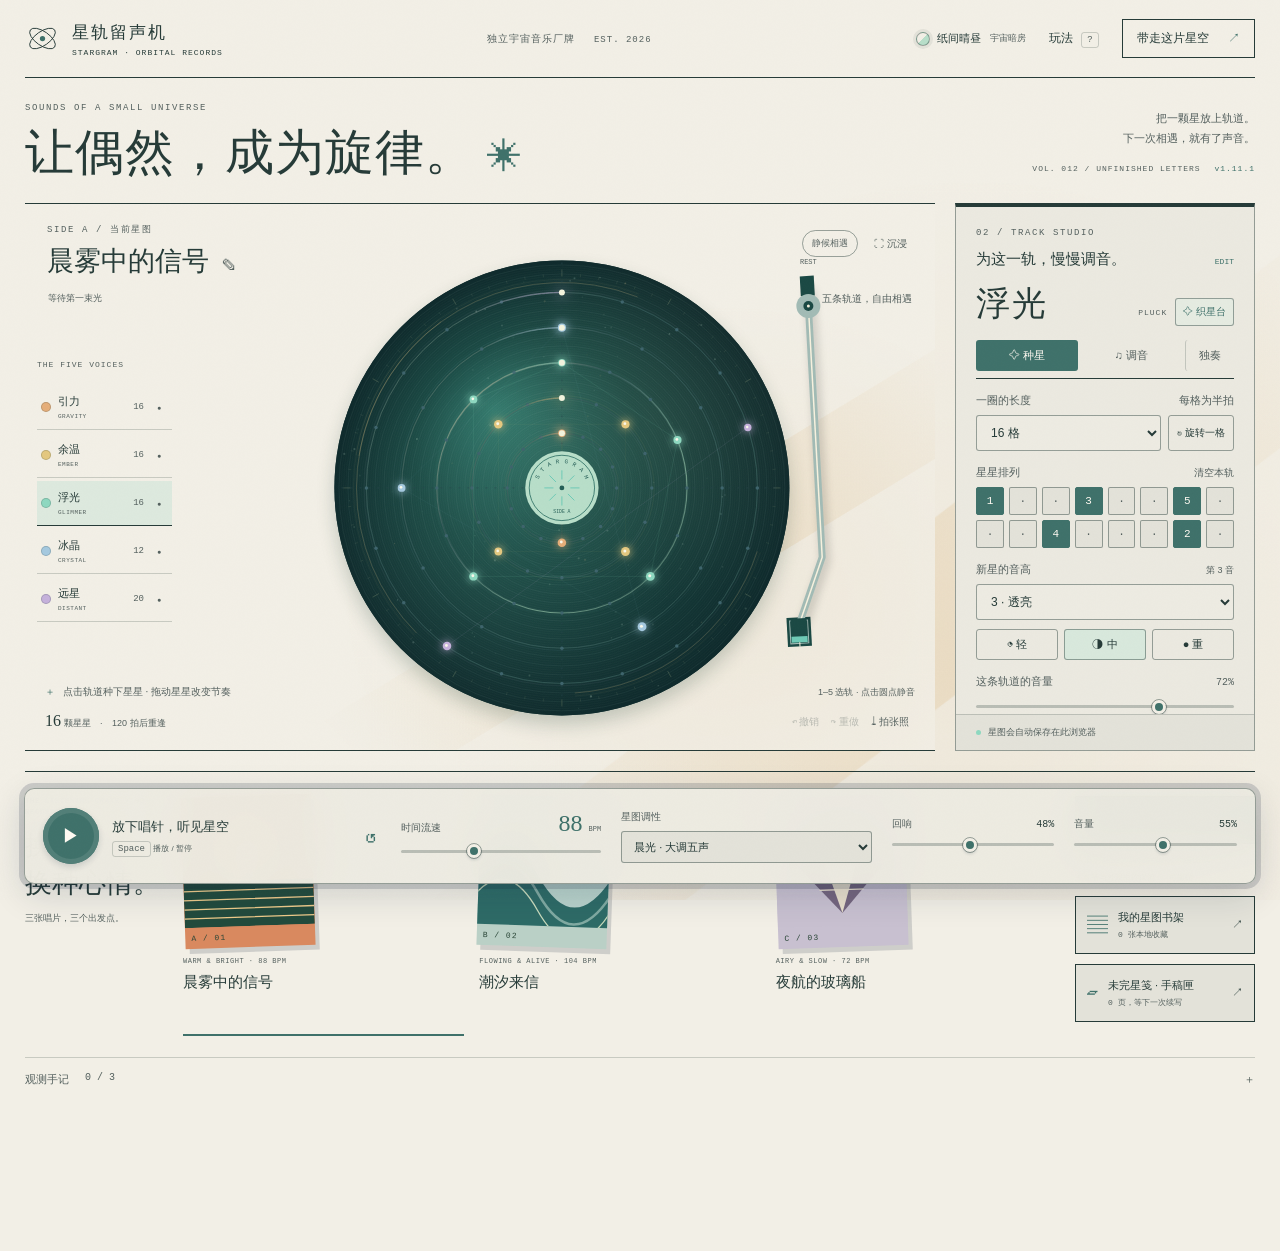
<file: index.html>
<!doctype html>
<html lang="zh-CN">
<head>
  <meta charset="UTF-8">
  <meta name="viewport" content="width=device-width, initial-scale=1.0">
  <meta name="theme-color" content="#f2efe6">
  <meta name="description" content="点亮星星，让轨道替你作曲。一台可以离线使用的星空音乐玩具。">
  <title>星轨留声机 · STARGRAM</title>
  <script>
/* Composable, offline art direction. No musical state or DOM is read here. */
(function (root) {
  'use strict';
  const skies = {
    zodiac:{name:'黄道晨光',tag:'ZODIACAL LIGHT',hint:'尘埃把日光散成一道温暖的斜束。',base:'#f2efe6',ink:'#263b38',colors:['#d7a75f','#d9b98a'],light:true},
    moon:{name:'月海银尘',tag:'LUNAR MARIA',hint:'银灰底片上，留下环形山与月海的印记。',base:'#e9eaf0',ink:'#303b50',colors:['#8d9bb1','#b5bbcb'],light:true},
    deep:{name:'银河远岸',tag:'DEEP FIELD',hint:'墨蓝深处，一条星尘带缓慢展开。',base:'#111a29',ink:'#e2e7ef',colors:['#526aa4','#b0959b'],light:false},
    rosette:{name:'玫瑰星云',tag:'ROSETTE / NGC 2237',hint:'环状云气、暗尘与一抹洋红的余光。',base:'#211724',ink:'#f1e2ed',colors:['#bd4b79','#795896'],light:false},
    pleiades:{name:'昴宿蓝雾',tag:'PLEIADES / M45',hint:'亮星照过尘埃，蓝色云丝在星间散开。',base:'#131e30',ink:'#dfebf7',colors:['#4f8cca','#7c7ab2'],light:false},
    aurora:{name:'极光帷幕',tag:'AURORAL CURTAINS',hint:'青绿与紫色的光带，像被风提起的帷幕。',base:'#102323',ink:'#e0eee7',colors:['#49b49a','#9270b6'],light:false}
  };
  const spectra = {
    hydrogen:{name:'氢红',tag:'Hα',hue:'#df7397',dark:'#8e3457',light:'#edb0c4'},
    oxygen:{name:'氧青',tag:'[O III]',hue:'#6ecab6',dark:'#286b60',light:'#b8dec9'},
    sodium:{name:'钠金',tag:'Na',hue:'#dfba70',dark:'#7c6132',light:'#e7d09b'},
    ice:{name:'星蓝',tag:'REFLECTION',hue:'#88b9e1',dark:'#365c83',light:'#c0d9ea'},
    copper:{name:'日珥橘',tag:'SOLAR',hue:'#e6a06d',dark:'#884e33',light:'#edd0aa'}
  };
  const discs = {
    rings:{name:'土星环纹',tag:'RINGS',hint:'密集同心唱纹，像一圈圈被刻下的时间。'},
    atlas:{name:'航海星图',tag:'ATLAS',hint:'经纬、方位与刻度，让唱片成为一件测绘仪器。'},
    diffraction:{name:'衍射星芒',tag:'DIFFRACTION',hint:'四向光芒与细十字，取意于星野影像中的亮星。'},
    craters:{name:'月面拓印',tag:'CRATERS',hint:'浅浅的坑缘与弧面，在胶片上留下银版的触感。'}
  };
  const types = {
    book:{name:'星图书页',tag:'SERIF',hint:'宋体题签，像一本安静的天文图册。',font:'"Iowan Old Style","Palatino Linotype","STSong","SimSun",serif'},
    signal:{name:'空间站讯号',tag:'SANS',hint:'清楚、直接的无衬线，留一点太空舱的秩序。',font:'"Segoe UI","Microsoft YaHei UI","Microsoft YaHei",sans-serif'},
    field:{name:'观测手记',tag:'FIELD NOTES',hint:'楷体笔意，像观测本上亲手写下的名字。',font:'"KaiTi","STKaiti","FangSong",serif'}
  };
  const presets = {
    rosette:{name:'玫瑰里的航线',sky:'rosette',spectrum:'hydrogen',disc:'atlas',type:'book'},
    sisters:{name:'七姐妹来信',sky:'pleiades',spectrum:'ice',disc:'diffraction',type:'field'},
    polar:{name:'极地电台',sky:'aurora',spectrum:'oxygen',disc:'rings',type:'signal'},
    paper:{name:'纸间晴昼',sky:'zodiac',spectrum:'oxygen',disc:'rings',type:'book'},
    nocturne:{name:'鎏金夜航',sky:'deep',spectrum:'sodium',disc:'rings',type:'book'},
    mist:{name:'雾蓝回声',sky:'moon',spectrum:'ice',disc:'craters',type:'book'}
  };
  // Insertion order is the SG1 wire format. Never reorder existing catalog IDs.
  const catalogs = {sky:skies,spectrum:spectra,disc:discs,type:types};
  const KEY='stargram.appearance.v2', LEGACY='stargram.appearance.v1';
  const own=(o,k)=>Object.hasOwn(o,k);
  function validate(raw) {
    if (!raw || typeof raw!=='object' || Array.isArray(raw) || raw.version!==1) throw new Error('Invalid appearance');
    const result={version:1};
    for(const [key,choices] of Object.entries(catalogs)) {if(!own(raw,key)||!own(choices,raw[key]))throw new Error('Invalid '+key);result[key]=raw[key];}
    return result;
  }
  function preset(id='paper') {if(!own(presets,id))throw new Error('Unknown appearance');return validate({version:1,...presets[id]});}
  function read(storage) {
    try {
      const value=storage?.getItem(KEY);
      if(value!==null&&value!==undefined) {if(value.length>512)throw new Error('Oversized appearance');return {value:validate(JSON.parse(value)),source:'current'};}
      const old=storage?.getItem(LEGACY);if(['paper','nocturne','mist'].includes(old))return {value:preset(old),source:'legacy'};
      return {value:preset(),source:'default'};
    } catch {return {value:preset(),source:'unavailable'};}
  }
  function save(storage,raw) {const value=validate(raw);try{if(!storage)return false;storage.setItem(KEY,JSON.stringify(value));return true;}catch{return false;}}
  function code(raw) {const value=validate(raw);return 'SG1-'+Object.entries(catalogs).map(([k,c])=>Object.keys(c).indexOf(value[k])+1).join('');}
  function decode(text) {if(typeof text!=='string'||!/^SG1-[1-6][1-5][1-4][1-3]$/.test(text.trim()))throw new Error('Invalid recipe code');const n=text.trim().slice(4);return validate({version:1,...Object.fromEntries(Object.entries(catalogs).map(([k,c],i)=>[k,Object.keys(c)[Number(n[i])-1]]))});}
  function mix(a,b,t) {const rgb=h=>h.slice(1).match(/../g).map(x=>parseInt(x,16));return '#'+rgb(a).map((x,i)=>Math.round(x+(rgb(b)[i]-x)*t).toString(16).padStart(2,'0')).join('');}
  function luminance(hex) {const c=hex.slice(1).match(/../g).map(x=>parseInt(x,16)/255).map(x=>x<=.04045?x/12.92:((x+.055)/1.055)**2.4);return c[0]*.2126+c[1]*.7152+c[2]*.0722;}
  function contrast(a,b) {const x=luminance(a),y=luminance(b);return (Math.max(x,y)+.05)/(Math.min(x,y)+.05);}
  function readable(color,back,target=4.8) {const ink=contrast('#10171d',back)>contrast('#f7f5ee',back)?'#10171d':'#f7f5ee';for(let i=0;i<=20;i++){const c=mix(color,ink,i/20);if(contrast(c,back)>=target)return c;}return ink;}
  function compose(raw) {
    const r=validate(raw),s=skies[r.sky],p=spectra[r.spectrum],b=s.base,i=s.ink,a=readable(p.hue,b),button=a;
    const on=contrast('#10171d',button)>contrast('#fffaf2',button)?'#10171d':'#fffaf2';
    return {paper:b,card:mix(b,i,.035),ink:i,muted:readable(mix(b,i,.66),b,5.4),line:i+'35',border:i+'70',mint:p.light,gold:p.hue,orange:a,accent:p.hue,field:mix(b,i,.025),wash:mix(b,i,.075),selected:mix(b,p.hue,.16),button,'button-ink':on,'button-hover':mix(button,on,.1),'accent-wash':mix(b,p.hue,.10),'accent-selected':mix(b,p.hue,.20),slider:mix(b,i,.28),deck:mix(b,i,.025)+'f7',shadow:s.light?'#15233929':'#00000055',backdrop:mix(b,'#000000',.45)+'d0','loom-paper':mix(b,p.hue,.10),'loom-ink':i,'record-edge':mix(p.dark,'#07151b',.65),'record-light':mix(p.dark,p.hue,.15),'record-mid':mix(p.dark,'#07151b',.40),'record-dark':mix(p.dark,'#07151b',.76),'record-groove':p.light,'record-label':p.light,'record-label-line':p.dark,'record-label-ink':readable(p.dark,p.light),'arm-metal':mix(p.light,'#86909c',.45),'arm-light':'#f7f1de','arm-head':mix(p.dark,'#07151b',.4),'arm-tip':p.hue,serif:types[r.type].font};
  }
  function applyTo(element,raw) {const r=validate(raw),tokens=compose(r);for(const [key,value] of Object.entries(tokens))element.style.setProperty('--'+key,value);for(const key of Object.keys(catalogs))element.dataset[key]=r[key];element.style.colorScheme=skies[r.sky].light?'light':'dark';return tokens;}
  function freeze(value) {Object.values(value).forEach(v=>{if(v&&typeof v==='object')freeze(v);});return Object.freeze(value);}
  const api=freeze({KEY,LEGACY,catalogs,presets,validate,preset,read,save,code,decode,compose,applyTo,mix,contrast});
  if(typeof module==='object'&&module.exports)module.exports=api;else root.AstroAppearance=api;
})(typeof globalThis!=='undefined'?globalThis:this);

</script>
  <script>try { AstroAppearance.applyTo(document.documentElement, AstroAppearance.read(localStorage).value); } catch { AstroAppearance.applyTo(document.documentElement, AstroAppearance.preset()); }</script>
  <style>
/* Stargram — a composable cosmic darkroom and editable score paper. */
:root { --serif:"Iowan Old Style","Palatino Linotype","STSong","SimSun",serif; --sans:"Segoe UI","Microsoft YaHei UI","Microsoft YaHei",sans-serif; --mono:"Cascadia Mono","Consolas",monospace; font-family:var(--sans); font-synthesis:none; }
:root { color-scheme:light; --paper:#f2efe6; --card:#faf8f1; --ink:#203f35; --muted:#5f705f; --line:#263f3530; --border:#76816b70; --mint:#c4d9ba; --gold:#b29a67; --orange:#bc5535; --accent:#8ed8c0; --field:#fffdf6; --wash:#e9ecdf; --selected:#dce5d2; --button:#274b3b; --button-ink:#f6f2df; --button-hover:#41654a; --accent-wash:#f4e5d6; --accent-selected:#e5d6af; --slider:#bbc5b1; --deck:#fbf9f0f5; --shadow:#203f3524; --backdrop:#142e29b5; --loom-paper:#e1dfc5; --loom-ink:#34543f; --record-edge:#15392f; --record-light:#305b48; --record-mid:#173f34; --record-dark:#0b2d27; --record-groove:#a8b18a; --record-label:#d9d8b3; --record-label-line:#9ca679; --record-label-ink:#315341; --arm-metal:#b4b7a1; --arm-light:#f7f1de; --arm-head:#264b3a; --arm-tip:#bc764d; }
* { box-sizing:border-box; }
html { scroll-padding-bottom:130px; background-color:var(--paper); background-image:var(--sky-art,none); background-size:cover; background-attachment:fixed; }
html:has(dialog[open]) { overflow:hidden; }
body { margin:0 auto; padding:0 40px 150px; max-width:1600px; color:var(--ink); background:transparent; font-size:13px; }
body::before { content:""; position:fixed; inset:0; z-index:50; opacity:.025; pointer-events:none; background-image:url("data:image/svg+xml,%3Csvg xmlns='http://www.w3.org/2000/svg' width='160' height='160'%3E%3Cfilter id='n'%3E%3CfeTurbulence type='fractalNoise' baseFrequency='.75' numOctaves='3' stitchTiles='stitch'/%3E%3C/filter%3E%3Cpath filter='url(%23n)' opacity='.6' d='M0 0h160v160H0z'/%3E%3C/svg%3E"); }
button,input,select { font:inherit; }
button { color:inherit; border:0; background:none; cursor:pointer; }
button,a,select { transition:background .18s,color .18s,border-color .18s,transform .18s; }
button:disabled { opacity:.35; cursor:default; }
button:active:not(:disabled) { transform:translateY(1px); }
button,a,input,select { touch-action:manipulation; }
:where(button,a,input,select,summary,canvas):focus-visible { outline:2px solid var(--orange); outline-offset:4px; }
a { color:inherit; text-decoration:none; }
h1,h2,p { margin:0; }
kbd { font:9px var(--mono); color:var(--muted); padding:2px 5px; border:1px solid var(--line); border-radius:3px; }
select { min-width:0; color:var(--ink); border:1px solid var(--border); border-radius:3px; padding:9px 10px; background:var(--field); cursor:pointer; }
select:hover,input[type=text]:hover { border-color:var(--ink); }
input[type=text] { width:100%; min-width:0; padding:13px 14px; color:var(--ink); background:var(--field); border:1px solid var(--border); border-radius:3px; }
input[type=range] { appearance:none; -webkit-appearance:none; width:100%; height:22px; display:block; margin:3px 0 0; background:transparent; cursor:pointer; }
input[type=range]::-webkit-slider-runnable-track { height:3px; background:var(--slider); border-radius:3px; }
input[type=range]::-webkit-slider-thumb { appearance:none; -webkit-appearance:none; width:14px; height:14px; margin-top:-5.5px; background:var(--button); border:3px solid var(--paper); outline:1px solid var(--border); border-radius:50%; box-shadow:0 2px 3px var(--shadow); }
input[type=range]::-moz-range-track { height:3px; background:var(--slider); }
input[type=range]::-moz-range-thumb { width:10px; height:10px; background:var(--button); border:2px solid var(--paper); border-radius:50%; }
.eyebrow { font:9px/1.5 var(--mono); letter-spacing:1.6px; color:var(--muted); }
.masthead { height:78px; border-bottom:1px solid var(--ink); display:flex; align-items:center; justify-content:space-between; gap:20px; }
.brand { display:flex; gap:12px; align-items:center; white-space:nowrap; }
.brand svg { width:35px; height:35px; stroke:var(--ink); stroke-width:1; fill:none; }
.brand svg circle { fill:var(--orange); stroke:none; }
.brand>span { font:600 17px var(--sans); letter-spacing:2px; }
.brand small { display:block; font:8px var(--mono); letter-spacing:1px; margin-top:4px; }
.header-note { font-size:10px; color:var(--muted); letter-spacing:1px; }
.header-note span { font:9px var(--mono); margin-left:15px; }
.header-actions { display:flex; align-items:center; gap:23px; }
.theme-launch { display:flex; align-items:center; gap:7px; font-size:11px; padding:8px 0; }
.theme-launch>i { width:14px; height:14px; border-radius:50%; border:1px solid var(--border); background:linear-gradient(135deg,var(--paper) 50%,var(--record-label) 50%); box-shadow:0 0 0 3px var(--wash); }
.theme-launch-label { color:var(--muted); font-size:9px; padding-left:2px; }
.theme-launch:hover { color:var(--orange); }
.quiet { padding:9px 0; font-size:12px; }
.quiet kbd { margin-left:5px; }
.outline { border:1px solid var(--border); border-radius:3px; padding:10px 14px; font-size:12px; }
.outline:hover { background:var(--wash); border-color:var(--ink); }
.header-actions .outline { border-color:var(--ink); border-radius:0; }
.header-actions .outline span { margin-left:16px; color:var(--orange); }
.studio-intro { display:flex; justify-content:space-between; gap:25px; align-items:center; padding:24px 0 21px; }
.studio-intro h1 { font:400 clamp(35px,4.1vw,64px)/1.2 var(--serif); letter-spacing:1px; margin-top:8px; white-space:nowrap; }
.studio-intro h1 span { color:var(--ink); }
.studio-intro h1 i { display:inline-block; color:var(--orange); font:44px var(--sans); vertical-align:middle; margin-left:24px; }
.studio-note { text-align:right; flex-shrink:0; }
.studio-note p { font-size:11px; line-height:1.8; color:var(--muted); }
.edition { font:8px/1.7 var(--mono); letter-spacing:1px; margin-top:13px; color:var(--muted); }
.edition b { color:var(--orange); font-weight:400; margin-left:8px; }
.workspace { display:grid; grid-template-columns:minmax(0,1fr) 318px; grid-template-areas:"stage inspector" "library library"; gap:28px; align-items:start; }
.observatory { grid-area:stage; position:relative; display:grid; grid-template-rows:112px minmax(0,1fr) auto; height:clamp(500px,calc(100svh - 352px),720px); min-width:0; overflow:hidden; border-top:1px solid var(--ink); border-bottom:1px solid var(--ink); background:var(--paper); }
#universe { position:absolute; inset:0; display:block; height:100%; width:100%; cursor:crosshair; touch-action:none; }
.stage-heading { position:absolute; top:20px; left:22px; right:22px; z-index:2; display:flex; justify-content:space-between; gap:14px; align-items:start; pointer-events:none; }
.scene-title-row { display:flex; gap:10px; align-items:baseline; min-width:0; }
.scene-title-row h2 { font:400 27px/1.4 var(--serif); margin-top:5px; max-width:440px; white-space:nowrap; overflow:hidden; text-overflow:ellipsis; }
.scene-title-row button { pointer-events:auto; padding:7px 3px; font-size:15px; color:var(--muted); }
.stage-actions { display:flex; gap:10px; align-items:center; pointer-events:auto; padding-top:6px; }
.live-label { border:1px solid var(--border); padding:6px 9px; border-radius:20px; font-size:9px; color:var(--muted); white-space:nowrap; }
.live-label.playing { background:var(--button); border-color:var(--ink); color:var(--button-ink); }
.performance-line { position:absolute; z-index:1; top:88px; left:23px; right:23px; display:flex; justify-content:space-between; gap:12px; pointer-events:none; font:9px var(--mono); color:var(--muted); }
.performance-line>span:last-child { font:10px var(--sans); }
.stage-voices { position:relative; grid-row:2; align-self:center; margin:6px 0 12px 20px; width:153px; z-index:2; }
.stage-voices>.eyebrow { font-size:8px; letter-spacing:1px; margin-bottom:14px; }
.tracks { display:flex; flex-direction:column; gap:3px; }
.track-row { display:grid; grid-template-columns:minmax(0,1fr) 24px; min-width:0; border-bottom:1px solid var(--line); }
.track-select { min-width:0; display:flex; align-items:center; gap:10px; text-align:left; padding:9px 4px; }
.track-circle { position:relative; width:10px; height:10px; border-radius:50%; background:var(--track); border:1px solid var(--line); flex-shrink:0; }
.track-name { font-size:12px; color:var(--ink); }
.track-name small { display:block; margin-top:4px; font:7px var(--mono); letter-spacing:.5px; color:var(--muted); }
.track-length { font:9px var(--mono); margin-left:auto; color:var(--muted); }
.mute-button { align-self:center; border-radius:50%; width:22px; height:22px; font-size:7px; padding:0; color:var(--muted); }
.mute-button:hover { background:var(--selected); }
.track-row.selected { border-color:var(--ink); background:var(--selected); }
.track-row.selected .track-name { font-weight:600; }
.track-row.muted .track-select { opacity:.36; }
.track-row.solo { box-shadow:inset 3px 0 var(--orange); }
.stage-voices>p { font-size:9px; line-height:1.9; margin-top:15px; color:var(--muted); }
.record-stamp { position:absolute; z-index:1; top:155px; right:24px; width:80px; height:80px; padding-top:16px; border:1px solid var(--line); border-radius:50%; text-align:center; color:var(--orange); font:8px/1.5 var(--mono); letter-spacing:1px; transform:rotate(12deg); pointer-events:none; }
.record-stamp>span { display:block; font:17px var(--sans); line-height:1.2; }
.stage-footer { position:relative; grid-row:3; z-index:2; margin:0 20px; padding:12px 0 14px; }
.stage-instructions { display:flex; justify-content:space-between; align-items:baseline; gap:6px 18px; flex-wrap:wrap; }
.stage-hint { font-size:10px; line-height:1.7; color:var(--muted); pointer-events:none; }
.stage-shortcuts { font-size:9px; line-height:1.7; color:var(--muted); }
.stage-hint span { color:var(--orange); margin-right:5px; }
.stage-bottom { display:flex; justify-content:space-between; align-items:center; gap:8px 10px; flex-wrap:wrap; margin-top:7px; font-size:9px; line-height:1.7; color:var(--muted); }
.stage-history { display:flex; flex-shrink:0; margin-left:auto; }
.stage-bottom b { font:16px var(--serif); color:var(--ink); }
.stage-bottom i { font-style:normal; padding:0 7px; }
.tiny { font-size:10px; color:var(--muted); padding:6px; white-space:nowrap; border-radius:3px; }
.tiny:hover { background:var(--selected); }
.canvas-tooltip { position:absolute; z-index:5; pointer-events:none; color:var(--button-ink); background:var(--button); font-size:11px; padding:10px 13px; border:1px solid var(--accent); border-radius:3px; white-space:nowrap; }
.inspector { grid-area:inspector; min-width:0; height:clamp(500px,calc(100svh - 352px),720px); padding:0; display:flex; flex-direction:column; border:1px solid var(--border); border-top:4px solid var(--ink); background:var(--card); overflow:hidden; }
.inspector-body { min-height:0; overflow-y:auto; padding:20px 20px 12px; flex:1; scrollbar-width:thin; scrollbar-color:var(--line) transparent; }
.inspector-title { display:flex; align-items:baseline; justify-content:space-between; gap:10px; margin:9px 0 15px; }
.inspector-title h2 { font:400 15px var(--serif); }
.inspector-title>span { font:8px var(--mono); color:var(--orange); }
.editor-heading { display:flex; align-items:baseline; gap:8px; }
.editor-heading>span:first-child { font:400 34px/1.2 var(--serif); letter-spacing:2px; }
.editor-voice { margin-left:auto; font:8px var(--mono); letter-spacing:1px; color:var(--muted); }
.loom-launch { border:1px solid var(--border); color:var(--orange); padding:6px 7px; font-size:10px; white-space:nowrap; background:var(--accent-wash); border-radius:3px; }
.loom-launch:hover { background:var(--accent-wash); }
.edit-modes { display:flex; gap:3px; border-bottom:1px solid var(--ink); padding-bottom:7px; margin:14px 0 0; }
.edit-modes button { flex:1; padding:8px 4px; font-size:11px; color:var(--muted); border-radius:3px; }
.edit-modes .active { color:var(--button-ink); background:var(--button); }
.edit-modes #soloBtn { flex:0 0 auto; padding-left:13px; padding-right:13px; border-left:1px solid var(--line); }
.edit-modes #soloBtn.active { color:var(--ink); background:var(--accent-selected); }
.control-label { display:flex; justify-content:space-between; align-items:baseline; gap:8px; font-size:11px; margin:14px 0 7px; color:var(--muted); }
.control-label>span:last-child:not(:first-child) { font-size:9px; color:var(--muted); }
.orbit-settings { display:flex; gap:7px; }
.orbit-settings select { flex:1; font-size:12px; }
.orbit-settings .outline { padding:8px; font-size:10px; }
.text-button { color:var(--muted); font-size:10px; padding:0; }
.text-button:hover { color:var(--orange); }
.steps { display:grid; grid-template-columns:repeat(8,minmax(0,1fr)); gap:5px; }
.step { min-width:0; aspect-ratio:1; min-height:27px; padding:0; border:1px solid var(--border); background:var(--wash); font:11px var(--mono); color:var(--muted); border-radius:2px; }
.step.on { color:var(--button-ink); background:var(--button); border-color:var(--button); }
.step:hover { border-color:var(--orange); }
.step.accent-soft { opacity:.6; }
.step.accent-strong { box-shadow:inset 0 -3px var(--gold); }
.step.focused,.step.current { outline:2px solid var(--orange); outline-offset:1px; }
#pitchSelect { width:100%; font-size:12px; }
.accent-control { display:flex; gap:6px; margin-top:9px; }
.accent-control button { flex:1; padding:7px 3px; border:1px solid var(--border); font-size:11px; border-radius:3px; }
.accent-control .active { background:var(--accent-selected); border-color:var(--border); }
.orbit-editor output { font:10px var(--mono); color:var(--muted); }
.editor-tip { font-size:10px; color:var(--muted); line-height:1.8; margin-top:10px; }
.save-note { display:flex; width:100%; align-items:center; gap:7px; flex-shrink:0; margin-top:0; padding:11px 20px; border-top:1px solid var(--line); color:var(--muted); background:var(--wash); font-size:9px; }
.status-dot { display:inline-block; width:5px; height:5px; border-radius:50%; background:var(--accent); flex-shrink:0; }
.library { grid-area:library; display:grid; grid-template-columns:165px minmax(0,1fr) 205px; gap:24px; padding:24px 0 0; border-top:1px solid var(--ink); }
.library-heading .eyebrow { font-size:7px; letter-spacing:.8px; }
.library-heading h2 { font:400 27px/1.4 var(--serif); margin-top:10px; }
.library-heading p { font-size:9px; color:var(--muted); margin-top:9px; }
.presets { display:flex; gap:15px; min-width:0; }
.preset { display:flex; flex:1; min-width:0; gap:12px; padding:0; text-align:left; align-items:center; border-bottom:2px solid transparent; padding-bottom:14px; }
.preset:hover .preset-art { transform:translateY(-5px) rotate(-3deg); }
.preset.active { border-bottom-color:var(--orange); }
.preset-art { display:block; position:relative; flex-shrink:0; width:85px; height:110px; box-shadow:4px 5px var(--shadow); transform:rotate(-2deg); transition:transform .25s; background:#d9895f; padding-bottom:25px; }
.preset-art.tide { background:#bad0c6; transform:rotate(2deg); }
.preset-art.glass { background:#c8c0d0; }
.preset-art svg { width:85px; height:85px; display:block; }
.preset-art em { display:block; font:8px var(--mono); letter-spacing:1px; padding:8px; color:#294536; }
.preset strong { display:block; font:400 16px/1.45 var(--serif); margin-top:7px; }
.preset small { display:block; font:7px/1.7 var(--mono); color:var(--muted); letter-spacing:.5px; }
.preset-caption { display:block; font-size:9px; color:var(--muted); margin-top:7px; line-height:1.7; }
.preset-arrow { display:none; }
.library-actions { display:flex; flex-direction:column; gap:10px; justify-content:center; padding-bottom:14px; }
.wander-launch { min-width:0; flex:1; }
.wander-status { margin-top:8px; color:var(--ink); font:9px/1.8 var(--mono); overflow-wrap:anywhere; }
.wander-volume { display:block; margin-top:3px; color:var(--muted); font:8px/1.8 var(--mono); }
.random-button,.shelf-button { display:flex; align-items:center; width:100%; gap:10px; font-size:11px; padding:13px 11px; border:1px solid var(--ink); text-align:left; }
.random-button { background:var(--button); color:var(--button-ink); }
.random-button>span:first-child { color:var(--gold); font-size:17px; }
.random-button:hover { background:var(--button-hover); }
.random-button>span:last-child,.shelf-button>span:last-child { margin-left:auto; }
.shelf-button { background:var(--wash); }
.shelf-button>span:first-child { font-size:21px; color:var(--orange); }
.shelf-button small { display:block; font:8px var(--mono); color:var(--muted); margin-top:4px; }
.shelf-button:hover { background:var(--selected); }
.field-notes { grid-column:1/-1; border-top:1px solid var(--line); margin-top:3px; color:var(--muted); }
.field-notes summary { display:flex; cursor:pointer; list-style:none; font-size:11px; padding:14px 0; gap:16px; }
.field-notes summary::-webkit-details-marker { display:none; }
.field-notes summary>span { font:10px var(--mono); }
.field-notes summary i { margin-left:auto; font-style:normal; }
.field-notes[open] summary i { transform:rotate(45deg); }
.discoveries { display:flex; gap:30px; }
.discovery { display:flex; gap:8px; align-items:center; font-size:10px; }
.discovery>span { font:8px var(--mono); color:var(--muted); }
.discovery b { font-weight:400; color:var(--muted); }
.discovery.done { color:var(--ink); }
.discovery.done b { color:var(--orange); }
.field-notes p { font-size:10px; color:var(--muted); padding:10px 0 15px; }
.transport { position:fixed; bottom:16px; left:50%; transform:translateX(-50%); z-index:10; width:min(1450px,calc(100% - 48px)); display:grid; grid-template-columns:minmax(235px,1.35fr) minmax(130px,.8fr) minmax(170px,1fr) minmax(95px,.65fr) minmax(95px,.65fr); gap:27px; align-items:center; padding:16px 22px; min-height:96px; background:var(--deck); backdrop-filter:blur(18px); border:1px solid var(--border); border-radius:10px; box-shadow:0 10px 35px var(--shadow),0 0 0 5px var(--shadow); }
.playback { display:flex; align-items:center; gap:13px; }
.play-button { flex-shrink:0; width:56px; height:56px; border-radius:50%; background:var(--button); color:var(--button-ink); display:grid; place-items:center; font-size:18px; box-shadow:inset 0 0 0 5px var(--button-hover),0 3px 6px var(--shadow); }
.play-button:hover { background:var(--orange); box-shadow:inset 0 0 0 5px var(--orange); }
.play-copy strong { display:block; font:400 15px var(--serif); }
.play-copy small { display:block; font-size:8px; color:var(--muted); margin-top:7px; white-space:nowrap; }
.restart { margin-left:auto; font-size:23px; color:var(--orange); padding:4px; }
.transport label { display:flex; justify-content:space-between; align-items:baseline; gap:7px; font-size:10px; color:var(--muted); }
.transport output { font:24px var(--serif); color:var(--orange); }
.transport output small { font:7px var(--mono); color:var(--muted); }
.transport .space-control output,.transport .volume-control output { font:10px var(--mono); color:var(--ink); }
.scale-control select { width:100%; margin-top:7px; font-size:11px; padding:8px; background:var(--wash); border-color:var(--border); }
.toast { position:fixed; z-index:30; bottom:135px; left:50%; transform:translate(-50%,8px); opacity:0; pointer-events:none; color:var(--button-ink); background:var(--button); padding:13px 22px; border-radius:3px; box-shadow:0 5px 20px var(--shadow); max-width:90vw; font-size:12px; text-align:center; transition:opacity .2s,transform .2s; }
.toast.visible { opacity:1; transform:translate(-50%,0); }
dialog { color:var(--ink); background:var(--paper); border:1px solid var(--ink); border-radius:4px; padding:35px; width:580px; max-width:calc(100vw - 28px); max-height:90svh; overflow:auto; scrollbar-width:thin; scrollbar-color:var(--border) transparent; box-shadow:9px 9px 0 var(--shadow),0 30px 90px var(--shadow); }
dialog::backdrop { background:var(--backdrop); backdrop-filter:blur(6px); }
dialog>.eyebrow { color:var(--orange); }
.dialog-close { position:absolute; top:12px; right:14px; display:grid; place-items:center; width:32px; height:32px; padding:0; line-height:0; color:var(--ink); border:1px solid var(--line); border-radius:50%; }
.dialog-close>svg { display:block; width:18px; height:18px; pointer-events:none; }
.dialog-close:hover { background:var(--wash); }
dialog h2 { font:400 32px/1.5 var(--serif); margin:18px 0 12px; letter-spacing:1px; }
.dialog-intro { color:var(--muted); font-size:12px; line-height:1.9; }
.primary { background:var(--button); color:var(--button-ink); padding:13px 18px; border:1px solid var(--ink); border-radius:3px; }
.primary:hover { background:var(--button-hover); border-color:var(--button-hover); }
.wide { width:100%; }
#renameForm>.primary { margin-top:20px; }
#titleInput { font-family:var(--serif); font-size:20px; }
.guide { list-style:none; counter-reset:guide; padding:0; margin:25px 0; }
.guide li { position:relative; counter-increment:guide; padding:0 0 22px 45px; font-size:12px; line-height:1.9; color:var(--muted); }
.guide li::before { content:counter(guide,decimal-leading-zero); position:absolute; left:0; top:0; font:22px var(--serif); color:var(--orange); }
.guide b { display:block; font:400 19px var(--serif); color:var(--ink); margin-bottom:7px; }
.shortcut-row { display:flex; gap:12px; flex-wrap:wrap; font-size:10px; }
.shortcut-row kbd { margin-right:5px; }
.fine-print { color:var(--muted); font-size:10px; line-height:1.9; margin:22px 0; }
#exportDialog { width:750px; }
.darkroom { width:1080px; padding:30px; max-height:92svh; }
.darkroom-title { display:flex; align-items:center; justify-content:space-between; gap:20px; }
.darkroom-title h2 { margin:13px 0 7px; font-size:32px; }
.darkroom-title>span { font:8px/1.8 var(--mono); color:var(--muted); text-align:right; white-space:nowrap; padding-right:20px; }
.darkroom-title b { font:23px var(--serif); color:var(--orange); }
.darkroom-layout { display:grid; grid-template-columns:minmax(0,.92fr) minmax(0,1.08fr); gap:30px; margin-top:22px; }
.darkroom-preview { min-width:0; position:sticky; top:0; align-self:start; padding:14px; border:1px solid var(--border); background:var(--card); box-shadow:5px 5px var(--shadow); }
.darkroom-view { position:relative; border:1px solid var(--line); overflow:hidden; }
#darkroomCanvas { display:block; width:100%; aspect-ratio:4/3; }
.preview-corner { position:absolute; z-index:1; left:9px; top:7px; font:6px var(--mono); letter-spacing:1px; color:var(--muted); pointer-events:none; }
.recipe-type-sample { font:23px/1.6 var(--serif); margin:16px 2px 5px; }
.darkroom-caption { color:var(--muted); font-size:10px; line-height:1.8; min-height:18px; }
.recipe-number { display:flex; align-items:center; gap:10px; margin-top:17px; padding-top:12px; border-top:1px solid var(--line); }
.recipe-number>label { font-size:10px; color:var(--muted); white-space:nowrap; }
#recipeCode { width:100px; min-width:0; padding:5px 3px; border:0; color:var(--ink); background:transparent; font:12px var(--mono); }
.recipe-number>button { margin-left:auto; white-space:nowrap; font-size:10px; }
.darkroom-tools { display:flex; flex-wrap:wrap; gap:7px 14px; margin:14px 0 2px; }
.darkroom-tools button { font-size:10px; padding:7px 0; color:var(--muted); }
.darkroom-tools button:last-child { margin-left:auto; color:var(--orange); }
.darkroom-tools button:hover { color:var(--orange); }
.darkroom-footnote { color:var(--muted); font-size:8px; line-height:1.8; margin-top:7px; }
.darkroom-controls { min-width:0; }
.appearance-tabs { display:grid; grid-template-columns:repeat(4,minmax(0,1fr)); border-bottom:1px solid var(--border); gap:3px; }
.appearance-tabs button { padding:11px 1px; font-size:12px; white-space:nowrap; border-bottom:2px solid transparent; color:var(--muted); }
.appearance-tabs small { font:8px var(--mono); margin-left:4px; }
.appearance-tabs [aria-selected=true] { color:var(--ink); border-bottom-color:var(--orange); }
.appearance-description { min-height:77px; padding:14px 0 12px; }
.appearance-description strong { font:400 18px var(--serif); }
.appearance-description p { font-size:10px; color:var(--muted); line-height:1.8; margin-top:5px; }
.recipe-options { display:grid; grid-template-columns:1fr 1fr; gap:11px; }
.recipe-options[hidden] { display:none; }
.recipe-option { min-width:0; display:block; position:relative; text-align:left; padding:0 0 10px; border:1px solid var(--line); background:var(--card); overflow:hidden; }
.recipe-option:hover { border-color:var(--orange); }
.recipe-option[aria-pressed=true] { border-color:var(--orange); box-shadow:inset 0 0 0 1px var(--orange); }
.recipe-art { display:flex; align-items:center; justify-content:center; height:66px; background:var(--wash); color:var(--ink); border-bottom:1px solid var(--line); font:38px var(--serif); overflow:hidden; }
.recipe-art canvas { width:100%; height:100%; object-fit:cover; }
.recipe-option strong { display:block; font-size:12px; font-weight:400; margin:9px 11px 4px; }
.recipe-option small { display:block; font:7px var(--mono); color:var(--muted); margin:0 11px; letter-spacing:.5px; }
.recipe-option>i { display:none; position:absolute; right:10px; bottom:13px; font:12px var(--sans); color:var(--orange); }
.recipe-option[aria-pressed=true]>i { display:block; }
[class*="spectrum-"].recipe-art { background:linear-gradient(125deg,var(--sample),var(--sample-light)); color:#14252c; font:14px var(--mono); text-shadow:0 1px #ffffff50; }
.disc-rings { background:repeating-radial-gradient(circle,var(--wash) 0 5px,var(--line) 5px 6px); }
.disc-atlas { background:linear-gradient(90deg,transparent 49.7%,var(--line) 50%,transparent 50.3%),linear-gradient(transparent 49.7%,var(--line) 50%,transparent 50.3%),var(--wash); }
.disc-diffraction { font-size:64px; }
.disc-craters { background:radial-gradient(circle at 20% 10%,var(--line) 0 12%,transparent 12.5%),radial-gradient(circle at 72% 80%,var(--line) 0 20%,transparent 20.5%),var(--wash); }
.recipe-starts,.recipe-import { margin-top:16px; border-top:1px solid var(--line); padding-top:12px; }
.recipe-starts summary,.recipe-import summary { cursor:pointer; font-size:11px; color:var(--muted); line-height:1.8; }
.recipe-starts summary>span { float:right; font:9px var(--mono); }
.recipe-presets { display:flex; flex-wrap:wrap; gap:7px; padding-top:12px; }
.recipe-presets button { font-size:10px; border:1px solid var(--line); padding:8px 10px; background:var(--card); }
.recipe-presets [aria-pressed=true] { border-color:var(--orange); color:var(--orange); }
.recipe-import form { margin-top:12px; }
.recipe-import label { display:block; font-size:10px; color:var(--muted); margin-bottom:7px; }
.recipe-import form>div { display:flex; gap:9px; }
.recipe-import input { font:12px var(--mono); }
.recipe-import button { flex-shrink:0; }
.darkroom-footer { position:sticky; bottom:-30px; display:flex; align-items:center; justify-content:space-between; gap:16px; margin:22px -1px -1px; padding:15px 0 0; background:var(--paper); border-top:1px solid var(--line); }
.darkroom-footer p { color:var(--muted); font-size:10px; line-height:1.8; }
.darkroom-footer button { white-space:nowrap; font-size:12px; flex-shrink:0; }
.export-options { display:grid; grid-template-columns:1fr 1fr; gap:12px; margin-top:25px; }
.export-options>button { position:relative; text-align:left; border:1px solid var(--border); padding:22px 17px; min-width:0; background:var(--card); }
.export-options>button:hover { background:var(--selected); border-color:var(--ink); transform:translateY(-3px); }
.export-icon { display:block; font:38px/1 var(--serif); color:var(--orange); margin-bottom:24px; }
.export-options strong { display:block; font:400 19px var(--serif); }
.export-options small { display:block; font-size:9px; line-height:1.8; color:var(--muted); margin-top:7px; }
.export-options b { position:absolute; right:18px; top:21px; font-size:22px; font-weight:400; color:var(--ink); }
.import-row { display:flex; justify-content:space-between; gap:12px; align-items:center; margin-top:23px; font-size:11px; color:var(--muted); }
.shelf-dialog { width:950px; }
.shelf-save { padding:18px; margin:24px 0 18px; border:1px solid var(--line); background:var(--wash); }
.shelf-save .control-label { margin:0 0 10px; }
.shelf-save>div { display:flex; gap:10px; }
.shelf-save .primary { white-space:nowrap; font-size:12px; }
.shelf-meta { display:flex; justify-content:space-between; gap:12px; font-size:10px; color:var(--muted); }
.shelf-feedback { min-height:20px; font-size:11px; color:var(--muted); margin:14px 0; line-height:1.8; }
.shelf-undo { display:flex; justify-content:space-between; gap:10px; padding:12px; border:1px dashed var(--orange); margin:12px 0; font-size:11px; color:var(--orange); }
.shelf-undo[hidden] { display:none; }
.shelf-grid { display:grid; grid-template-columns:repeat(3,minmax(0,1fr)); gap:20px; counter-reset:record; }
.shelf-card { min-width:0; position:relative; background:var(--card); border:1px solid var(--border); box-shadow:4px 5px var(--shadow); }
.shelf-card::before { counter-increment:record; content:counter(record,decimal-leading-zero); position:absolute; top:10px; left:12px; z-index:1; font:10px var(--mono); color:var(--ink); pointer-events:none; }
.shelf-open { display:block; width:100%; text-align:left; padding:0 0 14px; }
.shelf-open:hover { background:var(--selected); }
.shelf-open canvas { display:block; width:100%; aspect-ratio:28/15; border-bottom:1px solid var(--line); }
.shelf-open strong { display:block; padding:15px 14px 0; overflow:hidden; text-overflow:ellipsis; white-space:nowrap; font:400 18px var(--serif); }
.shelf-open small { display:block; padding:8px 14px 0; font-size:9px; color:var(--muted); }
.shelf-card-footer { padding:0 14px 14px; display:flex; justify-content:space-between; gap:8px; font:9px var(--mono); color:var(--muted); }
.shelf-empty { grid-column:1/-1; text-align:center; border:1px dashed var(--line); padding:40px 15px; }
.shelf-empty>span { display:block; font:50px var(--serif); color:var(--orange); margin-bottom:15px; }
.shelf-empty strong { display:block; font:400 23px var(--serif); }
.shelf-empty p { font-size:11px; color:var(--muted); margin-top:12px; }
.loom-dialog { width:900px; padding:32px; }
.loom-dialog h2 { font-size:34px; margin-bottom:5px; }
.loom-notice { font-size:10px; color:var(--orange); margin-top:10px; padding-left:10px; border-left:2px solid var(--orange); line-height:1.8; }
.loom-layout { display:grid; grid-template-columns:minmax(0,1.1fr) minmax(0,1fr); gap:28px; margin-top:22px; }
.loom-paper { min-width:0; padding:16px; background:var(--loom-paper); border:1px solid var(--border); box-shadow:5px 5px var(--shadow); color:var(--loom-ink); align-self:start; }
.loom-paper-header { display:flex; justify-content:space-between; gap:8px; font:8px var(--mono); letter-spacing:1px; color:var(--muted); }
#loomCanvas { display:block; width:100%; aspect-ratio:1; }
.loom-paper-caption { display:flex; justify-content:space-between; font-size:9px; color:var(--muted); gap:8px; }
.loom-phrase { display:flex; flex-wrap:wrap; gap:6px; padding-top:12px; margin-top:13px; border-top:1px solid var(--line); min-height:29px; }
.loom-phrase span { font:11px var(--mono); min-width:16px; text-align:center; }
.loom-phrase .strong { border-bottom:2px solid var(--orange); font-weight:600; }
.loom-phrase .soft { opacity:.6; }
.loom-controls { min-width:0; }
.loom-section { display:flex; gap:10px; align-items:baseline; margin-bottom:13px; }
.loom-section>span { color:var(--orange); font:10px var(--mono); }
.loom-section strong { font:400 19px var(--serif); }
.loom-rhythm-row { display:flex; justify-content:space-between; align-items:center; gap:15px; font-size:12px; }
.loom-rhythm-row select { width:105px; font-size:12px; padding:7px; }
.loom-hint { font-size:10px; color:var(--muted); line-height:1.8; margin:5px 0 20px; }
.loom-shapes { display:grid; grid-template-columns:repeat(4,minmax(0,1fr)); gap:6px; }
.loom-shapes button { padding:8px 4px; border:1px solid var(--border); font-size:11px; border-radius:3px; color:var(--muted); }
.loom-shapes svg { width:100%; height:24px; display:block; margin-bottom:6px; fill:none; stroke:currentColor; stroke-width:1.2; }
.loom-shapes [aria-pressed=true] { color:var(--button-ink); background:var(--button); border-color:var(--ink); }
#loomRegister { width:100%; font-size:12px; }
.loom-dynamics { display:flex; gap:9px; align-items:start; font-size:11px; margin-top:18px; cursor:pointer; }
.loom-dynamics input { accent-color:var(--ink); margin:2px 0 0; width:14px; height:14px; }
.loom-dynamics small { display:block; color:var(--muted); font-size:9px; margin-top:6px; }
.loom-variants { display:flex; justify-content:space-between; gap:10px; padding-top:16px; margin-top:17px; border-top:1px solid var(--line); }
.loom-variants .text-button { font-size:11px; color:var(--orange); padding:3px 0; }
.loom-audition { display:flex; gap:15px; align-items:center; background:var(--wash); padding:14px; margin-top:23px; border:1px solid var(--border); }
.loom-audition .outline { flex-shrink:0; min-width:125px; background:var(--card); }
#loomAudioStatus { display:block; color:var(--muted); font-size:11px; line-height:1.7; }
#loomPosition { display:block; color:var(--muted); font-size:9px; line-height:1.8; margin-top:3px; }
.loom-footer { display:flex; justify-content:space-between; align-items:center; gap:15px; margin-top:19px; }
.loom-footer p { font-size:10px; color:var(--muted); line-height:1.9; }
.loom-footer .primary { font-size:12px; padding:14px 22px; white-space:nowrap; }
.loom-footer .primary span { margin-left:20px; }
.loom-dialog { width:1180px; max-height:92svh; padding:30px; }
.loom-layout { grid-template-columns:minmax(220px,.7fr) minmax(0,1.65fr); gap:24px; }
.loom-paper { position:sticky; top:0; }
.loom-workspace { min-width:0; }
.manuscript-sheet { min-width:0; border:1px solid var(--border); background:var(--card); padding:16px; }
.manuscript-heading { display:flex; justify-content:space-between; align-items:center; gap:10px; }
.manuscript-heading .eyebrow { font-size:7px; letter-spacing:1px; }
.manuscript-heading h3 { margin:7px 0 0; font:400 21px var(--serif); }
#manuscriptBadge { flex-shrink:0; font-size:9px; padding:6px 8px; color:var(--orange); background:var(--accent-wash); border:1px solid var(--line); }
.manuscript-toolbar { display:flex; align-items:center; flex-wrap:wrap; gap:8px; margin:16px 0 11px; font-size:10px; }
.manuscript-toolbar select { padding:6px 8px; font-size:11px; }
#manuscriptDiff { margin-left:auto; color:var(--muted); font-size:9px; }
.score-scroll { width:100%; overflow:auto; border:1px solid var(--border); scrollbar-width:thin; scrollbar-color:var(--border) var(--wash); }
.manuscript-grid { width:max(100%,calc(var(--ticks) * 26px + 32px)); }
.score-row { display:grid; grid-template-columns:32px repeat(var(--ticks),minmax(0,1fr)); }
.score-row>span { display:flex; align-items:center; justify-content:center; height:23px; font:8px var(--mono); color:var(--muted); border-bottom:1px solid var(--line); }
.score-row>span:first-child { position:sticky; left:0; z-index:2; background:var(--card); border-right:1px solid var(--border); }
.score-ruler>span { background:var(--wash); height:30px; }
.score-ruler>span:not(:first-child) { height:30px; }
.score-ruler button { width:100%; height:100%; padding:0; font:9px var(--mono); border-right:1px solid var(--line); }
.score-ruler button:hover { background:var(--accent-wash); color:var(--orange); }
.score-ruler [aria-pressed=true] { background:var(--button); color:var(--button-ink); }
.score-ruler .phrase-endpoint { box-shadow:inset 0 -3px var(--orange); }
.score-row.octave-break { border-bottom:1px solid var(--border); }
.score-cell { position:relative; height:23px; padding:0; border-right:1px solid var(--line); border-bottom:1px solid var(--line); background:transparent; }
.score-cell.beat-start { border-left:1px solid var(--border); }
.score-cell::before,.score-cell::after { content:""; display:none; position:absolute; border-radius:50%; left:50%; top:50%; transform:translate(-50%,-50%); }
.score-cell.original-note::after { display:block; width:11px; height:11px; border:1px solid var(--muted); opacity:.6; }
.score-cell.written { background:var(--selected); }
.score-cell.written::before { display:block; width:7px; height:7px; background:var(--button); }
.score-cell.phrase-selected { background:var(--accent-wash); }
.score-cell.phrase-first { border-left:2px solid var(--orange); }
.score-cell.phrase-last { border-right:2px solid var(--orange); }
.score-cell.phrase-selected.written::before { background:var(--orange); }
.score-cell.strong::before { width:11px; height:11px; }
.score-cell.soft::before { opacity:.55; width:5px; height:5px; }
.score-cell.sounding { box-shadow:inset 0 0 0 1px var(--orange); background:var(--accent-wash); }
.score-cell:hover { background:var(--accent-selected); }
.score-cell:focus-visible { outline:2px solid var(--orange); outline-offset:-2px; z-index:1; }
.score-hint { color:var(--muted); font-size:9px; line-height:1.8; margin-top:9px; }
.phrase-desk { margin-top:14px; padding:14px; border:1px solid var(--border); background:var(--wash); position:relative; }
.phrase-desk::before { content:""; position:absolute; top:-1px; left:14px; width:38px; height:3px; background:var(--orange); }
.phrase-heading { display:flex; justify-content:space-between; align-items:center; gap:10px; }
.phrase-heading .eyebrow { font-size:7px; letter-spacing:1px; }
.phrase-heading h4 { font:400 20px var(--serif); margin:5px 0 0; }
.phrase-heading button { font-size:10px; flex-shrink:0; }
.phrase-range-tools { display:flex; flex-wrap:wrap; justify-content:flex-end; gap:7px 12px; max-width:130px; }
.phrase-strip { display:flex; align-items:center; gap:12px; margin:11px 0 6px; border-top:1px solid var(--line); border-bottom:1px solid var(--line); }
#phraseContour { width:100%; height:58px; min-width:0; overflow:visible; }
.phrase-strip>span { font:9px/1.8 var(--mono); flex-shrink:0; white-space:nowrap; color:var(--ink); }
.phrase-line { fill:none; stroke:var(--orange); stroke-width:1; opacity:.65; }
.phrase-tick { stroke:var(--muted); stroke-width:1; }
.phrase-star { fill:var(--orange); stroke:var(--wash); stroke-width:1; }
.phrase-empty { fill:none; stroke:var(--muted); stroke-dasharray:2 7; opacity:.4; }
.phrase-hint { font-size:9px; color:var(--muted); line-height:1.8; min-height:32px; margin:6px 0 9px; }
.phrase-actions { display:grid; grid-template-columns:repeat(4,minmax(0,1fr)); gap:5px; }
.phrase-actions button { display:flex; flex-direction:column; align-items:center; justify-content:center; gap:5px; min-height:53px; padding:7px 3px; font-size:10px; border:1px solid var(--border); background:var(--card); }
.phrase-actions button>span { font:20px/1 var(--serif); color:var(--orange); }
.phrase-actions button:hover:enabled { background:var(--accent-wash); border-color:var(--orange); }
.phrase-actions button:disabled { opacity:.4; }
.phrase-status { font-size:9px; line-height:1.8; color:var(--muted); min-height:17px; margin:9px 0 0; }
.manuscript-expression { display:flex; align-items:center; flex-wrap:wrap; gap:8px; justify-content:space-between; margin-top:12px; color:var(--muted); font-size:10px; }
.manuscript-expression>div { display:flex; gap:4px; }
.manuscript-expression button { padding:6px 10px; border:1px solid var(--line); font-size:10px; }
.manuscript-expression [aria-pressed=true] { color:var(--button-ink); background:var(--button); }
.manuscript-tools { display:flex; flex-wrap:wrap; gap:5px 14px; padding-top:11px; margin-top:11px; border-top:1px solid var(--line); }
.manuscript-tools button { font-size:10px; color:var(--muted); padding:5px 0; }
.manuscript-tools button:hover { color:var(--orange); }
.loom-generator { border:1px solid var(--line); margin-top:14px; background:var(--wash); padding:13px 15px; }
.loom-generator summary { cursor:pointer; font:18px var(--serif); }
.loom-generator summary small { display:inline-block; font:9px var(--sans); margin-left:12px; color:var(--muted); }
.loom-generator .loom-controls { display:grid; grid-template-columns:1fr 1fr; gap:12px 22px; padding-top:18px; }
.loom-generator .loom-controls>.loom-section,.loom-generator .loom-controls>.loom-hint,.loom-generator .loom-controls>.control-label,.loom-generator .loom-controls>input,.loom-generator .loom-controls>.loom-shapes,.loom-generator .loom-controls>select,.loom-generator .loom-controls>.loom-dynamics,.loom-generator .loom-controls>.primary { grid-column:1/-1; }
.loom-generator .loom-section { margin:4px 0 0; }
.loom-generator .control-label { margin:0; }
.loom-generator .loom-hint { margin:0; }
.loom-generator .loom-dynamics { margin:3px 0; }
.loom-listen-pair { display:flex; gap:8px; flex-shrink:0; }
.loom-paper .loom-audition { display:block; margin:13px 0 10px; padding:10px; }
.loom-paper .loom-audition .outline { flex:1; min-width:0; font-size:11px; padding:9px 4px; }
.loom-paper .loom-audition>div:last-child { margin-top:9px; }
.loom-paper #loomAudioStatus { font-size:10px; }
.loom-paper #loomPosition { font-size:8px; }
.loom-audition .outline[aria-pressed=true] { color:var(--button-ink); background:var(--button); }
.loom-footer { position:sticky; bottom:-30px; z-index:4; padding:13px 0 0; border-top:1px solid var(--line); background:var(--paper); }
.loom-footer p { max-width:560px; }
body.immersive .studio-intro,body.immersive .library,body.immersive .inspector,body.immersive .stage-voices { display:none; }
body.immersive .workspace { display:block; }
body.immersive .observatory { height:calc(100svh - 210px); min-height:520px; margin-top:20px; border:0; }
body.immersive .record-stamp { display:none; }
body.immersive .observatory { grid-template-rows:90px minmax(0,1fr) auto; }
body.immersive .stage-footer { grid-row:3; }
body.immersive .scene-title-row h2 { font-size:32px; max-width:650px; }

@media (max-width:1300px) {
  body { padding-left:25px; padding-right:25px; }
  .workspace { grid-template-columns:minmax(0,1fr) 300px; gap:20px; }
  .studio-intro h1 { font-size:49px; }
  .studio-intro h1 i { margin-left:12px; font-size:35px; }
  .record-stamp { display:none; }
  .stage-voices { width:135px; margin-left:12px; }
  .track-select { gap:7px; }
  .track-name { font-size:11px; }
  .track-name small { font-size:6px; }
  .library { grid-template-columns:140px minmax(0,1fr) 180px; gap:18px; }
  .preset { gap:9px; flex-direction:column; align-items:start; }
  .preset-art { width:100%; height:auto; max-width:130px; padding-bottom:0; }
  .preset-art svg { width:100%; height:auto; aspect-ratio:1; }
  .preset-art em { padding:6px; }
  .preset-caption { display:none; }
  .preset strong { font-size:15px; margin-top:4px; }
  .transport { gap:20px; padding-left:18px; padding-right:18px; }
  .play-copy strong { font-size:13px; }
}
@media (min-width:1001px) and (max-height:850px) {
  .studio-intro { padding-top:17px; padding-bottom:17px; }
  .studio-intro h1 { font-size:45px; }
  .observatory,.inspector { height:max(480px,calc(100svh - 310px)); }
}
@media (max-width:1000px) {
  body { padding-bottom:195px; }
  .header-note { display:none; }
  .theme-launch-label { display:none; }
  .studio-intro h1 { font-size:43px; }
  .studio-intro h1 i { font-size:31px; margin-left:8px; }
  .studio-note p { font-size:9px; }
  .edition { font-size:6px; letter-spacing:.4px; }
  .workspace { grid-template-columns:1fr; grid-template-areas:"stage" "inspector" "library"; gap:25px; }
  .observatory { height:620px; }
  .inspector { height:auto; max-height:none; padding:0; }
  .inspector-body { padding:25px; overflow:visible; }
  .inspector-body>.eyebrow,.inspector-body>.inspector-title,.inspector-body>.orbit-editor { max-width:600px; margin-left:auto; margin-right:auto; }
  .inspector>.eyebrow,.inspector-title,.orbit-editor,.save-note { max-width:600px; margin-left:auto; margin-right:auto; }
  .editor-tip { font-size:11px; }
  .steps { gap:7px; }
  .step { max-height:45px; aspect-ratio:auto; height:40px; font-size:13px; }
  .transport { grid-template-columns:200px 1fr 1fr; grid-template-rows:auto auto; gap:10px 24px; min-height:133px; padding:16px 20px; }
  .playback { grid-column:1; grid-row:1/3; }
  .tempo-control { grid-column:2; grid-row:1; }
  .scale-control { grid-column:3; grid-row:1; }
  .space-control { grid-column:2; grid-row:2; }
  .volume-control { grid-column:3; grid-row:2; }
  .play-copy strong { font-size:12px; }
  .play-button { width:49px; height:49px; }
  .restart { font-size:20px; }
  .library { grid-template-columns:110px minmax(0,1fr); gap:20px; }
  .library-heading h2 { font-size:23px; }
  .library-actions { grid-column:1/-1; flex-direction:row; padding-bottom:0; }
  .library-actions>button { flex:1; }
  .shelf-grid { grid-template-columns:repeat(2,minmax(0,1fr)); }
  .toast { bottom:165px; }
}
@media (max-width:700px) {
  .loom-dialog { padding:25px 17px; }
  .loom-dialog h2 { font-size:27px; }
  .loom-dialog .loom-layout { grid-template-columns:1fr; gap:18px; }
  .loom-workspace { order:1; }
  .loom-paper { order:0; position:static; }
  .loom-paper #loomCanvas { display:none; }
  .loom-paper-caption>span:first-child { display:none; }
  .loom-paper .loom-phrase { margin-top:8px; padding-top:8px; }
  .manuscript-sheet { padding:12px; }
  .manuscript-heading h3 { font-size:18px; }
  .manuscript-heading .eyebrow { font-size:6px; letter-spacing:.5px; }
  #manuscriptBadge { font-size:8px; padding:5px; }
  #manuscriptDiff { margin-left:0; width:100%; font-size:9px; }
  .manuscript-expression { gap:10px; }
  .manuscript-tools { gap:6px 12px; }
  .loom-generator summary { font-size:18px; }
  .loom-generator summary small { display:block; margin:7px 0 0; line-height:1.6; }
  .loom-listen-pair { width:100%; }
  .loom-listen-pair>button { flex:1; }
  .loom-dialog .loom-audition { flex-wrap:wrap; }
  .loom-dialog .loom-audition .outline { min-width:0; padding:10px 7px; }
  .loom-dialog .loom-footer { bottom:-25px; }
  .loom-dialog .loom-footer .primary { font-size:11px; padding:13px 7px; }
  .darkroom { padding:24px 17px; }
  .darkroom-title h2 { font-size:25px; line-height:1.5; }
  .darkroom-title>span { display:none; }
  .darkroom-layout { grid-template-columns:1fr; gap:24px; }
  .darkroom-preview { position:static; padding:12px; }
  .darkroom-preview .recipe-type-sample { font-size:23px; }
  .darkroom-layout #darkroomCanvas { max-height:240px; object-fit:contain; }
  .darkroom .dialog-intro { font-size:11px; }
  .appearance-tabs button { font-size:11px; }
  .appearance-tabs small { display:none; }
  .recipe-art { height:66px; }
  .recipe-option strong { font-size:12px; }
  .darkroom-footer { bottom:-24px; flex-direction:column; align-items:stretch; gap:9px; padding:12px 0 1px; }
  .darkroom-footer button { width:100%; padding:12px 7px; }
  .darkroom-footer p { font-size:9px; }
  html { scroll-padding-bottom:180px; }
  body { padding:0 16px 195px; }
  .masthead { min-height:88px; height:auto; padding:13px 0 10px; gap:13px; flex-wrap:wrap; }
  .header-actions { width:100%; justify-content:space-between; }
  .theme-launch { font-size:10px; }
  .theme-launch-label { display:inline; }
  .brand { gap:7px; }
  .brand svg { width:27px; height:27px; }
  .brand>span { font-size:14px; letter-spacing:1px; }
  .brand small { font-size:5px; letter-spacing:.4px; }
  .header-actions { gap:13px; }
  .quiet { font-size:10px; }
  .quiet kbd,.header-actions .outline span { display:none; }
  .header-actions .outline { font-size:10px; padding:8px; }
  .studio-intro { padding:24px 0 22px; gap:12px; align-items:end; }
  .studio-intro>.studio-note { display:none; }
  .studio-intro .eyebrow { font-size:7px; letter-spacing:1px; }
  .studio-intro h1 { font-size:clamp(28px,6.8vw,43px); letter-spacing:0; }
  .studio-intro h1 i { font-size:25px; margin-left:7px; }
  .observatory { height:560px; }
  .stage-heading { left:10px; right:10px; top:17px; }
  .stage-heading .eyebrow { font-size:7px; letter-spacing:1px; }
  .scene-title-row { gap:5px; }
  .scene-title-row h2 { font-size:22px; max-width:220px; }
  .scene-title-row button { font-size:13px; padding-left:0; }
  .stage-actions { flex-direction:column; align-items:flex-end; gap:2px; padding-top:0; }
  .live-label { font-size:8px; padding:5px 7px; }
  .stage-actions .tiny { font-size:8px; padding:3px; }
  .performance-line { left:11px; right:11px; top:82px; font-size:8px; }
  .performance-line>span:last-child { display:none; }
  .observatory { grid-template-rows:106px minmax(0,1fr) auto auto; }
  .stage-voices { grid-row:3; align-self:auto; margin:0 8px 12px; width:auto; }
  .stage-footer { grid-row:4; margin:0 8px; padding:9px 0 12px; }
  .stage-shortcuts { display:none; }
  .stage-voices>.eyebrow,.stage-voices>p { display:none; }
  .tracks { display:grid; grid-template-columns:repeat(5,minmax(0,1fr)); gap:5px; }
  .track-row { display:flex; flex-direction:column; border:1px solid var(--border); border-radius:3px; background:var(--wash); }
  .track-select { flex-direction:column; align-items:center; padding:9px 2px 7px; gap:7px; }
  .track-name { font-size:12px; }
  .track-name small { display:none; }
  .track-length { font-size:9px; margin-left:0; }
  .mute-button { min-height:23px; width:100%; border-top:1px solid var(--line); border-radius:0; }
  .stage-hint { display:none; }
  .stage-bottom { margin-top:0; font-size:8px; }
  .stage-bottom b { font-size:13px; }
  .stage-bottom i { padding:0 4px; }
  .tiny { font-size:8px; padding:4px; }
  .inspector { padding:0; }
  .inspector-body { padding:22px 19px; }
  .inspector-title h2 { font-size:16px; }
  .editor-heading>span:first-child { font-size:36px; }
  .editor-voice { font-size:9px; }
  .loom-launch { font-size:11px; padding:8px; }
  .control-label { font-size:12px; margin-top:18px; }
  .edit-modes button { padding:11px 7px; font-size:12px; }
  .orbit-settings select,#pitchSelect { padding:12px; }
  .step { height:34px; font-size:12px; }
  .accent-control button { padding:10px; font-size:12px; }
  .library { grid-template-columns:1fr; gap:20px; padding-top:22px; }
  .library-heading h2 { font-size:25px; margin-top:5px; }
  .library-heading h2 br { display:none; }
  .library-heading p { display:none; }
  .presets { gap:12px; }
  .preset { gap:7px; }
  .preset strong { font-size:13px; }
  .preset small { font-size:7px; letter-spacing:0; line-height:1.8; }
  .preset-art em { font-size:7px; }
  .library-actions { gap:8px; }
  .random-button,.shelf-button { padding:11px 9px; font-size:10px; gap:6px; }
  .shelf-button small { font-size:7px; }
  .discoveries { flex-direction:column; gap:13px; }
  .transport { width:calc(100% - 24px); bottom:10px; padding:12px 13px; min-height:0; grid-template-columns:1fr 1fr; grid-template-rows:auto auto; gap:10px 18px; border-radius:7px; }
  .playback { grid-column:1; grid-row:1; gap:10px; }
  .play-button { width:42px; height:42px; font-size:14px; }
  .play-copy strong { font-size:11px; }
  .play-copy small { font-size:7px; margin-top:5px; }
  .play-copy kbd { display:none; }
  .restart { margin-left:auto; font-size:20px; padding:0; }
  .tempo-control { grid-column:2; grid-row:1; }
  .scale-control { grid-column:1; grid-row:2; }
  .space-control { display:grid; grid-column:1/-1; grid-row:3; grid-template-columns:72px minmax(0,1fr); align-items:center; gap:12px; }
  .volume-control { grid-column:2; grid-row:2; }
  .transport label { font-size:9px; }
  .transport output { font-size:21px; }
  .scale-control select { font-size:10px; padding:7px 4px; margin-top:3px; }
  .transport input[type=range] { margin-top:0; }
  .toast { bottom:190px; font-size:11px; padding:12px 16px; }
  dialog { padding:28px 20px; max-width:calc(100vw - 24px); }
  dialog h2 { font-size:25px; letter-spacing:0; }
  dialog>.eyebrow { font-size:7px; letter-spacing:.8px; max-width:90%; }
  .shelf-save { padding:12px; }
  .shelf-save>div { flex-direction:column; }
  .shelf-meta { font-size:9px; line-height:1.8; }
  .shelf-meta>span:last-child { text-align:right; }
  .shelf-grid { gap:12px; }
  .shelf-open strong { font-size:14px; padding:12px 10px 0; }
  .shelf-open small { font-size:8px; padding:8px 10px 0; line-height:1.7; }
  .shelf-card-footer { padding:0 10px 12px; font-size:8px; }
  .shelf-card-footer .text-button { font-size:8px; }
  .export-options { gap:10px; }
  .export-options>button { padding:16px 12px; }
  .export-icon { font-size:30px; margin-bottom:20px; }
  .export-options strong { font-size:17px; }
  .export-options small { font-size:8px; }
  .import-row { font-size:10px; gap:8px; }
  .import-row .outline { font-size:10px; padding:9px; }
  .loom-layout { grid-template-columns:1fr; gap:24px; }
  .loom-paper { padding:15px; }
  #loomCanvas { max-width:250px; margin:0 auto; }
  .loom-section strong { font-size:20px; }
  .loom-shapes button { font-size:12px; padding:10px 4px; }
  .loom-dynamics { font-size:12px; }
  .loom-dynamics small { font-size:10px; }
  .loom-variants .text-button { padding:7px 0; }
  .loom-audition { gap:10px; padding:11px; }
  .loom-audition .outline { min-width:104px; font-size:11px; padding:11px 7px; }
  #loomAudioStatus { font-size:10px; }
  .loom-footer { flex-direction:column-reverse; align-items:stretch; gap:12px; }
  .loom-footer p { text-align:center; }
  .loom-footer p br { display:none; }
  body.immersive .observatory { height:calc(100svh - 240px); min-height:500px; margin-top:10px; }
  body.immersive .scene-title-row h2 { font-size:22px; max-width:200px; }
  body.immersive .stage-hint { bottom:65px; }
}
@media (max-width:370px) {
  body { padding-left:12px; padding-right:12px; }
  .brand>span { font-size:12px; }
  .brand svg { width:23px; height:23px; }
  .header-actions { gap:9px; }
  .header-actions .outline { font-size:9px; }
  .studio-intro h1 { font-size:26px; }
  .studio-intro h1 i { font-size:21px; margin-left:4px; }
  .scene-title-row h2 { max-width:175px; font-size:20px; }
  .preset strong { font-size:12px; }
  .preset small { font-size:6px; }
  .preset-art em { font-size:6px; }
  .play-copy strong { font-size:10px; }
  .playback { gap:7px; }
  .play-copy strong { font-size:9px; }
  .editor-voice { display:none; }
  .loom-launch { margin-left:auto; }
}
@media (prefers-reduced-motion:reduce) {
  *,*::before,*::after { transition:none !important; animation:none !important; scroll-behavior:auto !important; }
}

/* v1.8: a small postal desk, with the sender's light kept inside the letter. */
.letter-entry { margin:24px 0; padding:18px 0; border-block:1px solid var(--border); display:flex; flex-wrap:wrap; align-items:center; gap:12px; }
.letter-entry>div { flex:1 1 100%; }
.letter-entry .eyebrow { font-size:8px; color:var(--orange); }
.letter-entry strong { display:block; margin-top:8px; font:400 23px var(--serif); }
.letter-entry button { font-size:11px; padding:12px 16px; }
.letter-dialog { width:1060px; max-height:92svh; padding:32px; }
.letter-dialog h2 { font-size:34px; margin-bottom:5px; }
.letter-layout { display:grid; grid-template-columns:1.05fr 1fr; gap:34px; align-items:start; margin:30px 0; }
.letter-card { position:relative; padding:26px 24px; min-width:0; color:var(--ink); background:var(--paper); border:1px solid var(--border); box-shadow:6px 7px 0 var(--shadow); }
.letter-card:empty { min-height:310px; display:grid; place-items:center; background:var(--wash); box-shadow:none; border-style:dashed; }
.letter-card:empty::after { content:"等待一封星际来信"; color:var(--muted); font:22px var(--serif); }
.letter-card::before { content:""; position:absolute; inset:9px; border:1px solid var(--line); pointer-events:none; }
.letter-card-head { display:flex; align-items:start; justify-content:space-between; gap:12px; font:8px/1.8 var(--mono); letter-spacing:1.3px; }
.letter-stamp { flex-shrink:0; width:64px; height:72px; display:grid; place-items:center; white-space:pre-line; text-align:center; color:var(--orange); border:1px dashed var(--orange); transform:rotate(7deg); font:11px/1.8 var(--mono); }
.letter-card h3 { font:400 32px/1.6 var(--serif); overflow-wrap:anywhere; margin:22px 0 12px; }
.letter-card canvas { display:block; width:100%; height:auto; margin:22px 0; border-block:1px solid var(--line); }
.letter-card-meta { font:10px/1.9 var(--mono); color:var(--ink); }
.letter-card>small { display:block; padding-top:17px; margin-top:20px; border-top:1px solid var(--line); color:var(--muted); font:9px/1.9 var(--mono); }
.letter-step { color:var(--orange); font:9px/1.8 var(--mono); letter-spacing:1px; }
.letter-writing { min-width:0; }
.letter-writing h3 { font:400 25px/1.6 var(--serif); margin:12px 0; }
.letter-copy { color:var(--muted); font-size:11px; line-height:2; margin:12px 0 20px; }
.letter-writing label:not(.letter-choice) { display:block; color:var(--ink); font-size:11px; margin-bottom:10px; }
.letter-writing textarea { display:block; resize:vertical; width:100%; max-height:220px; min-height:110px; padding:12px; color:var(--ink); background:var(--field); border:1px solid var(--border); border-radius:2px; font:10px/1.8 var(--mono); overflow-wrap:anywhere; }
.letter-writing .fine-print { margin:12px 0; }
.letter-actions { display:flex; flex-wrap:wrap; gap:10px; margin-top:20px; }
.letter-actions button,#letterParse { font-size:11px; padding:12px 16px; }
#letterParse { margin-top:12px; }
.letter-choice { display:flex; gap:10px; align-items:start; margin:24px 0 12px; font-size:12px; line-height:1.8; cursor:pointer; }
.letter-choice input { accent-color:var(--button); margin-top:5px; }
.letter-choice small { display:block; color:var(--muted); font-size:10px; }
.letter-status { margin-top:25px; padding-left:12px; border-left:2px solid var(--orange); font-size:11px; color:var(--muted); line-height:2; }
.letter-footer { display:flex; align-items:center; justify-content:space-between; flex-wrap:wrap; gap:14px; padding-top:20px; border-top:1px solid var(--line); }
.letter-footer>span { color:var(--muted); font:9px/1.8 var(--mono); }
.letter-footer button { font-size:12px; padding:15px 24px; }
@media (max-width:700px) {
  .letter-dialog { padding:25px 17px; }
  .letter-dialog h2 { font-size:26px; line-height:1.6; }
  .letter-layout { grid-template-columns:1fr; gap:28px; margin:24px 0; }
  .letter-card { padding:22px 18px; }
  .letter-card h3 { font-size:25px; }
  .letter-card-head { font-size:7px; }
  .letter-writing h3 { font-size:23px; }
  .letter-footer { flex-direction:column; align-items:stretch; }
  .letter-footer>span { text-align:center; }
  .letter-entry button { flex:1; padding:12px 7px; }
}

/* Keep the application bar out of the score's scrolling viewport. */
.loom-dialog { padding:0; height:min(960px,92svh); overflow:hidden; }
.loom-dialog[open] { display:flex; flex-direction:column; }
.loom-scroll { flex:1; min-height:0; min-width:0; overflow:auto; padding:30px; scroll-padding-block:18px; scrollbar-width:thin; scrollbar-color:var(--border) transparent; }
.loom-scroll>.eyebrow { color:var(--orange); }
.loom-dialog>.dialog-close { z-index:6; background:var(--paper); }
.loom-dialog .loom-footer { position:static; flex-shrink:0; margin:0; padding:14px 30px; border-top:1px solid var(--border); background:var(--paper); }
@media (max-width:700px) {
  .loom-scroll { padding:25px 17px; }
  .loom-dialog .loom-footer { padding:12px 17px; gap:8px; }
  .loom-dialog .loom-footer p { font-size:9px; line-height:1.6; }
  .phrase-heading { flex-wrap:wrap; }
  .phrase-heading h4 { font-size:18px; }
  .phrase-range-tools { max-width:none; gap:14px; }
  .phrase-desk { padding:11px; }
}

/* A drawer of unfinished leaves, with its own scroll area and no covering bar. */
.library-actions { flex-wrap:wrap; }
.library-actions>.shelf-button { min-width:155px; }
.manuscript-keep { margin-top:16px; padding-top:13px; border-top:1px dashed var(--border); }
.manuscript-keep>.eyebrow { font-size:7px; letter-spacing:1px; }
.manuscript-keep p { font:17px var(--serif); margin:7px 0 10px; }
.manuscript-keep>div { display:flex; flex-wrap:wrap; gap:8px 14px; align-items:center; }
.manuscript-keep .outline { font-size:10px; padding:9px 10px; }
.manuscript-keep .text-button { font-size:10px; }
.manuscript-keep small { display:block; font-size:9px; color:var(--muted); line-height:1.8; margin-top:9px; }
.draft-dialog { width:1060px; height:min(900px,92svh); max-height:92svh; padding:0; overflow:hidden; }
.draft-dialog[open] { display:flex; flex-direction:column; }
.draft-dialog [hidden] { display:none!important; }
.draft-dialog>.dialog-close { z-index:6; background:var(--paper); }
.draft-head { padding:25px 30px 0; flex-shrink:0; border-bottom:1px solid var(--border); }
.draft-head .eyebrow { color:var(--orange); font-size:9px; }
.draft-head h2 { font-size:34px; margin:11px 0 7px; }
.draft-head>p { color:var(--muted); font-size:11px; line-height:1.9; }
.draft-tabs { display:flex; gap:22px; margin-top:16px; }
.draft-tabs button { padding:11px 0; font-size:11px; border-bottom:3px solid transparent; }
.draft-tabs [aria-pressed=true] { color:var(--orange); border-bottom-color:var(--orange); }
.draft-tabs span { font:9px var(--mono); margin-left:9px; color:var(--muted); }
.draft-scroll { flex:1; min-height:0; overflow:auto; padding:22px 30px; scroll-padding-block:16px; scrollbar-width:thin; scrollbar-color:var(--border) transparent; }
.draft-toolbar { display:flex; justify-content:space-between; flex-wrap:wrap; gap:12px; align-items:center; margin-bottom:16px; font-size:10px; color:var(--muted); }
.draft-toolbar button { font-size:10px; }
.draft-layout { display:grid; grid-template-columns:minmax(220px,.8fr) minmax(0,1.2fr); gap:24px; align-items:start; }
.draft-list { display:flex; flex-direction:column; gap:12px; min-width:0; max-height:calc(92svh - 280px); overflow:auto; padding:1px 5px 5px 1px; scrollbar-width:thin; scrollbar-color:var(--border) transparent; }
.draft-leaf { position:relative; width:100%; display:block; min-width:0; text-align:left; padding:18px 18px 15px 42px; border:1px solid var(--border); background:var(--card); box-shadow:3px 3px var(--shadow); }
.draft-leaf::after { content:""; position:absolute; left:25px; top:0; bottom:0; border-left:1px dashed var(--line); }
.draft-leaf.selected { border-color:var(--orange); background:var(--accent-wash); }
.draft-leaf:hover { background:var(--selected); }
.draft-leaf-number { position:absolute; left:8px; top:20px; font:8px var(--mono); color:var(--orange); }
.draft-leaf strong { display:-webkit-box; -webkit-line-clamp:2; -webkit-box-orient:vertical; overflow:hidden; word-break:break-word; font:400 20px/1.5 var(--serif); }
.draft-leaf-meta { display:block; margin-top:10px; color:var(--muted); font-size:10px; }
.draft-leaf small { display:block; margin-top:9px; color:var(--muted); font:8px var(--mono); }
.draft-detail { min-width:0; padding:22px; background:var(--wash); border:1px solid var(--border); }
.draft-detail h3,.draft-save-copy h3 { font:400 27px/1.55 var(--serif); margin:10px 0; overflow-wrap:anywhere; }
.draft-origin { font-size:10px; color:var(--muted); overflow-wrap:anywhere; }
.draft-context { font:9px/1.9 var(--mono); color:var(--muted); margin:7px 0 18px; }
.draft-strip { position:relative; margin:12px 0; padding-top:7px; border-top:1px solid var(--line); }
.draft-strip-label { font:9px var(--mono); color:var(--muted); }
.draft-strip svg { display:block; width:100%; height:78px; }
.draft-tick { stroke:var(--muted); stroke-width:1; opacity:.6; }
.draft-contour { stroke:var(--orange); stroke-width:1; fill:none; opacity:.6; }
.draft-star { fill:var(--orange); stroke:var(--wash); stroke-width:1; }
.draft-strip.original-strip .draft-star { fill:var(--wash); stroke:var(--ink); }
.draft-silence { position:absolute; right:0; top:7px; color:var(--muted); font-size:9px; }
.draft-return-note { font-size:10px; line-height:1.9; color:var(--muted); padding:10px 0; border-top:1px solid var(--line); }
.draft-detail .primary { font-size:12px; padding:13px 9px; margin-top:10px; }
.draft-detail-tools { display:flex; justify-content:space-between; gap:12px; flex-wrap:wrap; margin-top:16px; }
.draft-detail-tools button { font-size:10px; }
.draft-waiting { min-height:300px; display:grid; place-items:center; font:18px/1.9 var(--serif); color:var(--muted); text-align:center; padding:25px; }
.draft-empty { padding:28px 15px; text-align:center; border:1px dashed var(--border); color:var(--muted); }
.draft-empty>span { font:44px var(--serif); color:var(--orange); }
.draft-empty h3 { font:22px var(--serif); margin:12px 0; }
.draft-empty p { font-size:11px; line-height:1.9; }
.draft-undo { display:flex; align-items:center; justify-content:space-between; gap:10px; border:1px dashed var(--orange); padding:12px; margin:0 0 16px; color:var(--orange); font-size:10px; }
.draft-foot { flex-shrink:0; border-top:1px solid var(--border); padding:13px 30px; font-size:10px; line-height:1.9; color:var(--muted); background:var(--paper); }
.draft-foot p { min-height:19px; }
.draft-save-pane:not([hidden]) { display:grid; grid-template-columns:1fr 1fr; gap:30px; }
.draft-save-copy { min-width:0; }
.draft-save-copy>p { font-size:11px; line-height:1.9; color:var(--muted); margin:10px 0 20px; }
.draft-save-copy>.eyebrow { font-size:8px; color:var(--orange); }
.draft-save-copy>h3 { font-size:29px; margin-top:12px; }
#draftSaveForm { min-width:0; padding:20px; border:1px solid var(--border); background:var(--wash); align-self:start; }
#draftSaveForm label { display:block; font:22px var(--serif); margin-bottom:14px; }
#draftSaveForm input { width:100%; }
#draftSaveForm p { font-size:11px; color:var(--muted); line-height:1.9; margin:15px 0 20px; }
.draft-save-actions { display:flex; flex-wrap:wrap; gap:10px; align-items:center; }
.draft-save-actions button { font-size:11px; padding:12px; }
.draft-save-actions .text-button { width:100%; text-align:left; margin-top:6px; padding-left:0; }
@media (max-height:850px) { .draft-detail,.loom-paper { position:static; } }
@media (max-width:800px) {
  .draft-head { padding:22px 18px 0; }
  .draft-head h2 { font-size:27px; padding-right:10px; }
  .draft-scroll { padding:18px; }
  .draft-layout,.draft-save-pane:not([hidden]) { grid-template-columns:1fr; gap:22px; }
  .draft-detail { position:static; padding:17px; }
  .draft-list { display:grid; grid-template-columns:repeat(2,minmax(0,1fr)); max-height:240px; }
  .draft-leaf { padding:14px 10px 14px 30px; }
  .draft-leaf strong { font-size:18px; }
  .draft-leaf::after { left:23px; }
  .draft-empty { grid-column:1/-1; }
  .draft-foot { padding:11px 18px; }
}
@media (max-width:440px) {
  .draft-list { grid-template-columns:1fr; }
  .draft-head h2 { font-size:23px; }
  .draft-head>p { font-size:10px; }
  .draft-head .eyebrow { font-size:7px; }
  .draft-tabs { gap:16px; margin-top:11px; }
  .draft-tabs button { font-size:10px; }
}

</style>
</head>
<body>
  <header class="masthead">
    <a class="brand" href="#" aria-label="星轨留声机首页"><svg viewBox="0 0 40 40" aria-hidden="true"><ellipse cx="20" cy="20" rx="17" ry="8" transform="rotate(-35 20 20)"/><ellipse cx="20" cy="20" rx="17" ry="8" transform="rotate(35 20 20)"/><circle cx="20" cy="20" r="3"/></svg><span>星轨留声机<small>STARGRAM · ORBITAL RECORDS</small></span></a>
    <div class="header-note">独立宇宙音乐厂牌 <span>EST. 2026</span></div>
    <nav class="header-actions" aria-label="作品操作"><button id="themeBtn" class="theme-launch" aria-haspopup="dialog"><i aria-hidden="true"></i><span id="themeName">纸间晴昼</span><span class="theme-launch-label">宇宙暗房</span></button><button id="helpBtn" class="quiet">玩法 <kbd>?</kbd></button><button id="exportBtn" class="outline">带走这片星空 <span>↗</span></button></nav>
  </header>
  <section class="studio-intro" aria-label="星际唱片室">
    <div><div class="eyebrow">SOUNDS OF A SMALL UNIVERSE</div><h1>让偶然，<span>成为旋律。</span><i aria-hidden="true">✳</i></h1></div>
    <div class="studio-note"><p>把一颗星放上轨道。<br>下一次相遇，就有了声音。</p><div class="edition">VOL. 012 / UNFINISHED LETTERS <b>v1.11.1</b></div></div>
  </section>
  <main class="workspace">
    <section class="observatory" aria-label="互动星图">
      <div class="stage-heading"><div><div class="eyebrow">SIDE A / 当前星图</div><div class="scene-title-row"><h2 id="sceneTitle">晨雾中的信号</h2><button id="renameBtn" aria-label="为星图命名" title="为星图命名">✎</button></div></div><div class="stage-actions"><span class="live-label" id="liveLabel">静候相遇</span><button id="immerseBtn" class="tiny" aria-pressed="false">⛶ 沉浸</button></div></div>
      <div class="performance-line"><span id="beatReadout">等待第一束光</span><span id="noteReadout">五条轨道，自由相遇</span></div>
      <aside class="stage-voices" aria-label="五条声部"><div class="eyebrow">THE FIVE VOICES</div><div id="tracks" class="tracks" aria-label="选择音轨"></div></aside>
      <span class="record-stamp" aria-hidden="true">ORIGINAL<br>ORBITAL<br>RECORDING<span>✳</span></span>
      <canvas id="universe" tabindex="0" aria-label="互动星图：点击轨道添加或删除音符，拖动星星移动；也可使用右侧音符编辑器。"></canvas>
      <div class="stage-footer"><div class="stage-instructions"><div class="stage-hint" id="stageHint"><span>＋</span> 点击轨道种下星星 · 拖动星星改变节奏</div><p class="stage-shortcuts">1–5 选轨 · 点击圆点静音</p></div><div class="stage-bottom"><span><b id="noteCount">17</b> 颗星星 <i>·</i> <span id="cycleLabel">240 拍后重逢</span></span><div class="stage-history"><button id="undoBtn" class="tiny" title="撤销 Ctrl+Z" disabled>↶ 撤销</button><button id="redoBtn" class="tiny" title="重做 Ctrl+Shift+Z" disabled>↷ 重做</button><button id="captureBtn" class="tiny" title="保存星图明信片">⤓ 拍张照</button></div></div></div>
      <div class="canvas-tooltip" id="tooltip" hidden></div>
    </section>
    <aside class="inspector">
      <div class="inspector-body">
      <div class="eyebrow">02 / TRACK STUDIO</div>
      <div class="inspector-title"><h2>为这一轨，慢慢调音。</h2><span>EDIT</span></div>
      <section class="orbit-editor" aria-label="选中轨道的设置">
        <div class="editor-heading"><span id="selectedName">浮光</span><span id="selectedVoice" class="editor-voice">PLUCK</span><button id="loomBtn" class="loom-launch" title="从当前轨道起笔，写一份旋律手稿">✧ 织星台</button></div>
        <div class="edit-modes" role="group" aria-label="星星编辑方式"><button data-mode="plant" class="active" aria-pressed="true">✧ 种星</button><button data-mode="tune" aria-pressed="false">♫ 调音</button><button id="soloBtn" aria-pressed="false" title="只听这条轨道">独奏</button></div>
        <label class="control-label" for="lengthSelect">一圈的长度 <span>每格为半拍</span></label>
        <div class="orbit-settings"><select id="lengthSelect" aria-label="轨道长度"><option value="8">8 格</option><option value="12">12 格</option><option value="16">16 格</option><option value="20">20 格</option><option value="24">24 格</option></select><button id="rotateBtn" class="outline" title="让这条轨道的所有音符晚一格响起">↻ 旋转一格</button></div>
        <div class="control-label"><span>星星排列</span><button id="clearBtn" class="text-button">清空本轨</button></div>
        <div id="steps" class="steps" aria-label="逐格音符编辑器"></div>
        <label class="control-label" for="pitchSelect"><span id="pitchContext">新星的音高</span><span id="pitchLabel">第 3 音</span></label>
        <select id="pitchSelect" aria-label="新音符音高"><option value="0">1 · 低处的光</option><option value="1">2 · 向上一步</option><option value="2" selected>3 · 透亮</option><option value="3">4 · 远一点</option><option value="4">5 · 天际线</option><option value="5">6 · 高八度</option><option value="6">7 · 微光</option><option value="7">8 · 星尘</option><option value="8">9 · 云端</option><option value="9">10 · 最远的星</option></select>
        <div class="accent-control" role="group" aria-label="音符力度"><button data-accent="0.55" aria-pressed="false">◔ 轻</button><button data-accent="1" class="active" aria-pressed="true">◑ 中</button><button data-accent="1.35" aria-pressed="false">● 重</button></div>
        <label class="control-label" for="trackGain">这条轨道的音量 <output id="trackGainValue">72%</output></label><input id="trackGain" type="range" min="0" max="100" value="72">
        <p class="editor-tip" id="editTip">种星：点空位添加，再点删除。</p>
      </section>
      </div>
      <div class="save-note"><span class="status-dot"></span><span id="saveStatus">星图会自动保存在此浏览器</span></div>
    </aside>
    <aside class="library">
      <div class="library-heading"><div class="eyebrow">THE LISTENING CRATE / 03 RECORDS</div><h2>换一张，<br>换种心情。</h2><p>三张唱片，三个出发点。</p></div>
      <div class="presets" aria-label="预设星图">
        <button class="preset active" data-preset="dawn"><span class="preset-art dawn" aria-hidden="true"><svg viewBox="0 0 100 100"><path fill="#d9895f" d="M0 0h100v100H0z"/><circle cx="50" cy="43" r="26" fill="#f4d29a"/><path d="M0 65h100v35H0z" fill="#234b3d"/><path d="M0 72h100M0 79h100M0 86h100M0 93h100" stroke="#efcb8b" stroke-width="1"/><path d="M50 10v7m-32 9 6 4m58-4-6 4" stroke="#f4d29a"/></svg><em>A / 01</em></span><span><small>WARM & BRIGHT · 88 BPM</small><strong>晨雾中的信号</strong><span class="preset-caption">给今天一个明亮的开场</span></span><span class="preset-arrow">↗</span></button>
        <button class="preset" data-preset="tide"><span class="preset-art tide" aria-hidden="true"><svg viewBox="0 0 100 100"><path fill="#b8d2cb" d="M0 0h100v100H0z"/><circle cx="70" cy="26" r="15" fill="#f1e7cb"/><path d="M-10 62Q18 16 46 62T102 62v44H-10" fill="#2e6b67"/><path d="M-10 75Q18 29 46 75T102 75" fill="none" stroke="#81aaa2" stroke-width="2"/><path d="M-10 88Q18 42 46 88T102 88" fill="none" stroke="#c9dbbd" stroke-width="1"/></svg><em>B / 02</em></span><span><small>FLOWING & ALIVE · 104 BPM</small><strong>潮汐来信</strong><span class="preset-caption">让不同的循环相互追逐</span></span><span class="preset-arrow">↗</span></button>
        <button class="preset" data-preset="glass"><span class="preset-art glass" aria-hidden="true"><svg viewBox="0 0 100 100"><path fill="#c8c0d0" d="M0 0h100v100H0z"/><path d="m50 12 34 40-34 38-34-38Z" fill="#74657e"/><path d="m50 12 12 40-12 38-12-38Z" fill="#e8dfcd"/><path d="M16 52h68M33 32h34M33 72h34" stroke="#e8dfcd" fill="none" stroke-width="1"/><circle cx="82" cy="17" r="3" fill="#f1e7cb"/></svg><em>C / 03</em></span><span><small>AIRY & SLOW · 72 BPM</small><strong>夜航的玻璃船</strong><span class="preset-caption">留一段轻轻悬浮的余音</span></span><span class="preset-arrow">↗</span></button>
      </div>
      <div class="library-actions"><div class="wander-launch"><button id="randomBtn" class="random-button"><span>✳</span> 偶遇一片新星空 <span>↗</span></button><p id="randomStatus" class="wander-status" role="status">轨道、速度、调性与回响一起生成</p><small class="wander-volume">主音量与外观由你保留 · 可撤销</small></div><button id="shelfBtn" class="shelf-button"><span>▤</span><span>我的星图书架<small id="shelfCount">0 张本地收藏</small></span><span>↗</span></button><button id="draftsBtn" class="shelf-button draft-launch"><span>▱</span><span>未完星笺 · 手稿匣<small id="draftCount">0 页，等下一次续写</small></span><span>↗</span></button></div>
      <details class="field-notes"><summary>观测手记 <span id="discoveryCount">0 / 3</span><i>＋</i></summary><div class="discoveries"><div class="discovery" data-discovery="plant"><span>01</span> 亲手点亮一颗星星 <b>○</b></div><div class="discovery" data-discovery="orbit"><span>02</span> 改变一次轨道周期 <b>○</b></div><div class="discovery" data-discovery="listen"><span>03</span> 听见三十二次相遇 <b>○</b></div></div><p id="discoveryMessage">不必懂乐理，只需要一点好奇心。</p></details>
    </aside>
  </main>
  <footer class="transport">
    <div class="playback"><button id="playBtn" class="play-button" aria-label="开始演奏"><span id="playIcon">▶</span></button><div class="play-copy"><strong id="playText">放下唱针，听见星空</strong><small><kbd>Space</kbd> 播放 / 暂停</small></div><button id="restartBtn" class="restart" aria-label="从头演奏" title="从头演奏">↺</button></div>
    <div class="tempo-control"><label for="tempo">时间流速 <output id="tempoValue">88 <small>BPM</small></output></label><input id="tempo" type="range" min="48" max="160" value="88"></div>
    <div class="scale-control"><label for="scaleSelect">星图调性</label><select id="scaleSelect"><option value="dawn">晨光 · 大调五声</option><option value="tide">浮潮 · 小调五声</option><option value="glass">琉璃 · 悬浮音阶</option></select></div>
    <div class="space-control"><label for="space">回响 <output id="spaceValue">48%</output></label><input id="space" type="range" min="0" max="100" value="48"></div>
    <div class="volume-control"><label for="volume">音量 <output id="volumeValue">55%</output></label><input id="volume" type="range" min="0" max="100" value="55"></div>
  </footer>
  <div id="toast" class="toast" role="status" aria-live="polite"></div>
  <dialog id="themeDialog" class="theme-dialog darkroom" aria-labelledby="themeTitle">
    <button class="dialog-close" data-close aria-label="关闭宇宙暗房"><svg viewBox="0 0 24 24" width="18" height="18" aria-hidden="true" focusable="false"><path d="M4 4 20 20M20 4 4 20" fill="none" stroke="currentColor" stroke-width="1.8" stroke-linecap="round"/></svg></button>
    <div class="eyebrow">THE COSMIC DARKROOM / 宇宙暗房</div><div class="darkroom-title"><h2 id="themeTitle">把宇宙，调成你的颜色。</h2><span>06 × 05 × 04 × 03<br><b>360</b> 种相遇</span></div>
    <p class="dialog-intro">选一张天幕，滤一束光，再为它刻上纹样和字迹。</p>
    <div class="darkroom-layout">
      <section class="darkroom-preview" aria-label="实时观测样片"><div class="darkroom-view"><span class="preview-corner">LIVE PRINT / 当前星图</span><canvas id="darkroomCanvas" width="800" height="600" aria-label="当前外观的星图实时预览"></canvas></div><p id="recipeTypeSample" class="recipe-type-sample">让偶然，成为旋律。</p><p id="darkroomCaption" class="darkroom-caption"></p><div class="recipe-number"><label for="recipeCode">观测配方</label><input id="recipeCode" readonly aria-label="当前观测配方编号"><button id="recipeCopy" class="text-button">复制编号 ↗</button></div><div class="darkroom-tools"><button id="appearanceUndo" disabled>↶ 退一步</button><button id="appearanceRestore">回到进来时</button><button id="appearanceShuffle">✳ 偶遇一束光</button></div><p class="darkroom-footnote">色彩与形态取意于天文影像，经过艺术演绎。</p></section>
      <section class="darkroom-controls" aria-label="组合你的外观"><div class="appearance-tabs" role="tablist" aria-label="外观层次"><button id="tab-sky" data-appearance-tab="sky" role="tab" aria-controls="appearance-sky" aria-selected="true">01 天幕 <small>6</small></button><button id="tab-spectrum" data-appearance-tab="spectrum" role="tab" aria-controls="appearance-spectrum" aria-selected="false" tabindex="-1">02 光谱 <small>5</small></button><button id="tab-disc" data-appearance-tab="disc" role="tab" aria-controls="appearance-disc" aria-selected="false" tabindex="-1">03 星盘 <small>4</small></button><button id="tab-type" data-appearance-tab="type" role="tab" aria-controls="appearance-type" aria-selected="false" tabindex="-1">04 字样 <small>3</small></button></div>
        <div class="appearance-description"><strong id="partName"></strong><p id="partDescription"></p></div>
        <div id="appearance-sky" class="recipe-options sky-options" role="tabpanel" aria-labelledby="tab-sky"></div><div id="appearance-spectrum" class="recipe-options" role="tabpanel" aria-labelledby="tab-spectrum" hidden></div><div id="appearance-disc" class="recipe-options" role="tabpanel" aria-labelledby="tab-disc" hidden></div><div id="appearance-type" class="recipe-options" role="tabpanel" aria-labelledby="tab-type" hidden></div>
        <details class="recipe-starts"><summary>从一份观测配方开始 <span>6</span></summary><div id="recipePresets" class="recipe-presets"></div></details>
        <details class="recipe-import"><summary>收到一束光？读入配方 ↗</summary><form id="recipeImportForm"><label for="recipeInput">粘贴朋友的配方编号</label><div><input id="recipeInput" type="text" maxlength="24" placeholder="SG1-4131" autocomplete="off" spellcheck="false"><button class="outline" type="submit">读入</button></div></form></details>
      </section>
    </div><div class="darkroom-footer"><p id="themeStatus" role="status" aria-live="polite"></p><button class="primary" data-close>把这束光留在星图里 ↗</button></div>
  </dialog>
  <dialog id="loomDialog" class="loom-dialog" aria-labelledby="loomTitle">
    <button class="dialog-close" data-close aria-label="关闭织星台"><svg viewBox="0 0 24 24" width="18" height="18" aria-hidden="true" focusable="false"><path d="M4 4 20 20M20 4 4 20" fill="none" stroke="currentColor" stroke-width="1.8" stroke-linecap="round"/></svg></button>
    <div class="loom-scroll">
    <div class="eyebrow">ECHO MANUSCRIPT / 回声手稿</div>
    <h2 id="loomTitle">从这一圈，写向下一圈。</h2>
    <p class="dialog-intro">原轨留在这里，手稿可以慢慢改。听过，再决定留下哪一圈。</p><p class="loom-notice" id="manuscriptNotice">已抄下当前轨道。原轨还没有改变。</p>
    <div class="loom-layout">
      <section class="loom-paper" aria-label="旋律草稿">
        <div class="loom-paper-header"><span id="loomTrackLabel">03 / 浮光</span><span id="loomViewLabel">手稿预览</span></div>
        <div class="loom-audition"><div class="loom-listen-pair"><button id="loomOriginalListen" class="outline">A · 听原轨</button><button id="loomListen" class="outline">B · 听手稿</button></div><div><span id="loomAudioStatus" role="status" aria-live="polite">只听这条轨道 · 沿用当前音量与回响</span><small id="loomPosition">草稿还没有改变原星图</small></div></div>
        <canvas id="loomCanvas" width="720" height="720" aria-label="织星草稿预览，内圈音低，外圈音高"></canvas>
        <div class="loom-paper-caption"><span>内圈音低，外圈音高</span><span id="loomDraftMeta">5 颗星 / 16 格</span></div>
        <div id="loomPhrase" class="loom-phrase" aria-label="草稿的音符序列"></div>
        <div class="manuscript-keep"><span class="eyebrow">A LETTER FOR TOMORROW</span><p>写到一半，也可以先留下。</p><div><button id="manuscriptSave" class="outline">存一页手稿 ↗</button><button id="manuscriptVault" class="text-button">打开手稿匣</button></div><small id="manuscriptKeepStatus">存入手稿匣后，刷新也能取回。</small></div>
      </section>
      <div class="loom-workspace">
        <section class="manuscript-sheet" aria-label="编辑旋律手稿">
          <div class="manuscript-heading"><div><span class="eyebrow">THE SCORE PAPER / 可编辑星谱</span><h3>在星谱纸上，写一点变化。</h3></div><span id="manuscriptBadge">原轨副本</span></div>
          <div class="manuscript-toolbar"><label for="loomLength">手稿一圈</label><select id="loomLength" aria-label="手稿周期"><option value="8">8 格</option><option value="12">12 格</option><option value="16">16 格</option><option value="20">20 格</option><option value="24">24 格</option></select><span id="manuscriptDiff"></span></div>
          <div class="score-scroll" tabindex="-1"><div id="manuscriptGrid" class="manuscript-grid" role="grid" aria-label="手稿星谱，左右是时间，上下是音高" aria-rowcount="11"></div></div>
          <p id="manuscriptGhostHint" class="score-hint"></p>
          <section class="phrase-desk" aria-labelledby="phraseTitle">
            <div class="phrase-heading"><div><span class="eyebrow">PHRASE CUTOUTS / 星句剪影</span><h4 id="phraseTitle">让这一句，换个方向。</h4></div><div class="phrase-range-tools"><button id="phraseAll" class="text-button">圈选整轨</button><button id="phraseCancel" class="text-button" disabled>取消圈选</button></div></div>
            <div class="phrase-strip"><svg id="phraseContour" viewBox="0 0 320 56" aria-hidden="true"></svg><span id="phraseRange">尚未圈选</span></div>
            <p id="phraseHint" class="phrase-hint">点谱纸上方的格号选起点，再点终点；也可 Shift + 方向键圈选。</p>
            <div class="phrase-actions" role="group" aria-label="选中片段的变换">
              <button data-phrase="up"><span aria-hidden="true">↗</span>升一音</button><button data-phrase="down"><span aria-hidden="true">↘</span>降一音</button><button data-phrase="reverse"><span aria-hidden="true">⇄</span>反转音序</button><button data-phrase="invert"><span aria-hidden="true">↕</span>高低倒影</button>
              <button data-phrase="earlier"><span aria-hidden="true">←</span>提前一格</button><button data-phrase="later"><span aria-hidden="true">→</span>推后一格</button><button data-phrase="repeat"><span aria-hidden="true">＋</span>接到后一句</button><button data-phrase="erase"><span aria-hidden="true">·</span>擦掉这句</button>
            </div>
            <p id="phraseStatus" class="phrase-status" role="status" aria-live="polite">只改圈出的手稿 · 每次变换都可撤回</p>
          </section>
          <div class="manuscript-expression"><span id="manuscriptSelection">第 1 格</span><div role="group" aria-label="手稿音符力度"><button data-manuscript-accent="0.55">◔ 轻</button><button data-manuscript-accent="1">◑ 中</button><button data-manuscript-accent="1.35">● 重</button></div></div>
          <div class="manuscript-tools"><button id="manuscriptUndo" disabled>↶ 撤回</button><button id="manuscriptRedo" disabled>↷ 重做</button><button id="loomRotate">↗ 错开一格</button><button id="manuscriptReset">抄回原轨</button><button id="manuscriptClear">留一张空白</button></div>
        </section>
        <details id="loomGenerator" class="loom-generator"><summary>✧ 织一个新念头 <small>在当前手稿上试一份新候选</small></summary><div class="loom-controls">
        <div class="loom-section"><span>01</span><strong>留多少次相遇</strong></div>

        <label class="control-label" for="loomCount">星星数量 <output id="loomCountValue">5 颗</output></label><input id="loomCount" type="range" min="1" max="16" value="5">
        <p class="loom-hint">以下选项在点「织出候选」后生效。</p>
        <div class="loom-section"><span>02</span><strong>让旋律往哪里走</strong></div>
        <div class="loom-shapes" role="group" aria-label="旋律走向">
          <button data-shape="arc" aria-pressed="true"><svg viewBox="0 0 60 26" aria-hidden="true"><path d="m4 21 13-10 13-7 13 7 13 10"/></svg>回旋</button>
          <button data-shape="rise" aria-pressed="false"><svg viewBox="0 0 60 26" aria-hidden="true"><path d="m4 22 13-5 13-5 13-5 13-4"/></svg>升起</button>
          <button data-shape="fall" aria-pressed="false"><svg viewBox="0 0 60 26" aria-hidden="true"><path d="m4 3 13 4 13 5 13 5 13 5"/></svg>落下</button>
          <button data-shape="wander" aria-pressed="false"><svg viewBox="0 0 60 26" aria-hidden="true"><path d="m4 16 13-11 13 16 13-12 13 5"/></svg>漫游</button>
        </div>
        <label class="control-label" for="loomRegister">音区</label><select id="loomRegister"><option value="0">低处的星光 · 第 1–5 音</option><option value="5">高一层的星光 · 第 6–10 音</option></select>
        <label class="loom-dynamics"><input id="loomDynamics" type="checkbox" checked><span>让新候选轻重呼吸<small>第一颗更亮，最后一颗轻轻落下</small></span></label>
        <button id="loomAgain" class="primary wide">✧ 织出候选</button>
        </div></details>
      </div>
    </div>
    </div>
    <div class="loom-footer"><p>刷新前，可先「存一页手稿」留到下次。<br>种回这条轨道才改变作品，仍可一次撤销。</p><button id="loomApply" class="primary">把手稿种回这条轨道 <span>↗</span></button></div>
  </dialog>
  <dialog id="draftDialog" class="draft-dialog" aria-labelledby="draftTitle">
    <button class="dialog-close" data-close aria-label="关闭手稿匣"><svg viewBox="0 0 24 24" width="18" height="18" aria-hidden="true" focusable="false"><path d="M4 4 20 20M20 4 4 20" fill="none" stroke="currentColor" stroke-width="1.8" stroke-linecap="round"/></svg></button>
    <header class="draft-head"><div class="eyebrow">UNFINISHED LETTERS / 未完星笺</div><h2 id="draftTitle">留给下一次相遇的你。</h2><p>原轨、手稿，以及它出发的那片星空，一起留在这里。</p><div class="draft-tabs" role="group" aria-label="手稿匣操作"><button id="draftBrowseTab" aria-pressed="true">翻开手稿匣 <span id="draftTotal">0 / 12</span></button><button id="draftSaveTab" aria-pressed="false">存当前手稿</button></div></header>
    <div class="draft-scroll">
      <section id="draftSavePane" class="draft-save-pane" hidden>
        <div class="draft-save-copy"><span class="eyebrow">ONE PAGE, STILL BECOMING</span><h3>还没写完，也值得保存。</h3><p id="draftSaveSummary"></p><div id="draftSavePreview"></div></div>
        <form id="draftSaveForm"><label for="draftName">给这一页取个名字</label><input id="draftName" type="text" maxlength="60" required autocomplete="off"><p>保存稿面和原星图，不保存选区、撤回历史或试听。工作台保持原样。</p><div class="draft-save-actions"><button id="draftSaveSubmit" class="primary" type="submit">存进手稿匣</button><button id="draftSaveAs" class="outline" type="button" hidden>另存一页</button><button id="draftSaveFile" class="text-button" type="button">另存手稿文件 ↓</button></div></form>
      </section>
      <section id="draftBrowsePane">
        <div class="draft-toolbar"><span id="draftSummary">12页以内的小小抽屉</span><button id="draftImport" class="text-button">读入手稿文件 ↗</button><input id="draftImportFile" type="file" accept=".json,application/json" hidden></div>
        <div id="draftUndo" class="draft-undo" hidden><span>刚才移出的一页，还可以回来。</span><button id="draftRestore" class="text-button">撤销移出</button></div>
        <div class="draft-layout"><div id="draftList" class="draft-list" aria-label="已保存的手稿"></div><section id="draftDetail" class="draft-detail" aria-label="手稿预览"><div id="draftPreview"></div><div id="draftDetailActions" hidden><p class="draft-return-note">取回会把工作台换成原星图，再打开手稿，主星图可一次撤销。当前未入匣的页面手稿会结束。主音量和外观保留，不自动播放。</p><button id="draftTake" class="primary wide">取回原星图，继续写 ↗</button><button id="draftImportSave" class="primary wide" hidden>把这页收入手稿匣</button><div class="draft-detail-tools"><button id="draftExport" class="text-button">另存手稿文件 ↓</button><button id="draftRemove" class="text-button">移出这一页</button></div></div></section></div>
      </section>
    </div><footer class="draft-foot"><p id="draftStatus" role="status" aria-live="polite">只留在此浏览器。重要的一页，也可以另存手稿文件带走。</p></footer>
  </dialog>
  <dialog id="renameDialog"><button class="dialog-close" data-close aria-label="关闭命名"><svg viewBox="0 0 24 24" width="18" height="18" aria-hidden="true" focusable="false"><path d="M4 4 20 20M20 4 4 20" fill="none" stroke="currentColor" stroke-width="1.8" stroke-linecap="round"/></svg></button><div class="eyebrow">NAME THIS LITTLE UNIVERSE</div><h2>给这片星空一个名字。</h2><form id="renameForm"><label class="control-label" for="titleInput">星图名称 <span>最多 60 字</span></label><input id="titleInput" type="text" maxlength="60" required autocomplete="off"><button class="primary wide" type="submit">保存名字</button></form></dialog>
  <dialog id="shelfDialog" class="shelf-dialog"><button class="dialog-close" data-close aria-label="关闭星图书架"><svg viewBox="0 0 24 24" width="18" height="18" aria-hidden="true" focusable="false"><path d="M4 4 20 20M20 4 4 20" fill="none" stroke="currentColor" stroke-width="1.8" stroke-linecap="round"/></svg></button><div class="eyebrow">YOUR PRIVATE PRESSING / 24 RECORDS</div><h2>把喜欢的偶然，收进书架。</h2><p class="dialog-intro">每一张都是独立快照。随时回来看，继续拨动它的星星。</p><form id="shelfForm" class="shelf-save"><label for="shelfTitle" class="control-label">这次相遇的名字</label><div><input id="shelfTitle" type="text" maxlength="60" required autocomplete="off"><button class="primary" type="submit">收藏当前星图</button></div></form><div class="shelf-meta"><span id="shelfSummary">0 / 24 张星图</span><span>仅保存在此浏览器 · 可另存 JSON</span></div><div id="shelfFeedback" class="shelf-feedback" role="status" aria-live="polite"></div><div id="shelfUndo" class="shelf-undo" hidden><span>一张星图已移出书架</span><button id="restoreShelfBtn" class="text-button">撤销移除</button></div><div id="shelfGrid" class="shelf-grid"></div></dialog>
  <dialog id="helpDialog"><button class="dialog-close" data-close aria-label="关闭玩法"><svg viewBox="0 0 24 24" width="18" height="18" aria-hidden="true" focusable="false"><path d="M4 4 20 20M20 4 4 20" fill="none" stroke="currentColor" stroke-width="1.8" stroke-linecap="round"/></svg></button><div class="eyebrow">A SMALL GUIDE TO YOUR UNIVERSE</div><h2>这片星空，由你来调音。</h2><p class="dialog-intro">每一圈都是一条旋律。彗星与星星相遇，声音就会发生。</p><ol class="guide"><li><b>先听，再动手。</b>点击播放，或者按空格。选一张喜欢的星图作起点。</li><li><b>把音符种在轨道上。</b>点击空位添加，再点一次删除。拖到另一个位置改变时机，拖到另一圈改变音色。右击星星可升高音高。切到「调音」可选中星星改音高、轻重；Shift+点击可快速改变力度。也可以打开「织星台」，从当前轨道抄下一张星谱纸，点格子改音高与轻重，用 A/B 分别听原轨与手稿。想找新旋律时，展开「织一个新念头」，再按「织出候选」；喜欢后种回本轨。关窗可在本次页面接着写；存入“未完星笺”后，刷新也能取回。</li><li><b>让循环错开。</b>选中一条轨道，把一圈从 16 格改成 12 格。相同音符会在下一圈遇到不同的伙伴。</li><li><b>留下属于你的偶然。</b>给星图命名，收藏进自己的星图书架；也可以导出 WAV、MIDI 和保留全部设置的星图文件。</li></ol><div class="shortcut-row"><span><kbd>Space</kbd> 播放</span><span><kbd>Ctrl Z</kbd> 撤销</span><span><kbd>Ctrl Shift Z</kbd> 重做</span><span><kbd>1–5</kbd> 选轨</span><span><kbd>?</kbd> 玩法</span></div><p class="fine-print">完全离线 · 无账号 · 无上传 · 所有声音在本机合成<br>切到其他标签页会自动暂停。浏览器首次播放需要你点击一下。</p><button class="primary wide" data-close>知道了，去种星星</button></dialog>
  <dialog id="exportDialog"><button class="dialog-close" data-close aria-label="关闭导出"><svg viewBox="0 0 24 24" width="18" height="18" aria-hidden="true" focusable="false"><path d="M4 4 20 20M20 4 4 20" fill="none" stroke="currentColor" stroke-width="1.8" stroke-linecap="round"/></svg></button><div class="eyebrow">THE TAKEAWAY COUNTER / 留下这一刻</div><h2>把这次相遇带走。</h2><p class="dialog-intro">音乐从第一格开始导出；星图保留你现在的全部编排。</p><div class="letter-entry"><div><span class="eyebrow">INTERSTELLAR POST</span><strong>把你的星空，寄给某个人。</strong></div><button id="letterSendBtn" class="primary">寄出当前星图 ↗</button><button id="letterReadBtn" class="outline">读一封来信</button></div><div class="export-options"><button id="wavBtn"><span class="export-icon">WAV</span><span><strong>一段音乐</strong><small>WAV · 8 小节 + 混响尾音 · 44.1 kHz 立体声</small></span><b>↓</b></button><button id="midiBtn"><span class="export-icon">MIDI</span><span><strong>继续编曲</strong><small>MIDI · 五条独立音轨 · 含速度信息</small></span><b>↓</b></button><button id="jsonBtn"><span class="export-icon">MAP</span><span><strong>保存这张星图</strong><small>STARGRAM v2 · 保留音符力度、独奏与分轨音量</small></span><b>↓</b></button><button id="posterExportBtn"><span class="export-icon">PNG</span><span><strong>一张封面</strong><small>明信片 · 1600 × 1200 · 当前星图</small></span><b>↓</b></button></div><div class="import-row"><span>有一张以前保存的星图？</span><button id="importBtn" class="outline">导入星图 ↗</button><input type="file" id="importInput" accept=".json,application/json" hidden></div><p id="exportStatus" class="fine-print" aria-live="polite">文件由浏览器保存到下载位置。MIDI 音色由播放软件决定。</p></dialog>
  <dialog id="letterDialog" class="letter-dialog" aria-labelledby="letterTitle">
    <button class="dialog-close" data-close aria-label="关闭星际来信"><svg viewBox="0 0 24 24" width="18" height="18" aria-hidden="true" focusable="false"><path d="M4 4 20 20M20 4 4 20" fill="none" stroke="currentColor" stroke-width="1.8" stroke-linecap="round"/></svg></button>
    <div class="eyebrow">THE INTERSTELLAR POST / 星际来信</div>
    <h2 id="letterTitle">把这一圈，寄到另一片星空。</h2>
    <p class="dialog-intro">有些偶然，可以寄给某个人。让同一段旋律，在另一台唱片机上响起。</p>
    <div class="letter-layout">
      <section id="letterPreview" class="letter-card" aria-label="信中作品预览"></section>
      <div class="letter-writing">
        <div id="letterSend">
          <div class="letter-step">01 / 写好的这一刻</div><h3>连同这束光，一起寄出。</h3>
          <p class="letter-copy">五条轨道、每颗星星的轻重，以及你选的宇宙配方，都藏在这一封信里。</p>
          <label for="letterOutput">你的星图信笺</label><textarea id="letterOutput" rows="4" readonly spellcheck="false"></textarea>
          <p id="letterAddressHint" class="fine-print"></p>
          <div class="letter-actions"><button id="letterCopy" class="primary">复制游玩链接</button><button id="letterTry" class="outline">先拆开看看 ↗</button></div>
        </div>
        <div id="letterRead" hidden>
          <div class="letter-step">02 / 来自另一片星空</div><h3>这封信，先由你展开。</h3>
          <label for="letterInput">粘贴游玩链接或 SL1 信笺码</label><textarea id="letterInput" rows="4" maxlength="8192" spellcheck="false" placeholder="https://…/#letter=SL1.… 或 SL1.…"></textarea>
          <button id="letterParse" class="outline">展开来信</button>
          <label class="letter-choice"><input id="letterAppearance" type="checkbox" checked><span>也采用信中的宇宙配方<small>外观会单独记住；撤销乐曲时保留这束光。</small></span></label>
          <p class="letter-copy">放上唱片机后，工作台会换成信中的星图，可以一次撤销。收藏仍留在你的书架里。声音等你按下播放再开始。</p>
        </div>
        <p id="letterStatus" class="letter-status" role="status" aria-live="polite"></p>
      </div>
    </div>
    <div class="letter-footer"><span>一封信 · 一张星图 · 同一次相遇</span><button id="letterAccept" class="primary" hidden disabled>放到我的唱片机 <span>↗</span></button></div>
  </dialog>
  <script>
/* Stargram — deterministic musical model. No DOM and no dependencies. */
(function (root, factory) {
  const api = factory();
  if (typeof module === 'object' && module.exports) module.exports = api;
  else root.OrbitCore = api;
})(typeof globalThis !== 'undefined' ? globalThis : this, function () {
  'use strict';
  const LENGTHS = [8, 12, 16, 20, 24];
  const ACCENTS = [0.55, 1, 1.35];
  const COLLECTION_LIMIT = 24;
  const SCALES = {
    dawn: { label: '晨光 · 大调五声音阶', notes: [0, 2, 4, 7, 9], root: 48 },
    tide: { label: '浮潮 · 小调五声音阶', notes: [0, 3, 5, 7, 10], root: 45 },
    glass: { label: '琉璃 · 悬浮音阶', notes: [0, 2, 5, 7, 9], root: 50 }
  };
  const ROLES = [
    { name: '引力', english: 'GRAVITY', color: '#e5ae79', octave: -1, voice: 'bass' },
    { name: '余温', english: 'EMBER', color: '#e4c87f', octave: 0, voice: 'soft' },
    { name: '浮光', english: 'GLIMMER', color: '#8ed8c0', octave: 1, voice: 'pluck' },
    { name: '冰晶', english: 'CRYSTAL', color: '#a5c9df', octave: 2, voice: 'bell' },
    { name: '远星', english: 'DISTANT', color: '#c5b1db', octave: 2, voice: 'air' }
  ];
  const clone = x => JSON.parse(JSON.stringify(x));
  const mod = (x, n) => ((x % n) + n) % n;
  function rng(seed) {
    let s = seed >>> 0;
    return () => { s += 0x6D2B79F5; let t = s; t = Math.imul(t ^ t >>> 15, t | 1); t ^= t + Math.imul(t ^ t >>> 7, t | 61); return ((t ^ t >>> 14) >>> 0) / 4294967296; };
  }
  function makeTrack(length, pairs) {
    const notes = Array(length).fill(-1);
    pairs.forEach(([i, p]) => { notes[i] = p; });
    return { length, notes, accents: Array(length).fill(1), muted: false, solo: false, gain: 0.72, shift: 0 };
  }
  function preset(id = 'dawn') {
    const states = {
      dawn: { title: '晨雾中的信号', scale: 'dawn', bpm: 88, space: 0.48, tracks: [
        makeTrack(16, [[0, 0], [8, 3]]), makeTrack(16, [[2, 2], [6, 4], [10, 1], [14, 3]]),
        makeTrack(16, [[0, 0], [3, 2], [6, 4], [10, 3], [14, 1]]),
        makeTrack(12, [[0, 2], [5, 4], [9, 1]]), makeTrack(20, [[4, 0], [12, 3]]) ] },
      tide: { title: '潮汐来信', scale: 'tide', bpm: 104, space: 0.66, tracks: [
        makeTrack(16, [[0, 0], [6, 0], [10, 3]]), makeTrack(12, [[0, 2], [4, 1], [9, 4]]),
        makeTrack(16, [[0, 0], [2, 2], [5, 3], [8, 4], [11, 3], [14, 1]]),
        makeTrack(20, [[2, 0], [8, 2], [15, 4]]), makeTrack(24, [[0, 2], [10, 0], [18, 3]]) ] },
      glass: { title: '夜航的玻璃船', scale: 'glass', bpm: 72, space: 0.78, tracks: [
        makeTrack(16, [[0, 0], [10, 3]]), makeTrack(20, [[0, 0], [7, 2], [15, 4]]),
        makeTrack(12, [[0, 0], [4, 3], [7, 4], [10, 1]]),
        makeTrack(16, [[3, 2], [9, 4], [14, 0]]), makeTrack(24, [[6, 0], [16, 4]]) ] }
    };
    return { format: 'stargram', version: 2, volume: 0.55, ...clone(states[id] || states.dawn) };
  }
  function validate(raw) {
    const fail = () => { throw new Error('这不是有效的星轨文件（支持 Stargram v1 / v2 星图）。'); };
    const number = (n, lo, hi) => typeof n === 'number' && Number.isFinite(n) && n >= lo && n <= hi;
    if (!raw || raw.format !== 'stargram' || ![1, 2].includes(raw.version) || !Object.hasOwn(SCALES, raw.scale)) fail();
    if (typeof raw.title !== 'string' || raw.title.length > 60 || !number(raw.bpm, 48, 160) || !Number.isInteger(raw.bpm) || !number(raw.space, 0, 1) || !number(raw.volume, 0, 1)) fail();
    if (!Array.isArray(raw.tracks) || raw.tracks.length !== 5) fail();
    const tracks = raw.tracks.map(t => {
      if (!t || !LENGTHS.includes(t.length) || !Array.isArray(t.notes) || t.notes.length !== t.length ||
        !t.notes.every(n => Number.isInteger(n) && n >= -1 && n <= 9) || typeof t.muted !== 'boolean' ||
        !number(t.gain, 0, 1) || !Number.isInteger(t.shift) || t.shift < 0 || t.shift >= t.length) fail();
      // v1.0 files remain valid: absent expressive fields retain their old sound.
      if (raw.version === 2 && (t.solo === undefined || t.accents === undefined)) fail();
      if (t.solo !== undefined && typeof t.solo !== 'boolean') fail();
      if (t.accents !== undefined && (!Array.isArray(t.accents) || t.accents.length !== t.length || !t.accents.every(v => ACCENTS.includes(v)))) fail();
      return { length: t.length, notes: [...t.notes], accents: t.accents ? [...t.accents] : Array(t.length).fill(1), muted: t.muted, solo: t.solo ?? false, gain: t.gain, shift: t.shift };
    });
    return { format: 'stargram', version: 2, title: raw.title.trim() || '未命名星图', bpm: raw.bpm, scale: raw.scale, volume: raw.volume, space: raw.space, tracks };
  }
  function midiNote(state, track, pitch) {
    const scale = SCALES[state.scale];
    return scale.root + ROLES[track].octave * 12 + scale.notes[mod(pitch, 5)] + Math.floor(pitch / 5) * 12;
  }
  function eventsAt(state, tick) {
    return state.tracks.flatMap((t, i) => {
      const step = mod(tick - t.shift, t.length), pitch = t.notes[step];
      return !audible(state, i) || pitch < 0 ? [] : [{ track: i, step, pitch, midi: midiNote(state, i, pitch), gain: t.gain * (t.accents?.[step] ?? 1) }];
    });
  }
  function audible(state, index) {
    const t = state.tracks[index];
    return !t.muted && t.gain > 0 && (!state.tracks.some(track => track.solo) || t.solo === true);
  }
  function resizeTrack(t, length) {
    if (!LENGTHS.includes(length)) throw new Error('Unsupported orbit length');
    const notes = Array(length).fill(-1), accents = Array(length).fill(1);
    t.notes.forEach((p, i) => { if (p >= 0) { const at = Math.floor(i / t.length * length); notes[at] = p; accents[at] = t.accents?.[i] ?? 1; } });
    t.shift = Math.floor(t.shift / t.length * length); t.length = length; t.notes = notes; t.accents = accents;
  }
  const encounterStyles = [
    {name:'晨光信号',scale:'dawn',tempo:[84,110],space:[.28,.52],density:1,contour:1},
    {name:'潮汐回航',scale:'tide',tempo:[72,98],space:[.52,.76],density:.9,contour:-1},
    {name:'玻璃漂流',scale:'glass',tempo:[56,80],space:[.66,.86],density:.7,contour:0},
    {name:'近日巡游',scale:'dawn',tempo:[108,136],space:[.20,.44],density:1.25,contour:1},
    {name:'月背电台',scale:'tide',tempo:[88,118],space:[.36,.62],density:1.15,contour:0},
    {name:'彗尾慢行',scale:'glass',tempo:[64,92],space:[.50,.76],density:.85,contour:-1}
  ];
  const ENCOUNTERS = Object.freeze(encounterStyles.map(({name,scale})=>Object.freeze({name,scale})));
  function generate(seed, base = preset()) {
    if(!Number.isInteger(seed)||seed<0||seed>0xffffffff)throw new Error('Invalid encounter seed');
    const original=validate(base),random=rng(seed),pick=xs=>xs[Math.floor(random()*xs.length)];
    const style=pick(encounterStyles),integer=(a,b)=>a+Math.floor(random()*(b-a+1));
    const s=preset(style.scale);s.volume=original.volume;
    s.bpm=integer(...style.tempo);if(s.bpm===original.bpm)s.bpm+=s.bpm<style.tempo[1]?1:-1;
    s.space=Math.round((style.space[0]+random()*(style.space[1]-style.space[0]))*100)/100;
    // A short shared idea supplies pitches; the roles answer it in different registers.
    const root=pick([0,0,2,3,4]),motif=[root],motifLength=integer(4,7);let wandering=root;
    for(let n=1;n<motifLength;n++){
      const direction=random()<.28?style.contour:pick([-2,-1,1,2]);
      wandering=Math.max(0,Math.min(7,wandering+direction));motif.push(wandering);
    }
    const families=[[[8,12,16],[8,12,16],[12,16,24],[8,12,20],[16,20,24]],[[16,24],[12,16,24],[16,20,24],[12,20,24],[20,24]],[[16,20,24],[12,20],[8,12,20],[16,20,24],[12,20,24]]];
    const family=pick(families),lengths=family.map(pick);
    if(new Set(lengths).size===1)lengths[4]=pick(LENGTHS.filter(n=>n!==lengths[0]));
    const pulse=pick([[0,2],[0,3],[0,1,3],[0,2,3]]),answer=integer(0,motif.length-1);
    s.tracks=lengths.map((length,i)=>{
      const density=[.18,.28,.37,.20,.12][i]*style.density*(.85+random()*.35);
      const count=Math.max([2,3,4,2,2][i],Math.min(Math.floor(length*.6),Math.round(length*density)));
      const notes=Array(length).fill(-1),accents=Array(length).fill(1),chosen=[];
      // Weighted sampling without replacement gives exact density without lost collisions.
      const candidates=Array.from({length},(_,tick)=>{
        let weight=i===0?(tick%4===0?5:tick%2===0?2:.35):i===1?(tick%4===2?4:pulse.includes(tick%4)?1.8:.7):pulse.includes(tick%4)?2.8:1;
        return {tick,rank:-Math.log(Math.max(random(),1e-9))/weight};
      }).sort((a,b)=>a.rank-b.rank);
      for(const {tick} of candidates){
        if(chosen.length===count)break;
        if(i===0&&chosen.some(t=>Math.min(mod(tick-t,length),mod(t-tick,length))<2))continue;
        chosen.push(tick);
      }
      // Very short bass circles can exhaust the spaced choices; keep the chosen density.
      for(const {tick} of candidates){if(chosen.length===count)break;if(!chosen.includes(tick))chosen.push(tick);}
      chosen.sort((a,b)=>a-b).forEach((tick,k)=>{
        let pitch;
        if(i===0)pitch=k===0?root:pick([root,mod(root+2,5),mod(root+3,5)]);
        else if(i===1)pitch=mod(motif[(k+answer)%motif.length]+pick([0,0,2]),5)+(random()<.18?5:0);
        else if(i===2)pitch=Math.min(9,motif[(k+answer)%motif.length]+(random()<.28?5:0));
        else if(i===3)pitch=Math.min(9,motif[mod(answer-k,motif.length)]+(random()<.25?5:0));
        else pitch=mod(motif[(k*2+answer)%motif.length],5);
        notes[tick]=pitch;accents[tick]=k===0?1.35:k===count-1?.55:tick%4===0&&random()<.65?1.35:pick([.55,1,1]);
      });
      const reference=[.18,.28,.37,.20,.12][i],energy=Math.sqrt(reference/(count/length));
      const gain=Math.round(Math.max(.38,Math.min(.82,[.74,.64,.70,.56,.50][i]*energy*(.9+random()*.2)))*100)/100;
      return {length,notes,accents,gain,muted:false,solo:false,shift:i===0?pick([0,2,4,6])%length:integer(0,length-1)};
    });
    s.title=style.name+' · '+seed.toString(36).toUpperCase().padStart(7,'0');
    return validate(s);
  }
  function gcd(a, b) { return b ? gcd(b, a % b) : a; }
  function cycleTicks(state) { return state.tracks.filter((t, i) => audible(state, i)).reduce((a, t) => a * t.length / gcd(a, t.length), 1); }
  function countNotes(state) { return state.tracks.reduce((n, t) => n + t.notes.filter(p => p >= 0).length, 0); }
  function vlq(value) {
    const bytes = [value & 127];
    while ((value >>= 7)) bytes.unshift((value & 127) | 128);
    return bytes;
  }
  function midiBytes(state, ticks = 64) {
    validate(state);
    const ascii = s => [...s].map(c => c.charCodeAt(0)), be = (v, n) => Array.from({ length: n }, (_, i) => v >>> ((n - i - 1) * 8) & 255);
    const chunk = (name, bytes) => [...ascii(name), ...be(bytes.length, 4), ...bytes];
    const tempo = Math.round(60000000 / state.bpm);
    const conductor = [0, 255, 81, 3, ...be(tempo, 3), 0, 255, 88, 4, 4, 2, 24, 8, ...vlq(ticks * 240), 255, 47, 0];
    const tracks = [chunk('MTrk', conductor)];
    state.tracks.forEach((t, track) => {
      const name = ascii(ROLES[track].english), ev = [];
      for (let tick = 0; tick < ticks; tick++) {
        eventsAt(state, tick).filter(e => e.track === track).forEach(e => {
          const vel = Math.min(127, Math.max(1, Math.round(e.gain * 95)));
          ev.push({ at: tick * 240, type: 1, bytes: [0x90 + track, e.midi, vel] });
          ev.push({ at: tick * 240 + (track === 0 ? 240 : 180), type: 0, bytes: [0x80 + track, e.midi, 0] });
        });
      }
      ev.sort((a, b) => a.at - b.at || a.type - b.type);
      let data = [0, 255, 3, name.length, ...name, 0, 0xC0 + track, [32, 10, 24, 8, 89][track]], prev = 0;
      ev.forEach(e => { data.push(...vlq(e.at - prev), ...e.bytes); prev = e.at; });
      data.push(...vlq(Math.max(0, ticks * 240 - prev)), 255, 47, 0);
      tracks.push(chunk('MTrk', data));
    });
    return new Uint8Array([...chunk('MThd', [0, 1, 0, 6, 1, 224]), ...tracks.flat()]);
  }
  function validateCollection(raw) {
    if (!Array.isArray(raw) || raw.length > COLLECTION_LIMIT) throw new Error('星图书架格式无效');
    const ids = new Set();
    return raw.map(entry => {
      if (!entry || typeof entry.id !== 'string' || !/^[a-zA-Z0-9-]{1,64}$/.test(entry.id) || ids.has(entry.id) ||
        !Number.isSafeInteger(entry.created) || entry.created < 0) throw new Error('星图书架格式无效');
      ids.add(entry.id);
      return { id: entry.id, created: entry.created, state: validate(entry.state) };
    });
  }
  return { LENGTHS, ACCENTS, COLLECTION_LIMIT, SCALES, ROLES, ENCOUNTERS, clone, mod, rng, preset, validate, validateCollection, midiNote, audible, eventsAt, resizeTrack, generate, cycleTicks, countNotes, midiBytes };
});

/* Original procedural voices. Audio clock drives the sequencer. */
(function () {
  'use strict';
  const C = OrbitCore;
  function graph(ctx, state) {
    const input = ctx.createGain(), dry = ctx.createGain(), wet = ctx.createGain();
    const convolver = ctx.createConvolver(), master = ctx.createGain(), compressor = ctx.createDynamicsCompressor();
    const random = C.rng(711), duration = 2.4;
    const impulse = ctx.createBuffer(2, Math.floor(ctx.sampleRate * duration), ctx.sampleRate);
    for (let channel = 0; channel < 2; channel++) {
      const data = impulse.getChannelData(channel);
      for (let i = 0; i < data.length; i++) data[i] = (random() * 2 - 1) * Math.pow(1 - i / data.length, 3.5) * 0.28;
    }
    convolver.buffer = impulse;
    dry.gain.value = 0.82; wet.gain.value = state.space * 0.65;
    compressor.threshold.value = -12; compressor.knee.value = 18; compressor.ratio.value = 5;
    compressor.attack.value = 0.003; compressor.release.value = 0.25;
    master.gain.value = state.volume * 1.2;
    input.connect(dry).connect(compressor); input.connect(convolver).connect(wet).connect(compressor);
    compressor.connect(master).connect(ctx.destination);
    const channels = state.tracks.map((track, i) => { const node = ctx.createGain(); node.gain.value = C.audible(state, i) ? track.gain : 0; node.connect(input); return node; });
    return { input, master, wet, channels };
  }
  function voice(ctx, input, event, when, duration = 1, onFinished = () => {}) {
    const f = 440 * Math.pow(2, (event.midi - 69) / 12), type = C.ROLES[event.track].voice;
    const pan = ctx.createStereoPanner(), env = ctx.createGain();
    pan.pan.value = (event.track - 2) * 0.27;
    env.connect(pan).connect(input);
    const specs = {
      bass: { harmonics: [1, 2], levels: [0.74, 0.13], decay: 1.6, attack: 0.018 },
      soft: { harmonics: [1, 2, 3], levels: [0.46, 0.12, 0.04], decay: 1.4, attack: 0.03 },
      pluck: { harmonics: [1, 2, 3.001], levels: [0.48, 0.16, 0.055], decay: 1.15, attack: 0.005 },
      bell: { harmonics: [1, 2.756, 5.404], levels: [0.42, 0.13, 0.026], decay: 2.1, attack: 0.004 },
      air: { harmonics: [0.998, 1.002, 2], levels: [0.21, 0.21, 0.04], decay: 2.5, attack: 0.09 }
    }[type];
    const decay = specs.decay * duration, level = event.gain * 0.60;
    env.gain.setValueAtTime(0, when);
    env.gain.linearRampToValueAtTime(level, when + specs.attack);
    env.gain.exponentialRampToValueAtTime(0.0001, when + decay);
    let remaining = specs.harmonics.length;
    const oscillators = [], handle = { stop: () => {
      const now = ctx.currentTime;
      env.gain.cancelScheduledValues(now); env.gain.setTargetAtTime(0, now, 0.006);
      oscillators.forEach(o => { try { o.stop(now + 0.025); } catch {} });
    } };
    specs.harmonics.forEach((ratio, i) => {
      const osc = ctx.createOscillator(), gain = ctx.createGain();
      osc.type = 'sine'; osc.frequency.value = f * ratio; gain.gain.value = specs.levels[i];
      osc.connect(gain).connect(env); osc.start(when); osc.stop(when + decay + 0.03);
      oscillators.push(osc);
      osc.onended = () => { osc.disconnect(); gain.disconnect(); if (--remaining === 0) { env.disconnect(); pan.disconnect(); onFinished(handle); } };
    });
    return handle;
  }
  class Engine {
    constructor(getState, onTick) { this.getState = getState; this.onTick = onTick; this.running = false; this.tick = 0; this.lastPhase = 0; this.voices = new Set(); }
    sound(event, when, duration = 1) {
      const gain = event.gain / (this.getState().tracks[event.track].gain || 1);
      this.voices.add(voice(this.ctx, this.bus.channels[event.track], { ...event, gain }, when, duration, handle => this.voices.delete(handle)));
    }
    cutVoices() { this.voices.forEach(handle => handle.stop()); }
    async ready() {
      if (!this.ctx) { this.ctx = new AudioContext(); this.bus = graph(this.ctx, this.getState()); }
      if (this.ctx.state !== 'running') await this.ctx.resume();
    }
    async play() {
      await this.ready();
      if (this.running) return;
      this.running = true; this.next = this.ctx.currentTime + 0.065;
      this.update(); this.schedule(); this.timer = setInterval(() => this.schedule(), 25);
    }
    schedule() {
      if (!this.running) return;
      const state = this.getState(); this.duration = 30 / state.bpm;
      if (this.next < this.ctx.currentTime - 0.2) this.next = this.ctx.currentTime + 0.04;
      while (this.next < this.ctx.currentTime + 0.10) {
        const events = C.eventsAt(state, this.tick);
        events.forEach(e => this.sound(e, this.next));
        this.onTick({ tick: this.tick, when: this.next, events });
        this.anchorTick = this.tick; this.anchorTime = this.next;
        this.tick++; this.next += this.duration;
      }
    }
    phase() { return this.running ? Math.max(0, this.anchorTick + (this.ctx.currentTime - this.anchorTime) / this.duration) : this.lastPhase; }
    pause() {
      if (!this.running) return;
      this.lastPhase = this.phase(); this.tick = Math.ceil(this.lastPhase);
      this.running = false; clearInterval(this.timer);
      this.cutVoices();
      this.bus.master.gain.cancelScheduledValues(this.ctx.currentTime);
      this.bus.master.gain.setTargetAtTime(0, this.ctx.currentTime, 0.025);
    }
    reset() { const playing = this.running; this.pause(); this.cutVoices(); this.tick = 0; this.lastPhase = 0; if (playing) return this.play(); }
    update(audition = false) {
      if (!this.ctx) return;
      const s = this.getState();
      this.bus.master.gain.setTargetAtTime(this.running || audition ? s.volume * 1.2 : 0, this.ctx.currentTime, 0.025);
      this.bus.wet.gain.setTargetAtTime(s.space * 0.65, this.ctx.currentTime, 0.06);
      this.bus.channels.forEach((node, i) => node.gain.setTargetAtTime(C.audible(s, i) ? s.tracks[i].gain : 0, this.ctx.currentTime, 0.025));
    }
    async preview(event) {
      await this.ready(); this.update(true); this.sound(event, this.ctx.currentTime + 0.01, 0.65);
    }
  }
  function wavBytes(buffer) {
    const n = buffer.length, channels = buffer.numberOfChannels, bytes = new ArrayBuffer(44 + n * channels * 2), view = new DataView(bytes);
    const write = (offset, str) => [...str].forEach((c, i) => view.setUint8(offset + i, c.charCodeAt(0)));
    write(0, 'RIFF'); view.setUint32(4, bytes.byteLength - 8, true); write(8, 'WAVE'); write(12, 'fmt ');
    view.setUint32(16, 16, true); view.setUint16(20, 1, true); view.setUint16(22, channels, true);
    view.setUint32(24, buffer.sampleRate, true); view.setUint32(28, buffer.sampleRate * channels * 2, true);
    view.setUint16(32, channels * 2, true); view.setUint16(34, 16, true); write(36, 'data'); view.setUint32(40, n * channels * 2, true);
    const data = Array.from({ length: channels }, (_, c) => buffer.getChannelData(c));
    let peak = 0; data.forEach(d => { for (const v of d) peak = Math.max(peak, Math.abs(v)); });
    const gain = peak > 0.88 ? 0.88 / peak : 1;
    for (let i = 0; i < n; i++) for (let c = 0; c < channels; c++) {
      const v = Math.max(-1, Math.min(1, data[c][i] * gain));
      view.setInt16(44 + (i * channels + c) * 2, Math.round(v * (v < 0 ? 32768 : 32767)), true);
    }
    return { bytes, peak: peak * gain, seconds: n / buffer.sampleRate, sampleRate: buffer.sampleRate };
  }
  async function renderWav(state, ticks = 64) {
    const snapshot = C.validate(state), step = 30 / snapshot.bpm, seconds = ticks * step + 3.2;
    const ctx = new OfflineAudioContext(2, Math.ceil(seconds * 44100), 44100), bus = graph(ctx, snapshot);
    for (let tick = 0; tick < ticks; tick++) C.eventsAt(snapshot, tick).forEach(e => voice(ctx, bus.channels[e.track], { ...e, gain: e.gain / (snapshot.tracks[e.track].gain || 1) }, tick * step + 0.04));
    return wavBytes(await ctx.startRendering());
  }
  window.OrbitAudio = { Engine, renderWav, wavBytes };
})();

/* Immutable local collections. Writes commit only after storage succeeds. */
(function (root, factory) {
  const api = factory(typeof module === 'object' && module.exports ? require('./core') : root.OrbitCore);
  if (typeof module === 'object' && module.exports) module.exports = api;
  else root.OrbitShelf = api;
})(typeof globalThis !== 'undefined' ? globalThis : this, function (C) {
  'use strict';
  const KEY = 'stargram.collection.v1';
  class Store {
    constructor(storage) {
      this.storage = storage; this.entries = []; this.readError = false;
      try { const raw = storage?.getItem(KEY); if (raw) this.entries = C.validateCollection(JSON.parse(raw)); }
      catch { this.readError = true; }
    }
    commit(entries) {
      if (this.readError) throw new Error('书架读取失败，原始收藏数据仍保留。请先把当前星图导出为 JSON。');
      if (!this.storage) throw new Error('浏览器无法保存收藏，请导出星图 JSON 留存。');
      const safe = C.validateCollection(entries);
      try { this.storage.setItem(KEY, JSON.stringify(safe)); }
      catch { throw new Error('收藏未写入，可能是浏览器存储空间已满。请导出星图 JSON。'); }
      this.entries = safe;
    }
    save(state, title) {
      const snapshot = C.validate({ ...state, title });
      const existing = this.entries.find(entry => JSON.stringify(entry.state) === JSON.stringify(snapshot));
      if (existing) return { entry: C.clone(existing), duplicate: true };
      if (this.entries.length >= C.COLLECTION_LIMIT) throw new Error('书架已放满 24 张星图。先导出并移除一张，再收藏新作品。');
      const id = `star-${Date.now().toString(36)}-${Math.random().toString(36).slice(2, 12)}`;
      const entry = { id, created: Date.now(), state: snapshot };
      this.commit([entry, ...this.entries]);
      return { entry: C.clone(entry), duplicate: false };
    }
    load(id) { const entry = this.entries.find(item => item.id === id); if (!entry) throw new Error('这张星图已不在书架里'); return C.clone(entry.state); }
    remove(id) {
      const index = this.entries.findIndex(entry => entry.id === id); if (index < 0) return null;
      const removed = { entry: C.clone(this.entries[index]), index };
      this.commit(this.entries.filter(entry => entry.id !== id)); return removed;
    }
    restore(removed) {
      if (!removed) return;
      if (this.entries.length >= C.COLLECTION_LIMIT) throw new Error('书架已满，请先腾出一个位置再撤销移除。');
      const entries = C.clone(this.entries); entries.splice(Math.min(removed.index, entries.length), 0, removed.entry); this.commit(entries);
    }
  }
  return { KEY, Store };
});

/* Stargram — a deterministic draft, independent of the live composition. */
(function (root, factory) {
  if (typeof module === 'object' && module.exports) module.exports = factory(require('./core'));
  else root.OrbitLoom = factory(root.OrbitCore);
})(typeof globalThis !== 'undefined' ? globalThis : this, function (C) {
  'use strict';
  const SHAPES = ['arc', 'rise', 'fall', 'wander'];
  function weave(track, options = {}) {
    const holder = C.preset(); holder.tracks[0] = track;
    const original = C.validate(holder).tracks[0];
    const { length = original.length, count = 5, shape = 'arc', register = 0, dynamics = true, seed = 0, offset = 0 } = options;
    if (!C.LENGTHS.includes(length) || !Number.isInteger(count) || count < 1 || count > length ||
      !SHAPES.includes(shape) || ![0, 5].includes(register) || typeof dynamics !== 'boolean' ||
      !Number.isInteger(seed) || seed < 0 || seed > 0xffffffff || !Number.isInteger(offset) || offset < 0 || offset >= length) {
      throw new Error('织星参数无效');
    }
    const random = C.rng(seed), start = Math.floor(random() * 5), arc = [0, 1, 2, 3, 4, 3, 2, 1];
    const phase = Math.floor(random() * arc.length);
    const notes = Array(length).fill(-1), accents = Array(length).fill(1);
    let wandering = start;
    for (let k = 0; k < count; k++) {
      const step = Math.floor(k * length / count);
      let pitch;
      if (shape === 'rise') pitch = (start + k) % 5;
      else if (shape === 'fall') pitch = C.mod(start - k, 5);
      else if (shape === 'arc') pitch = arc[(phase + k) % arc.length];
      else {
        if (k) {
          wandering += [-2, -1, 1, 2][Math.floor(random() * 4)];
          if (wandering < 0) wandering = -wandering;
          if (wandering > 4) wandering = 8 - wandering;
        }
        pitch = wandering;
      }
      notes[step] = pitch + register;
      accents[step] = !dynamics ? 1 : k === 0 ? 1.35 : k === count - 1 ? .55 : k % 4 === 0 ? 1.35 : 1;
    }
    return { ...original, length, notes, accents, shift: C.mod(Math.floor(original.shift / original.length * length) + offset, length) };
  }
  function audition(state, index, draft) {
    if (!Number.isInteger(index) || index < 0 || index > 4) throw new Error('织星轨道无效');
    const snapshot = C.validate(state); snapshot.tracks[index] = C.clone(draft);
    const result = C.validate(snapshot);
    result.tracks.forEach((track, i) => { track.muted = i !== index; track.solo = false; });
    return result;
  }
  return { SHAPES, weave, audition };
});

/* An editable copy of one track, with its own history and page-local drafts. */
(function(root,factory){
  const api=typeof module==='object'&&module.exports?factory(require('./core'),require('./loom')):factory(root.OrbitCore,root.OrbitLoom);
  if(typeof module==='object'&&module.exports)module.exports=api;else root.OrbitManuscript=api;
})(globalThis,function(C,L){
  'use strict';
  function track(raw){const s=C.preset();s.tracks[0]=C.clone(raw);return C.validate(s).tracks[0];}
  function at(t,tick){if(!Number.isInteger(tick)||tick<0||tick>=t.length)throw new Error('Invalid manuscript tick');return C.mod(tick-t.shift,t.length);}
  function heard(t,tick){const i=at(t,tick);return {pitch:t.notes[i],accent:t.accents[i]};}
  const PHRASE_ACTIONS=['up','down','reverse','invert','earlier','later','repeat','erase'];
  /* Transform in heard order. Bounds and occupied destinations reject the whole edit. */
  function phrase(raw,start,end,action){
    const t=track(raw);
    if(!Number.isInteger(start)||!Number.isInteger(end)||start<0||end<start||end>=t.length||!PHRASE_ACTIONS.includes(action))throw new Error('Invalid phrase selection or action');
    const slots=Array.from({length:end-start+1},(_,i)=>heard(t,start+i)),notes=slots.filter(n=>n.pitch>=0);
    const blocked=reason=>({track:t,changed:false,reason});
    if(!notes.length)return blocked('这一段还是留白，先写几颗星星。');
    let next=slots.map(n=>({...n})),target=start;
    if(action==='up'||action==='down'){
      const delta=action==='up'?1:-1;
      if(notes.some(n=>n.pitch+delta<0||n.pitch+delta>9))return blocked(action==='up'?'已碰到最高音；整句保持原样。':'已碰到最低音；整句保持原样。');
      next.forEach(n=>{if(n.pitch>=0)n.pitch+=delta;});
    }else if(action==='reverse')next.reverse();
    else if(action==='invert'){
      const axis=Math.min(...notes.map(n=>n.pitch))+Math.max(...notes.map(n=>n.pitch));
      next.forEach(n=>{if(n.pitch>=0)n.pitch=axis-n.pitch;});
    }else if(action==='earlier')next.push(next.shift());
    else if(action==='later')next.unshift(next.pop());
    else if(action==='repeat'){
      target=end+1;
      if(target+slots.length>t.length)return blocked('后方放不下同样长的一句；选短一些，或延长周期。');
      for(let tick=target;tick<target+slots.length;tick++)if(heard(t,tick).pitch>=0)return blocked('后方已有星星；接句只使用整段留白。');
    }else if(action==='erase')next=slots.map(()=>({pitch:-1,accent:1}));
    next.forEach((note,i)=>{const j=at(t,target+i);t.notes[j]=note.pitch;t.accents[j]=note.accent;});
    const changed=JSON.stringify(t)!==JSON.stringify(track(raw));
    return {track:t,changed,reason:changed?'':'这一句经过变换，仍是原来的样子。'};
  }
  class Manuscript {
    #original;#draft;#past=[];#future=[];
    constructor(raw){this.#original=track(raw);this.#draft=C.clone(this.#original);}
    get original(){return C.clone(this.#original);}
    snapshot(){return C.clone(this.#draft);}
    get canUndo(){return this.#past.length>0;}
    get canRedo(){return this.#future.length>0;}
    replace(raw){
      const next=track(raw);for(const k of ['gain','muted','solo'])next[k]=this.#original[k];
      if(JSON.stringify(next)===JSON.stringify(this.#draft))return false;
      this.#past.push(this.#draft);if(this.#past.length>60)this.#past.shift();this.#future=[];this.#draft=next;return true;
    }
    write(tick,pitch,accent=1){
      if(!Number.isInteger(pitch)||pitch<0||pitch>9||!C.ACCENTS.includes(accent))throw new Error('Invalid manuscript note');
      const t=this.snapshot(),i=at(t,tick),previous=t.notes[i];
      t.notes[i]=previous===pitch?-1:pitch;t.accents[i]=t.notes[i]<0?1:previous>=0?t.accents[i]:accent;return this.replace(t);
    }
    accent(tick,value){if(!C.ACCENTS.includes(value))throw new Error('Invalid manuscript accent');const t=this.snapshot(),i=at(t,tick);if(t.notes[i]<0)return false;t.accents[i]=value;return this.replace(t);}
    resize(length){const t=this.snapshot();C.resizeTrack(t,length);return this.replace(t);}
    rotate(){const t=this.snapshot();t.shift=(t.shift+1)%t.length;return this.replace(t);}
    transform(start,end,action){const result=phrase(this.#draft,start,end,action);if(result.changed)this.replace(result.track);return {changed:result.changed,reason:result.reason};}
    clear(){const t=this.snapshot();t.notes.fill(-1);t.accents.fill(1);return this.replace(t);}
    reset(){return this.replace(this.#original);}
    generate(options){return this.replace(L.weave(this.#original,{...options,length:this.#draft.length}));}
    undo(){if(!this.canUndo)return false;this.#future.push(this.#draft);this.#draft=this.#past.pop();return true;}
    redo(){if(!this.canRedo)return false;this.#past.push(this.#draft);this.#draft=this.#future.pop();return true;}
    summary(){
      const a=this.#original,b=this.#draft,periodChanged=a.length!==b.length;
      let changedTicks=null;if(!periodChanged){changedTicks=0;for(let tick=0;tick<b.length;tick++){const x=heard(a,tick),y=heard(b,tick);if(x.pitch!==y.pitch||(x.pitch>=0&&x.accent!==y.accent))changedTicks++;}}
      return {changed:JSON.stringify(a)!==JSON.stringify(b),originalCount:a.notes.filter(p=>p>=0).length,draftCount:b.notes.filter(p=>p>=0).length,changedTicks,periodChanged};
    }
  }
  class DraftCache {
    #entries=new Map();
    get size(){return this.#entries.size;}
    open(index,raw){
      if(!Number.isInteger(index)||index<0||index>4)throw new Error('Invalid manuscript role');
      const t=track(raw),key=index+'|'+JSON.stringify(t);let doc=this.#entries.get(key),resumed=!!doc;
      if(doc)this.#entries.delete(key);else doc=new Manuscript(t);
      this.#entries.set(key,doc);while(this.#entries.size>12)this.#entries.delete(this.#entries.keys().next().value);
      return {doc,resumed};
    }
    forget(index){for(const key of this.#entries.keys())if(key.startsWith(index+'|'))this.#entries.delete(key);}
    reset(){this.#entries.clear();}
  }
  return {Manuscript,DraftCache,heard,phrase,PHRASE_ACTIONS};
});

/* A single-note-per-tick score, displayed in heard order rather than array order. */
(function(root){
  'use strict';
  function create({getOriginal,getDraft,onWrite,onAccent,onUndo,onRedo,onReset,onClear,onRotate,onPhrase}){
    const $=id=>document.getElementById(id),grid=$('manuscriptGrid'),M=OrbitManuscript;
    let selected=0,newAccent=1,focusedPitch=2,lastStep=-1;
    let range=null,anchor=0,choosingEnd=false,lastLength=0,keyboardAnchor=null;
    const labels={up:'升一音',down:'降一音',reverse:'反转音序',invert:'高低倒影',earlier:'提前一格',later:'推后一格',repeat:'接到后一句',erase:'擦掉这句'};
    const ns='http://www.w3.org/2000/svg';
    function svgNode(name,attrs){const n=document.createElementNS(ns,name);for(const [k,v] of Object.entries(attrs))n.setAttribute(k,String(v));return n;}
    function updatePhrase(message=''){
      const t=getDraft(),contour=$('phraseContour');contour.replaceChildren();
      grid.querySelectorAll('[data-tick]').forEach(b=>{
        const tick=Number(b.dataset.tick),inside=!!range&&tick>=range[0]&&tick<=range[1];
        b.classList.toggle('phrase-selected',inside);b.classList.toggle('phrase-first',inside&&tick===range[0]);b.classList.toggle('phrase-last',inside&&tick===range[1]);
      });
      grid.querySelectorAll('[data-range-tick]').forEach(b=>{
        const tick=Number(b.dataset.rangeTick),inside=!!range&&tick>=range[0]&&tick<=range[1];
        b.setAttribute('aria-pressed',String(inside));b.classList.toggle('phrase-endpoint',!!range&&(tick===range[0]||tick===range[1]));
      });
      let count=0;
      if(range){
        const notes=Array.from({length:range[1]-range[0]+1},(_,i)=>M.heard(t,range[0]+i)),points=[];
        for(let i=0;i<notes.length;i++){
          const x=12+i*296/Math.max(1,notes.length-1),note=notes[i];
          contour.append(svgNode('line',{x1:x,x2:x,y1:48,y2:51,class:'phrase-tick'}));
          if(note.pitch>=0){count++;const y=42-note.pitch*3.6;points.push(`${x},${y}`);}
        }
        if(points.length>1)contour.append(svgNode('polyline',{points:points.join(' '),class:'phrase-line'}));
        notes.forEach((note,i)=>{if(note.pitch>=0)contour.append(svgNode('circle',{cx:12+i*296/Math.max(1,notes.length-1),cy:42-note.pitch*3.6,r:note.accent>1?4.2:note.accent<1?2.2:3.2,class:'phrase-star'}));});
        $('phraseRange').textContent=`${String(range[0]+1).padStart(2,'0')} — ${String(range[1]+1).padStart(2,'0')} / ${notes.length} 格 · ${count} 颗`;
      }else{
        contour.append(svgNode('path',{d:'M12 32 H308',class:'phrase-empty'}));
        $('phraseRange').textContent='尚未圈选';
      }
      $('phraseHint').textContent=choosingEnd?`起点是第 ${anchor+1} 格。再点一个格号，圈出这一句。`:range?'升降沿当前音阶；错拍在选区内循环；接句需要后方同样长的留白。':'点谱纸上方的格号选起点，再点终点；也可 Shift + 方向键圈选。';
      $('phraseStatus').textContent=message||(range?`圈出 ${range[1]-range[0]+1} 格，${count} 颗星星 · 每次变换都可撤回`:'只改圈出的手稿 · 每次变换都可撤回');
      $('phraseCancel').disabled=!range;
      document.querySelectorAll('[data-phrase]').forEach(b=>{
        const plan=range?M.phrase(t,range[0],range[1],b.dataset.phrase):null;
        b.disabled=!plan?.changed;b.title=plan?.reason||(!range?'先圈出一句旋律':labels[b.dataset.phrase]+' · 只改选区');
        b.setAttribute('aria-description',b.title);
      });
    }
    function selectRange(tick,extend=false){
      if(extend){range=[Math.min(anchor,tick),Math.max(anchor,tick)];choosingEnd=false;}
      else if(choosingEnd){range=[Math.min(anchor,tick),Math.max(anchor,tick)];choosingEnd=false;}
      else{anchor=tick;range=[tick,tick];choosingEnd=true;}
      updatePhrase();
    }
    function resetSelection(){range=null;anchor=0;choosingEnd=false;lastLength=0;selected=0;focusedPitch=2;keyboardAnchor=null;}
    function focus(tick,pitch){const b=grid.querySelector(`[data-tick="${tick}"][data-pitch="${pitch}"]`);if(b){grid.querySelectorAll('[tabindex="0"]').forEach(n=>n.tabIndex=-1);b.tabIndex=0;b.focus();b.scrollIntoView({block:'nearest',inline:'nearest'});}}
    function updateSelection(){
      const draft=getDraft(),note=M.heard(draft,selected);
      $('manuscriptSelection').textContent=note.pitch<0?`第 ${selected+1} 格 · 留白`:`第 ${selected+1} 格 · 第 ${note.pitch+1} 音`;
      for(const b of document.querySelectorAll('[data-manuscript-accent]'))b.setAttribute('aria-pressed',String(Number(b.dataset.manuscriptAccent)===(note.pitch>=0?note.accent:newAccent)));
    }
    function render(){
      const t=getDraft(),original=getOriginal();selected=Math.min(selected,t.length-1);lastStep=-1;
      if(lastLength&&lastLength!==t.length){range=null;choosingEnd=false;anchor=0;keyboardAnchor=null;}lastLength=t.length;
      grid.style.setProperty('--ticks',t.length);grid.setAttribute('aria-colcount',String(t.length+1));grid.replaceChildren();
      const ruler=document.createElement('div');ruler.className='score-row score-ruler';ruler.setAttribute('role','row');
      for(let tick=-1;tick<t.length;tick++){
        const label=document.createElement('span');label.setAttribute('role','columnheader');
        if(tick<0)label.textContent='音 / 格';
        else{const b=document.createElement('button');b.type='button';b.dataset.rangeTick=tick;b.textContent=String(tick+1).padStart(2,'0');b.setAttribute('aria-label',`圈选端点，第${tick+1}格`);b.onclick=e=>{keyboardAnchor=null;selectRange(tick,e.shiftKey);};label.append(b);}
        ruler.append(label);
      }grid.append(ruler);
      for(let pitch=9;pitch>=0;pitch--){
        const row=document.createElement('div');row.className='score-row'+(pitch===5?' octave-break':'');row.setAttribute('role','row');
        const label=document.createElement('span');label.className='score-pitch';label.setAttribute('role','rowheader');label.textContent=String(pitch+1).padStart(2,'0');row.append(label);
        for(let tick=0;tick<t.length;tick++){
          const note=M.heard(t,tick),ghost=original.length===t.length&&M.heard(original,tick).pitch===pitch;
          const b=document.createElement('button');b.type='button';b.setAttribute('role','gridcell');b.dataset.tick=tick;b.dataset.pitch=pitch;b.tabIndex=tick===selected&&pitch===focusedPitch?0:-1;
          b.className='score-cell'+(tick%4===0?' beat-start':'')+(ghost?' original-note':'')+(note.pitch===pitch?' written':'')+(note.pitch===pitch&&note.accent>1?' strong':note.pitch===pitch&&note.accent<1?' soft':'');
          b.setAttribute('aria-selected',String(note.pitch===pitch));b.setAttribute('aria-label',`第${tick+1}格，第${pitch+1}音，${note.pitch===pitch?'已有星星':ghost?'原轨位置':'空位'}`);
          b.onclick=()=>{selected=tick;focusedPitch=pitch;onWrite(tick,pitch,newAccent);focus(tick,pitch);};
          b.onfocus=()=>{selected=tick;focusedPitch=pitch;updateSelection();};
          b.onkeydown=e=>{let x=tick,y=pitch;if(e.key==='ArrowRight')x=Math.min(t.length-1,x+1);else if(e.key==='ArrowLeft')x=Math.max(0,x-1);else if(e.key==='ArrowUp')y=Math.min(9,y+1);else if(e.key==='ArrowDown')y=Math.max(0,y-1);else if(e.key==='Home')x=0;else if(e.key==='End')x=t.length-1;else return;e.preventDefault();if(e.shiftKey&&(x!==tick||e.key==='Home'||e.key==='End')){if(keyboardAnchor===null)keyboardAnchor=tick;anchor=keyboardAnchor;selectRange(x,true);}else keyboardAnchor=null;focus(x,y);};
          row.append(b);
        }
        grid.append(row);
      }
      $('manuscriptGhostHint').textContent=original.length===t.length?'空心标记是原轨；实心星星是手稿。点音格写音，点上方格号圈一句。':'手稿周期已改变；可以分别试听原轨与手稿。点上方格号圈一句。';updateSelection();updatePhrase();
    }
    document.querySelectorAll('[data-manuscript-accent]').forEach(b=>b.onclick=()=>{newAccent=Number(b.dataset.manuscriptAccent);onAccent(selected,newAccent);updateSelection();});
    for(const [id,fn] of [['manuscriptUndo',onUndo],['manuscriptRedo',onRedo],['manuscriptReset',onReset],['manuscriptClear',onClear],['loomRotate',onRotate]])$(id).onclick=fn;
    grid.onkeydown=e=>{
      if((e.ctrlKey||e.metaKey)&&e.key.toLowerCase()==='z'){e.preventDefault();e.stopPropagation();(e.shiftKey?onRedo:onUndo)();focus(selected,focusedPitch);}
      if((e.ctrlKey||e.metaKey)&&e.key.toLowerCase()==='a'){e.preventDefault();e.stopPropagation();range=[0,getDraft().length-1];anchor=0;choosingEnd=false;updatePhrase();}
    };
    grid.onkeyup=e=>{if(e.key==='Shift')keyboardAnchor=null;};
    grid.onfocusout=e=>{if(!grid.contains(e.relatedTarget))keyboardAnchor=null;};
    $('phraseAll').onclick=()=>{range=[0,getDraft().length-1];anchor=0;choosingEnd=false;updatePhrase();};
    $('phraseCancel').onclick=()=>{range=null;choosingEnd=false;keyboardAnchor=null;updatePhrase();};
    document.querySelectorAll('[data-phrase]').forEach(b=>b.onclick=()=>{
      if(!range)return;const result=onPhrase(range[0],range[1],b.dataset.phrase);choosingEnd=false;
      updatePhrase(result.changed?`已${labels[b.dataset.phrase]} · 可以撤回；原轨还没有改变。`:result.reason);
    });
    function playhead(tick){if(tick===lastStep)return;lastStep=tick;grid.querySelectorAll('[data-tick]').forEach(b=>b.classList.toggle('sounding',Number(b.dataset.tick)===tick));}
    return {render,playhead,resetSelection};
  }
  root.OrbitScorePaper=Object.freeze({create});
})(globalThis);

/* Explicit, bounded manuscript snapshots. No implicit replacement or eviction. */
(function(root,factory){
  const api=factory(typeof module==='object'&&module.exports?require('./core'):root.OrbitCore);
  if(typeof module==='object'&&module.exports)module.exports=api;else root.OrbitDrafts=api;
})(globalThis,function(C){
  'use strict';
  const KEY='stargram.drafts.v1',LIMIT=12,MAX_BYTES=200000,FILE_LIMIT=50000;
  function content(raw){
    if(!raw||typeof raw.title!=='string'||!raw.title.trim()||raw.title.length>60||!Number.isInteger(raw.index)||raw.index<0||raw.index>4)throw new Error('这页手稿的格式无效。');
    const base=C.validate(raw.base),holder=C.clone(base);holder.tracks[raw.index]=raw.draft;
    const draft=C.validate(holder).tracks[raw.index],original=base.tracks[raw.index];
    for(const key of ['gain','muted','solo'])if(draft[key]!==original[key])throw new Error('手稿与原轨的混音不一致。');
    return {title:raw.title.trim(),base,index:raw.index,draft};
  }
  function validate(raw){
    if(!raw||raw.version!==1||!Array.isArray(raw.entries)||raw.entries.length>LIMIT)throw new Error('手稿匣格式无效。');
    const ids=new Set();return raw.entries.map(e=>{
      if(!e||typeof e.id!=='string'||!/^draft-[a-zA-Z0-9-]{1,60}$/.test(e.id)||ids.has(e.id)||!Number.isSafeInteger(e.revision)||e.revision<1||!Number.isSafeInteger(e.created)||e.created<0||!Number.isSafeInteger(e.updated)||e.updated<e.created)throw new Error('手稿匣格式无效。');
      ids.add(e.id);return {id:e.id,revision:e.revision,created:e.created,updated:e.updated,...content(e)};
    });
  }
  // Master volume belongs to the listener; retrieval retains their current level.
  const signature=raw=>{const data=content(raw);data.base.volume=0;return JSON.stringify(data);};
  function encode(raw){return JSON.stringify({format:'stargram-draft',version:1,...content(raw)},null,2);}
  function decode(text){
    if(typeof text!=='string'||text.length>FILE_LIMIT)throw new Error('手稿文件太大或不是文本。');
    let raw;try{raw=JSON.parse(text);}catch{throw new Error('无法读懂这份手稿文件。');}
    if(raw?.format!=='stargram-draft'||raw.version!==1)throw new Error('请选择 STARGRAM 手稿文件，不是普通星图。');
    return content(raw);
  }
  class Store{
    #entries=[];
    constructor(storage){this.storage=storage;this.readError=false;this.refresh();}
    get entries(){return C.clone(this.#entries);}
    get size(){return this.#entries.length;}
    read(){
      if(!this.storage)throw new Error('此浏览器无法保存手稿，请另存手稿文件。');
      try{const raw=this.storage.getItem(KEY);if(raw!==null&&raw.length>MAX_BYTES)throw new Error();const entries=raw===null?[]:validate(JSON.parse(raw));this.readError=false;return entries;}
      catch{this.readError=true;throw new Error('手稿匣读取失败，原始数据已保留。可以先另存手稿文件。');}
    }
    refresh(){try{this.#entries=this.read();this.readError=false;return true;}catch{return false;}}
    commit(entries){
      const safe=validate({version:1,entries}),text=JSON.stringify({version:1,entries:safe});
      if(text.length>MAX_BYTES)throw new Error('手稿匣容量不足，请另存手稿文件。');
      try{this.storage.setItem(KEY,text);}catch{throw new Error('这次没有保存成功，可能是浏览器空间已满。稿面还在，可以另存文件。');}
      this.#entries=safe;this.readError=false;
    }
    save(raw,target=null){
      const data=content(raw),entries=this.read(),now=Date.now();let entry;
      if(target){
        const i=entries.findIndex(e=>e.id===target.id);
        if(i<0||entries[i].revision!==target.revision)throw new Error('这页手稿已被其他窗口更新或移出。请另存一份，或回匣中重新查看。');
        if(signature(entries[i])===signature(data)){this.#entries=entries;return {entry:C.clone(entries[i]),duplicate:true};}
        entry={...entries[i],...data,revision:entries[i].revision+1,updated:Math.max(now,entries[i].updated)};entries.splice(i,1);entries.unshift(entry);
      }else{
        const same=entries.find(e=>signature(e)===signature(data));
        if(same){this.#entries=entries;return {entry:C.clone(same),duplicate:true};}
        if(entries.length>=LIMIT)throw new Error('手稿匣已放满12页。请另存文件，或先移出一页；不会挤掉旧手稿。');
        let id;do{id='draft-'+now.toString(36)+'-'+Math.random().toString(36).slice(2,12);}while(entries.some(e=>e.id===id));
        entry={id,revision:1,created:now,updated:now,...data};entries.unshift(entry);
      }
      this.commit(entries);return {entry:C.clone(entry),duplicate:false};
    }
    load(id,revision){const entries=this.read(),entry=entries.find(e=>e.id===id);if(!entry||revision!==undefined&&entry.revision!==revision)throw new Error('这页手稿已改变，请回匣中重新查看。');this.#entries=entries;return C.clone(entry);}
    remove(id,revision){
      const entries=this.read(),index=entries.findIndex(e=>e.id===id);if(index<0)return null;
      if(entries[index].revision!==revision)throw new Error('这页手稿已被更新，请重新查看后再移出。');
      const removed={entry:C.clone(entries[index]),index};entries.splice(index,1);this.commit(entries);return removed;
    }
    restore(removed){
      if(!removed)return;const entries=this.read(),entry=validate({version:1,entries:[removed.entry]})[0];
      if(entries.some(e=>e.id===entry.id))throw new Error('这页手稿已经在匣中。');
      if(entries.length>=LIMIT)throw new Error('手稿匣已满，暂时无法撤销移出。');
      entries.splice(Math.min(Math.max(0,removed.index),entries.length),0,entry);this.commit(entries);
    }
  }
  return {KEY,LIMIT,FILE_LIMIT,Store,content,validate,signature,encode,decode};
});

/* A small drawer for explicit, portable manuscripts; browsing never restores. */
(function(root){
  'use strict';
  function create({store,getCurrent,onOpen,onSaved,onTake,download,onCount}){
    const D=OrbitDrafts,C=OrbitCore,$=id=>document.getElementById(id),dialog=$('draftDialog');
    let pending=null,chosen=null,imported=false,removed=null,token=0;
    const node=(tag,className,text)=>{const n=document.createElement(tag);if(className)n.className=className;if(text!==undefined)n.textContent=text;return n;};
    function status(text){$('draftStatus').textContent=text;}
    function strip(track,label){
      const box=node('div','draft-strip'),caption=node('div','draft-strip-label',label+' / '+track.length+' 格'),svg=document.createElementNS('http://www.w3.org/2000/svg','svg');
      if(label==='A 原轨')box.classList.add('original-strip');
      svg.setAttribute('viewBox','0 0 360 78');svg.setAttribute('aria-hidden','true');
      const shape=(tag,attrs)=>{const e=document.createElementNS(svg.namespaceURI,tag);for(const [k,v] of Object.entries(attrs))e.setAttribute(k,String(v));return e;};
      const points=[];
      for(let tick=0;tick<track.length;tick++){
        const note=OrbitManuscript.heard(track,tick),x=14+tick*332/(track.length-1);
        svg.append(shape('line',{x1:x,x2:x,y1:65,y2:68,class:'draft-tick'}));
        if(note.pitch>=0)points.push({x,y:52-note.pitch*4.4,note});
      }
      if(points.length>1)svg.append(shape('polyline',{points:points.map(p=>p.x+','+p.y).join(' '),class:'draft-contour'}));
      for(const p of points)svg.append(shape('circle',{cx:p.x,cy:p.y,r:p.note.accent>1?4.3:p.note.accent<1?2.2:3.3,class:'draft-star'}));
      if(!points.length)box.append(node('span','draft-silence','这一圈，暂时留白。'));
      box.append(caption,svg);return box;
    }
    function preview(data,target){
      target.replaceChildren(node('div','eyebrow','0'+(data.index+1)+' / '+C.ROLES[data.index].name),node('h3','',data.title));
      target.append(node('p','draft-origin','出自「'+data.base.title+'」'),node('p','draft-context',data.base.bpm+' BPM · '+C.SCALES[data.base.scale].label+' · '+Math.round(data.base.space*100)+'% 回响'));
      target.append(strip(data.base.tracks[data.index],'A 原轨'),strip(data.draft,'B 手稿'));
    }
    function counts(){onCount?.(store.size);$('draftTotal').textContent=store.size+' / '+D.LIMIT;$('draftSummary').textContent=store.readError?'原始数据保留中，暂时不能写入':store.size+' / '+D.LIMIT+' 页 · 各自保留原星图';}
    function renderList(){
      counts();const list=$('draftList'),scrollTop=list.scrollTop;list.replaceChildren();
      for(const [index,e] of store.entries.entries()){
        const b=node('button','draft-leaf'+(chosen?.id===e.id?' selected':''));b.type='button';b.dataset.draftId=e.id;b.setAttribute('aria-pressed',String(chosen?.id===e.id));
        b.append(node('span','draft-leaf-number',String(index+1).padStart(2,'0')),node('strong','',e.title),node('span','draft-leaf-meta',C.ROLES[e.index].name+' · '+e.draft.length+' 格 · '+e.base.bpm+' BPM'),node('small','',new Date(e.updated).toLocaleString('zh-CN',{month:'2-digit',day:'2-digit',hour:'2-digit',minute:'2-digit'})+' / 第 '+e.revision+' 稿'));
        b.onclick=()=>{try{chosen=store.load(e.id,e.revision);imported=false;renderList();renderDetail();status('先看看这一页。只有按下“取回”才改变工作台。');}catch(error){status(error.message);refresh();}};list.append(b);
      }
      if(!store.size){const empty=node('div','draft-empty');empty.append(node('span','','▱'),node('h3','','未完，也是一种抵达。'),node('p','','在织星台存一页手稿，下次再从这里续写。'));list.append(empty);}
      $('draftUndo').hidden=!removed;
      list.scrollTop=scrollTop;
    }
    function renderDetail(){
      $('draftDetailActions').hidden=!chosen;
      if(!chosen){$('draftPreview').replaceChildren(node('div','draft-waiting','从左边翻开一页，或读入一份手稿文件。'));return;}
      preview(chosen,$('draftPreview'));
      $('draftTake').hidden=imported;$('draftImportSave').hidden=!imported;$('draftRemove').hidden=imported;
      $('draftDetail').classList.toggle('import-preview',imported);
    }
    function refresh(){store.refresh();renderList();if(store.readError)status('手稿匣暂时无法读取。原始数据没有被覆盖，可先另存当前手稿文件。');}
    function mode(save){
      $('draftSavePane').hidden=!save;$('draftBrowsePane').hidden=save;
      $('draftBrowseTab').setAttribute('aria-pressed',String(!save));$('draftSaveTab').setAttribute('aria-pressed',String(save));
      if(save){
        pending=getCurrent();if(!pending){mode(false);return;}
        $('draftName').value=pending.payload.title;$('draftName').setCustomValidity('');
        $('draftSaveSubmit').textContent=pending.target?'更新这份手稿':'存进手稿匣';$('draftSaveAs').hidden=!pending.target;
        $('draftSaveSummary').textContent='保存「'+C.ROLES[pending.payload.index].name+'」的当前稿面，连同原星图一起。';preview(pending.payload,$('draftSavePreview'));
        status('没有自动保存进匣；按下保存后，才留下这一份。');
      }else{refresh();renderDetail();status(store.readError?'手稿匣读取失败，原始数据仍保留。':'只留在此浏览器。重要的一页，也可以另存手稿文件带走。');}
    }
    function open(save=false){token++;onOpen();chosen=null;imported=false;$('draftSaveTab').disabled=!getCurrent();mode(save);dialog.showModal();}
    function formData(){const title=$('draftName').value.trim();if(!title){$('draftName').setCustomValidity('给这一页取个名字吧。');$('draftName').reportValidity();return null;}return D.content({...pending.payload,title});}
    function save(asNew=false){
      if(!pending)return;const data=formData();if(!data)return;
      try{const result=store.save(data,asNew?null:pending.target);onSaved(result.entry,pending.doc,data);pending={...pending,payload:data,target:{id:result.entry.id,revision:result.entry.revision}};chosen=result.entry;imported=false;counts();$('draftSaveSubmit').textContent='更新这份手稿';$('draftSaveAs').hidden=false;status(result.duplicate?'这一稿已经在匣中，不重复占位置。':'已存进手稿匣。刷新或换星图后，仍可以从这里取回。');}
      catch(error){status(error.message);}
    }
    $('draftSaveForm').onsubmit=e=>{e.preventDefault();save();};$('draftSaveAs').onclick=()=>save(true);$('draftName').oninput=()=>$('draftName').setCustomValidity('');
    $('draftSaveFile').onclick=()=>{try{const data=formData();if(data){download(D.encode(data),data.title);status('手稿文件已交给浏览器下载，包含原星图与稿面。');}}catch(error){status(error.message);}};
    $('draftBrowseTab').onclick=()=>mode(false);$('draftSaveTab').onclick=()=>mode(true);
    $('draftTake').onclick=()=>{try{const entry=store.load(chosen.id,chosen.revision);dialog.close();onTake(entry);}catch(error){status(error.message);}};
    $('draftExport').onclick=()=>{if(!chosen)return;try{download(D.encode(chosen),chosen.title);status('手稿文件已交给浏览器下载。');}catch(error){status(error.message);}};
    $('draftRemove').onclick=()=>{if(!chosen)return;try{removed=store.remove(chosen.id,chosen.revision);chosen=null;renderList();renderDetail();status('这一页已移出，可撤销刚才的移出。');}catch(error){status(error.message);}};
    $('draftRestore').onclick=()=>{try{store.restore(removed);chosen=removed.entry;removed=null;renderList();renderDetail();status('刚才移出的这一页回来了。');}catch(error){status(error.message);}};
    $('draftImport').onclick=()=>$('draftImportFile').click();
    $('draftImportFile').onchange=async e=>{
      const file=e.target.files?.[0],current=++token;if(!file)return;chosen=null;imported=false;renderList();renderDetail();
      try{if(file.size>D.FILE_LIMIT)throw new Error('手稿文件太大，请使用应用导出的单页JSON。');const text=await file.text();if(current!==token||!dialog.open)return;chosen=D.decode(text);imported=true;renderList();renderDetail();status('文件已展开，尚未写入手稿匣，也没有改变工作台。');}
      catch(error){if(current===token&&dialog.open)status(error.message);}finally{e.target.value='';}
    };
    $('draftImportSave').onclick=()=>{try{const result=store.save(chosen);chosen=result.entry;imported=false;renderList();renderDetail();status(result.duplicate?'同一页已经在匣中。':'已收入手稿匣，现在可以取回续写。');}catch(error){status(error.message);}};
    dialog.addEventListener('close',()=>token++);window.addEventListener('storage',e=>{if(e.key===D.KEY){refresh();if(dialog.open)status('手稿匣在其他窗口发生了变化。取回或更新时会再次核对这一稿。');}});
    refresh();renderDetail();return {open,refresh};
  }
  root.OrbitDraftDesk=Object.freeze({create});
})(globalThis);

/* SL1 letters: a bounded, lossless musical snapshot carried in the URL fragment. */
(function(root,factory){
  const api=typeof module==='object'&&module.exports?factory(require('./core'),require('./appearance')):factory(root.OrbitCore,root.AstroAppearance);
  if(typeof module==='object'&&module.exports)module.exports=api;else root.OrbitLetters=api;
})(globalThis,function(C,A){
  'use strict';
  const ALPHABET='0123456789ABCDEFGHIJKLMNOPQRSTUVW',LIMIT=4096;
  const fail=()=>{throw new Error('这封信不完整或版本暂不支持。请重新复制完整链接或 SL1 信笺码。');};
  function checksum(text){let h=2166136261;for(const byte of new TextEncoder().encode(text))h=Math.imul(h^byte,16777619);return (h>>>0).toString(16).padStart(8,'0');}
  function base64(text){return btoa(String.fromCharCode(...new TextEncoder().encode(text))).replace(/\+/g,'-').replace(/\//g,'_').replace(/=+$/,'');}
  function encode(raw,appearance){
    const s=C.validate(raw),code=A.code(A.validate(appearance));
    if(new TextDecoder('utf-8',{fatal:true}).decode(new TextEncoder().encode(s.title))!==s.title)fail();
    const rows=s.tracks.map(t=>[t.length,t.shift,t.gain,+t.muted,+t.solo,t.notes.map((p,i)=>ALPHABET[(p+1)*3+C.ACCENTS.indexOf(t.accents[i])]).join('')]);
    const body=base64(JSON.stringify([s.title,s.bpm,s.scale,s.volume,s.space,rows,code]));
    const result='SL1.'+body+'.'+checksum(body);if(result.length>LIMIT)fail();return result;
  }
  function decode(code){
    if(typeof code!=='string'||code.length>LIMIT)fail();
    const m=/^SL1\.([A-Za-z0-9_-]+)\.([0-9a-f]{8})$/.exec(code);if(!m||checksum(m[1])!==m[2]||m[1].length%4===1)fail();
    try{
      const bytes=Uint8Array.from(atob(m[1].replace(/-/g,'+').replace(/_/g,'/')),c=>c.charCodeAt(0));
      const text=new TextDecoder('utf-8',{fatal:true}).decode(bytes);if(base64(text)!==m[1])fail();
      const p=JSON.parse(text);if(!Array.isArray(p)||p.length!==7||!Array.isArray(p[5])||p[5].length!==5)fail();
      const tracks=p[5].map(row=>{
        if(!Array.isArray(row)||row.length!==6||!C.LENGTHS.includes(row[0])||![0,1].includes(row[3])||![0,1].includes(row[4])||typeof row[5]!=='string'||row[5].length!==row[0])fail();
        const values=[...row[5]].map(c=>{const n=ALPHABET.indexOf(c);if(n<0)fail();return n;});
        return {length:row[0],shift:row[1],gain:row[2],muted:!!row[3],solo:!!row[4],notes:values.map(n=>Math.floor(n/3)-1),accents:values.map(n=>C.ACCENTS[n%3])};
      });
      const state=C.validate({format:'stargram',version:2,title:p[0],bpm:p[1],scale:p[2],volume:p[3],space:p[4],tracks});
      if(new TextDecoder('utf-8',{fatal:true}).decode(new TextEncoder().encode(state.title))!==state.title)fail();
      return {state,appearance:A.decode(p[6]),code};
    }catch{fail();}
  }
  function parse(input){
    if(typeof input!=='string'||input.length>8192)fail();const text=input.trim();
    if(text.startsWith('SL1.'))return decode(text);
    try{const url=new URL(text);if(!['https:','http:'].includes(url.protocol)||url.username||url.password)fail();return fromHash(url.hash)||fail();}catch{fail();}
  }
  function fromHash(hash){
    if(typeof hash!=='string')fail();if(!hash.startsWith('#letter='))return null;
    if(hash.length>LIMIT+8)fail();return decode(hash.slice(8));
  }
  function link(code,base){
    decode(code);
    try{const url=new URL(base);if(!['https:','http:'].includes(url.protocol)||url.username||url.password)return code;url.search='';url.hash='letter='+code;return url.href;}catch{return code;}
  }
  return Object.freeze({encode,decode,parse,fromHash,link,LIMIT});
});

/* The letter desk never writes a received composition until the reader accepts. */
(function(root){
  'use strict';
  function create({getState,getAppearance,accept,onOpen}){
    const $=id=>document.getElementById(id),L=OrbitLetters,C=OrbitCore,A=AstroAppearance,d=$('letterDialog');
    let letter=null,mode='send',revision=0;
    function status(text){$('letterStatus').textContent=text;}
    function paint(){
      const preview=$('letterPreview');preview.replaceChildren();if(!letter)return;
      const s=letter.state,a=letter.appearance,tokens=A.applyTo(preview,a);
      const header=document.createElement('div');header.className='letter-card-head';
      const label=document.createElement('span');label.textContent='STARGRAM / INTERSTELLAR POST';
      const stamp=document.createElement('span');stamp.className='letter-stamp';stamp.textContent='✳\nSL / 01';header.append(label,stamp);
      const title=document.createElement('h3');title.textContent=s.title;
      const canvas=document.createElement('canvas');canvas.width=640;canvas.height=300;canvas.setAttribute('aria-label','五条声部的星星与循环');
      const c=canvas.getContext('2d');c.strokeStyle=tokens.border;c.lineWidth=1;
      s.tracks.forEach((t,index)=>{
        const y=30+index*57;c.beginPath();c.moveTo(20,y);c.lineTo(620,y);c.stroke();
        t.notes.forEach((p,i)=>{if(p<0)return;const x=25+C.mod(i+t.shift,t.length)/t.length*590;c.globalAlpha=C.audible(s,index)?0.9:0.25;c.fillStyle=tokens.button;c.beginPath();c.arc(x,y,2.5+t.accents[i]*2,0,Math.PI*2);c.fill();});c.globalAlpha=1;
      });
      const meta=document.createElement('p');meta.className='letter-card-meta';meta.textContent=`${s.bpm} BPM / ${C.countNotes(s)} 颗星 / ${C.SCALES[s.scale].label}`;
      const recipe=document.createElement('small');recipe.textContent='观测配方 '+A.code(a)+' · 五条声部，带着各自的时间';
      preview.append(header,title,canvas,meta,recipe);
    }
    function setMode(next){
      mode=next;revision++;$('letterSend').hidden=next!=='send';$('letterRead').hidden=next!=='read';
      $('letterTitle').textContent=next==='send'?'把这一圈，寄到另一片星空。':'有一片星空，正在等你拆开。';
      $('letterAccept').hidden=next!=='read';$('letterAccept').disabled=!letter;
      $('letterAppearance').checked=true;paint();
    }
    function show(){onOpen();if(!d.open)d.showModal();}
    function send(){
      try{letter=L.decode(L.encode(getState(),getAppearance()));}catch{letter=null;setMode('send');$('letterOutput').value='';$('letterCopy').disabled=true;$('letterTry').disabled=true;status('这张星图暂时无法封成信，请检查名称是否含不完整的字符。');show();return;}
      setMode('send');$('letterCopy').disabled=false;$('letterTry').disabled=false;const value=L.link(letter.code,location.href);$('letterOutput').value=value;
      $('letterCopy').textContent=value===letter.code?'复制信笺码':'复制游玩链接';
      $('letterAddressHint').textContent=value===letter.code?'离线信笺码：对方可在 v1.8 或更新版的“读一封来信”中粘贴打开。':/^(localhost|127\.|\[::1\])/.test(location.hostname)?'这是本机预览地址。发布网页后，从公开网址生成的信才可以寄给朋友。':'链接包含当前作品和外观，保留这个版本。对方需要 v1.8 或更新版；之后修改作品不影响已寄出的信。';
      status('信里装着音符、轻重、混音与这束光。没有上传作品，也没有收件人名单。');show();
    }
    function receive(value){
      revision++;letter=null;$('letterInput').value=value;setMode('read');
      if(!value.trim()){status('粘贴完整链接或 SL1 信笺码，再点“展开来信”。');show();return;}
      try{letter=L.parse(value);paint();$('letterAccept').disabled=false;status('已读到这封信。先看看，再决定是否放上你的唱片机。');}catch(e){status(e.message);}
      show();
    }
    $('letterCopy').onclick=async()=>{const token=revision,value=$('letterOutput').value;try{await navigator.clipboard.writeText(value);if(token===revision&&d.open)status('已复制。把这封信交给你想分享的人。');}catch{if(token===revision&&d.open){$('letterOutput').focus();$('letterOutput').select();status('已选中整封信，按 Ctrl+C 或长按复制即可。');}}};
    $('letterReadBtn').onclick=()=>receive('');$('letterSendBtn').onclick=send;
    $('letterParse').onclick=()=>receive($('letterInput').value);
    $('letterInput').oninput=()=>{letter=null;revision++;paint();$('letterAccept').disabled=true;status('内容已改变，点“展开来信”重新查看。');};
    $('letterTry').onclick=()=>receive($('letterOutput').value);
    $('letterAccept').onclick=()=>{if(!letter)return;accept(C.clone(letter.state),$('letterAppearance').checked?A.validate(letter.appearance):null);d.close();};
    d.addEventListener('close',()=>{revision++;});
    return {send,receive,arrival(){try{const value=L.fromHash(location.hash);if(value)receive(value.code);}catch{receive(location.href);}}};
  }
  root.OrbitLetterDesk=Object.freeze({create});
})(globalThis);

/* Deterministic astronomical motifs, drawn once into cached textures. */
(function(root){
  'use strict';
  function paint(c,w,h,raw,strength=1){
    const A=AstroAppearance,r=A.validate(raw),s=A.catalogs.sky[r.sky];
    let seed=7391;const rand=()=>{seed=(Math.imul(seed,1664525)+1013904223)>>>0;return seed/4294967296;};
    c.save();c.fillStyle=s.base;c.fillRect(0,0,w,h);
    function glow(x,y,size,color,alpha){c.save();c.globalAlpha=alpha*strength;const g=c.createRadialGradient(x,y,0,x,y,size);g.addColorStop(0,color);g.addColorStop(1,color+'00');c.fillStyle=g;c.fillRect(x-size,y-size,size*2,size*2);c.restore();}
    const unit=Math.min(w,h);
    if(r.sky==='rosette'){
      for(let n=0;n<60;n++){const a=n/60*Math.PI*2,ring=unit*(.23+rand()*.10);glow(w*.68+Math.cos(a)*ring,h*.42+Math.sin(a)*ring*.8,unit*(.08+rand()*.1),s.colors[n%2],.12);}
      for(let n=0;n<13;n++){const a=rand()*6.28;glow(w*.68+Math.cos(a)*unit*.22,h*.42+Math.sin(a)*unit*.17,unit*.08,s.base,.65);}
    }else if(r.sky==='pleiades'){
      const group=[[.50,.22],[.58,.38],[.72,.30],[.79,.48],[.63,.56],[.45,.50],[.83,.25]];
      group.forEach(([x,y],i)=>{glow(w*x,h*y,unit*.22,s.colors[i%2],.25);glow(w*x,h*y,unit*.045,'#b8dcff',.6);c.save();c.strokeStyle='#b8dcff';c.globalAlpha=.36*strength;c.lineWidth=.7;c.beginPath();c.moveTo(w*x-12,h*y);c.lineTo(w*x+12,h*y);c.moveTo(w*x,h*y-12);c.lineTo(w*x,h*y+12);c.stroke();c.restore();});
      c.save();c.strokeStyle=s.colors[0];c.lineWidth=unit*.014;c.globalAlpha=.08*strength;for(let n=0;n<25;n++){const y=h*(.15+n*.025);c.beginPath();c.moveTo(w*.38,y);c.bezierCurveTo(w*.55,y+h*.20,w*.70,y-h*.16,w*.9,y+h*.1);c.stroke();}c.restore();
    }else if(r.sky==='aurora'){
      c.save();for(let n=0;n<55;n++){const x=w*(.22+n*.014),y=h*(.25+Math.sin(n*.11)*.13);const g=c.createLinearGradient(0,y,0,h*.86);g.addColorStop(0,s.colors[1]+'00');g.addColorStop(.35,s.colors[0]);g.addColorStop(1,s.colors[0]+'00');c.strokeStyle=g;c.globalAlpha=.13*strength;c.lineWidth=w*.025;c.beginPath();c.moveTo(x,y);c.bezierCurveTo(x-w*.10,h*.50,x+w*.08,h*.60,x-w*.10,h*.9);c.stroke();}c.restore();
    }else if(r.sky==='moon'){
      glow(w*.72,h*.38,unit*.40,'#a4a9ba',.24);
      c.save();for(let n=0;n<68;n++){const x=w*(.42+rand()*.6),y=h*rand(),rad=unit*(.006+rand()*.06);c.globalAlpha=(.025+rand()*.04)*strength;c.fillStyle=s.colors[n%2];c.strokeStyle=s.ink;c.lineWidth=Math.max(.6,rad*.06);c.beginPath();c.arc(x,y,rad,0,6.284);c.fill();c.stroke();}c.restore();
    }else if(r.sky==='zodiac'){
      c.save();c.translate(w*.72,h*.65);c.rotate(-.65);const g=c.createLinearGradient(-w*.45,0,w*.45,0);g.addColorStop(0,s.colors[0]+'00');g.addColorStop(.5,s.colors[0]);g.addColorStop(1,s.colors[0]+'00');c.globalAlpha=.2*strength;c.fillStyle=g;c.fillRect(-w*.7,-h*.08,w*1.4,h*.16);c.restore();glow(w*.76,h*.73,unit*.55,s.colors[1],.12);
    }else{
      for(let n=0;n<38;n++){const x=w*(.18+n*.019),y=h*(.90-n*.016)+Math.sin(n)*h*.05;glow(x,y,unit*(.07+rand()*.09),s.colors[n%2],.075);}
    }
    if(!s.light){c.save();for(let n=0;n<210;n++){c.globalAlpha=(.10+rand()*.35)*strength;c.fillStyle=n%13?'#d8dfeb':s.colors[0];c.beginPath();c.arc(rand()*w,rand()*h,.35+rand()*.8,0,6.284);c.fill();}c.restore();}
    // A quiet left margin keeps small editing text readable on every sky.
    const veil=c.createLinearGradient(0,0,w*.56,0);veil.addColorStop(0,s.base+'e6');veil.addColorStop(1,s.base+'00');c.fillStyle=veil;c.fillRect(0,0,w,h);c.restore();
  }
  root.AstroPaint=Object.freeze({paint});
})(globalThis);

(function(root){
  'use strict';
  function create({get,apply,draw}){
    const A=AstroAppearance,$=id=>document.getElementById(id),dialog=$('themeDialog');
    let group='sky',history=[],opening=A.validate(get()),dirty=true,lastDraw=0;
    const labels={sky:'天幕',spectrum:'光谱',disc:'星盘',type:'字样'};
    function choose(value){history.push(A.validate(get()));if(history.length>30)history.shift();apply(value);}
    function status(text){$('themeStatus').textContent=text;}
    for(const [key,catalog] of Object.entries(A.catalogs)){
      const pane=$('appearance-'+key);
      for(const [id,item] of Object.entries(catalog)){
        const button=document.createElement('button');button.type='button';button.className='recipe-option';button.dataset.part=key;button.dataset.choice=id;button.setAttribute('aria-pressed','false');
        const art=document.createElement('span');art.className='recipe-art '+key+'-'+id;art.setAttribute('aria-hidden','true');
        if(key==='sky'){const canvas=document.createElement('canvas');canvas.width=240;canvas.height=120;AstroPaint.paint(canvas.getContext('2d'),240,120,{...get(),sky:id});art.append(canvas);}
        else if(key==='spectrum'){art.style.setProperty('--sample',item.hue);art.style.setProperty('--sample-light',item.light);art.textContent=item.tag;}
        else if(key==='disc')art.innerHTML={rings:'◎',atlas:'⊕',diffraction:'✧',craters:'◌'}[id];
        else {art.style.fontFamily=item.font;art.textContent='星河';}
        const title=document.createElement('strong');title.textContent=item.name;const tag=document.createElement('small');tag.textContent=item.tag;const check=document.createElement('i');check.textContent='✓';check.setAttribute('aria-hidden','true');
        button.append(art,title,tag,check);button.onclick=()=>choose({...get(),[key]:id});pane.append(button);
      }
    }
    for(const [id,item] of Object.entries(A.presets)){
      const b=document.createElement('button');b.type='button';b.dataset.recipe=id;b.textContent=item.name;b.onclick=()=>choose(A.preset(id));$('recipePresets').append(b);
    }
    function setGroup(key){group=key;for(const b of document.querySelectorAll('[data-appearance-tab]')){const active=b.dataset.appearanceTab===key;b.setAttribute('aria-selected',String(active));b.tabIndex=active?0:-1;}for(const key of Object.keys(A.catalogs))$('appearance-'+key).hidden=key!==group;refresh();}
    const tabs=[...document.querySelectorAll('[data-appearance-tab]')];
    tabs.forEach((b,index)=>{b.onclick=()=>setGroup(b.dataset.appearanceTab);b.onkeydown=e=>{let next;if(e.key==='ArrowRight')next=(index+1)%tabs.length;if(e.key==='ArrowLeft')next=(index+tabs.length-1)%tabs.length;if(e.key==='Home')next=0;if(e.key==='End')next=tabs.length-1;if(next!==undefined){e.preventDefault();setGroup(tabs[next].dataset.appearanceTab);tabs[next].focus();}};});
    $('appearanceUndo').onclick=()=>{if(history.length)apply(history.pop());};
    $('appearanceRestore').onclick=()=>choose(opening);
    $('appearanceShuffle').onclick=()=>{const before=get(),value={version:1};for(const [key,c] of Object.entries(A.catalogs)){const keys=Object.keys(c);value[key]=keys[Math.floor(Math.random()*keys.length)];}if(A.code(value)===A.code(before)){const keys=Object.keys(A.catalogs.sky);value.sky=keys[(keys.indexOf(value.sky)+1)%keys.length];}choose(value);};
    $('recipeCopy').onclick=async()=>{const code=A.code(get());try{await navigator.clipboard.writeText(code);status('配方编号已复制。把它交给朋友，就能调出同一束光。');}catch{$('recipeCode').focus();$('recipeCode').select();status('配方已选中，按 Ctrl+C 或长按复制即可。');}};
    $('recipeImportForm').onsubmit=e=>{e.preventDefault();try{const value=A.decode($('recipeInput').value);choose(value);$('recipeInput').value='';status('已读入这份观测配方。乐曲保持原样。');}catch{status('这个编号还认不出来，请使用 SG1- 开头的完整配方编号。');}};
    function refresh(){
      const value=get();dirty=true;
      for(const b of document.querySelectorAll('[data-part]'))b.setAttribute('aria-pressed',String(value[b.dataset.part]===b.dataset.choice));
      for(const b of document.querySelectorAll('[data-recipe]'))b.setAttribute('aria-pressed',String(A.code(A.preset(b.dataset.recipe))===A.code(value)));
      $('recipeCode').value=A.code(value);$('appearanceUndo').disabled=!history.length;
      $('darkroomCaption').textContent=Object.entries(A.catalogs).map(([k,c])=>c[value[k]].name).join(' / ');
      const choice=A.catalogs[group][value[group]];$('partDescription').textContent=choice.hint||('用'+choice.name+'为星图留下一束光。');
      $('partName').textContent=labels[group]+' / '+choice.name;
      $('recipeTypeSample').textContent='让偶然，成为旋律。';
      if(dialog.open){draw($('darkroomCanvas'));dirty=false;lastDraw=performance.now();}
    }
    function open(){opening=A.validate(get());history=[];status('随意组合，每一步都可以退回。外观单独记住，不改变乐曲。');dialog.showModal();refresh();}
    function tick(now,playing){if(dialog.open&&(dirty||(playing&&now-lastDraw>120))){draw($('darkroomCanvas'));dirty=false;lastDraw=now;}}
    setGroup('sky');return {open,refresh,tick};
  }
  root.AstroDarkroom=Object.freeze({create});
})(globalThis);

(function () {
  'use strict';
  const C = OrbitCore, $ = id => document.getElementById(id);
  const STORAGE = 'stargram.universe.v1', DISCOVERIES = 'stargram.discoveries.v1';
  let state = C.preset(), selected = 2, newPitch = 2, newAccent = 1, history = [], future = [], sliderBefore = null;
  let editMode = 'plant', focusNote = null, shelfRemoved = null, immersive = false;
  let shelfStorage = null; try { shelfStorage = localStorage; } catch {}
  const shelf = new OrbitShelf.Store(shelfStorage);
  const draftStore = new OrbitDrafts.Store(shelfStorage),draftLinks=new WeakMap();
  let discoveries = { plant: false, orbit: false, listen: false }, encounters = 0, stored = false;
  let saveError = false;
  try {
    const raw = localStorage.getItem(STORAGE);
    if (raw) { state = C.validate(JSON.parse(raw)); stored = true; }
    const d = JSON.parse(localStorage.getItem(DISCOVERIES) || '{}');
    for (const k of Object.keys(discoveries)) discoveries[k] = d[k] === true;
  } catch { saveError = true; }
  const canvas = $('universe'), ctx = canvas.getContext('2d');
  let width = 1, height = 1, stageBounds = { footer:1, voices:1 }, hover = null, drag = null, particles = [], pulses = new Map(), queue = [];
  const motionPreference = matchMedia('(prefers-reduced-motion: reduce)');
  let toastTimer, renderedStep = -1, lastFrame = 0, lastEncounterAt = -10000, reducedMotion = motionPreference.matches;
  motionPreference.addEventListener('change', e => { reducedMotion = e.matches; });
  const A = AstroAppearance;
  let appearance = A.read(shelfStorage).value, theme = 'paper';
  let skin = {}, armProgress = 0, darkroom = null, cachedSky = '';
  const skyTexture = document.createElement('canvas'); skyTexture.width = 1200; skyTexture.height = 900;
  function setAppearance(raw, save = true) {
    appearance = A.validate(raw); skin = A.applyTo(document.documentElement, appearance);
    theme = Object.keys(A.presets).find(id => A.code(A.preset(id)) === A.code(appearance)) || 'custom';
    $('themeName').textContent = theme === 'custom' ? A.catalogs.sky[appearance.sky].name : A.presets[theme].name;
    $('themeBtn').setAttribute('aria-label', `打开宇宙暗房，当前${$('themeName').textContent}`);
    document.querySelector('meta[name="theme-color"]').content = skin.paper;
    if (cachedSky !== appearance.sky) {
      AstroPaint.paint(skyTexture.getContext('2d'), 1200, 900, appearance);
      document.documentElement.style.setProperty('--sky-art', `url("${skyTexture.toDataURL('image/png')}")`);
      cachedSky = appearance.sky;
    }
    if (save) {
      $('themeStatus').textContent = A.save(shelfStorage, appearance) ? '这份观测配方已记住。乐曲保持原样。' : '这束光已生效；此浏览器暂时无法记住，请复制配方编号留存。';
      renderShelf();
      resize();
    }
    darkroom?.refresh();
  }
  const random = C.rng(20261026), stars = Array.from({ length: 125 }, () => ({ x: random(), y: random(), r: random() * 1.2 + 0.25, a: random() * 0.32 + 0.08, phase: random() * 6.28 }));
  const engine = new OrbitAudio.Engine(() => state, e => queue.push(e));

  function toast(text) { $('toast').textContent = text; $('toast').classList.add('visible'); clearTimeout(toastTimer); toastTimer = setTimeout(() => $('toast').classList.remove('visible'), 3000); }
  function persist() {
    try { localStorage.setItem(STORAGE, JSON.stringify(state)); localStorage.setItem(DISCOVERIES, JSON.stringify(discoveries)); $('saveStatus').textContent = '已自动保存 · 只留在此浏览器'; saveError = false; }
    catch { $('saveStatus').textContent = '自动保存不可用，请导出星图留存'; saveError = true; }
  }
  function remember() { history.push(C.clone(state)); if (history.length > 60) history.shift(); future = []; }
  function edit(fn, message) { remember(); fn(); engine.update(); persist(); renderUI(); if (message) toast(message); }
  function discover(id) {
    if (discoveries[id]) return;
    discoveries[id] = true; persist(); renderDiscoveries();
    if (Object.values(discoveries).every(Boolean)) toast('观测手记已集齐。你有了自己的小宇宙。');
  }
  function renderDiscoveries() {
    document.querySelectorAll('[data-discovery]').forEach(el => { const done = discoveries[el.dataset.discovery]; el.classList.toggle('done', done); el.querySelector('b').textContent = done ? '✓' : '○'; });
    const count = Object.values(discoveries).filter(Boolean).length;
    $('discoveryCount').textContent = `${count} / 3`;
    if (count === 3) $('discoveryMessage').textContent = '宇宙没有标准答案。现在，让它自由生长。';
  }
  function renderUI() {
    document.body.dataset.scale = state.scale;
    $('sceneTitle').textContent = state.title;
    const encounter=C.ENCOUNTERS.find(item=>state.title.startsWith(item.name+' · '));
    $('randomStatus').textContent=encounter?`${encounter.name} / ${state.bpm} BPM · ${Math.round(state.space*100)}% 回响`:'轨道、速度、调性与回响一起生成';
    $('noteCount').textContent = C.countNotes(state);
    const cycle = C.cycleTicks(state);
    $('cycleLabel').textContent = !state.tracks.some((t, i) => C.audible(state, i)) ? '所有轨道已静音' : `${cycle / 2} 拍后重逢`;
    $('undoBtn').disabled = history.length === 0;
    $('redoBtn').disabled = future.length === 0;
    $('tempo').value = state.bpm; $('tempoValue').innerHTML = `${state.bpm} <small>BPM</small>`;
    $('volume').value = Math.round(state.volume * 100); $('volumeValue').textContent = `${Math.round(state.volume * 100)}%`;
    $('space').value = Math.round(state.space * 100); $('spaceValue').textContent = `${Math.round(state.space * 100)}%`;
    $('scaleSelect').value = state.scale;
    document.querySelectorAll('[data-preset]').forEach(b => b.classList.toggle('active', C.preset(b.dataset.preset).title === state.title));
    $('tracks').replaceChildren();
    state.tracks.forEach((track, i) => {
      const role = C.ROLES[i], row = document.createElement('div');
      row.className = 'track-row' + (selected === i ? ' selected' : '') + (!C.audible(state, i) ? ' muted' : '') + (track.solo ? ' solo' : ''); row.style.setProperty('--track', role.color);
      const btn = document.createElement('button'); btn.className = 'track-select'; btn.setAttribute('aria-pressed', String(selected === i)); btn.setAttribute('aria-label', `选择${role.name}轨道`);
      btn.innerHTML = `<span class="track-circle"></span><span class="track-name">${role.name}<small>${track.solo ? 'SOLO / ' : ''}${role.english}</small></span><span class="track-length">${track.length}</span>`;
      btn.onclick = () => selectTrack(i);
      const mute = document.createElement('button'); mute.className = 'mute-button'; mute.textContent = track.muted ? '○' : '●'; mute.setAttribute('aria-label', `${track.muted ? '取消静音' : '静音'}${role.name}`); mute.setAttribute('aria-pressed', String(track.muted)); mute.title = `${track.muted ? '取消静音' : '静音'}${role.name}`;
      mute.onclick = () => edit(() => { track.muted = !track.muted; }); row.append(btn, mute); $('tracks').append(row);
    });
    const role = C.ROLES[selected], track = state.tracks[selected];
    if (focusNote && (focusNote.track !== selected || track.notes[focusNote.step] === undefined || track.notes[focusNote.step] < 0)) focusNote = null;
    document.documentElement.style.setProperty('--accent', role.color);
    $('selectedName').textContent = role.name; $('selectedVoice').textContent = role.voice.toUpperCase(); $('lengthSelect').value = track.length;
    $('trackGain').value = Math.round(track.gain * 100); $('trackGainValue').textContent = `${Math.round(track.gain * 100)}%`;
    $('soloBtn').classList.toggle('active', track.solo); $('soloBtn').setAttribute('aria-pressed', String(track.solo)); $('soloBtn').setAttribute('aria-label', `${track.solo ? '取消独奏' : '独奏'}${role.name}`);
    $('pitchSelect').value = focusNote ? track.notes[focusNote.step] : newPitch;
    $('pitchContext').textContent = focusNote ? `第 ${focusNote.step + 1} 格的音高` : '新星的音高';
    $('pitchLabel').textContent = `第 ${Number($('pitchSelect').value) + 1} 音`;
    document.querySelectorAll('[data-mode]').forEach(b => { const active = b.dataset.mode === editMode; b.classList.toggle('active', active); b.setAttribute('aria-pressed', String(active)); });
    document.querySelectorAll('[data-accent]').forEach(b => { const active = Number(b.dataset.accent) === (focusNote ? track.accents[focusNote.step] : newAccent); b.classList.toggle('active', active); b.setAttribute('aria-pressed', String(active)); });
    $('editTip').textContent = editMode === 'tune' ? (focusNote ? '选好星星后，调整它的音高与轻重。' : '调音：先选一颗已有的星星。') : '种星：点空位添加，再点删除。';
    $('steps').replaceChildren();
    track.notes.forEach((pitch, step) => {
      const b = document.createElement('button'); b.className = 'step' + (pitch >= 0 ? ' on' : ''); b.textContent = pitch >= 0 ? pitch + 1 : '·';
      if (pitch >= 0) b.classList.add(track.accents[step] > 1 ? 'accent-strong' : track.accents[step] < 1 ? 'accent-soft' : 'accent-mid');
      if (focusNote?.step === step) b.classList.add('focused');
      b.setAttribute('aria-label', `第${step + 1}格，${pitch >= 0 ? '音高' + (pitch + 1) : '空白'}`); b.setAttribute('aria-pressed', String(pitch >= 0)); b.dataset.step = step;
      b.onclick = e => actOnNote(selected, step, e.shiftKey);
      b.oncontextmenu = e => { e.preventDefault(); raiseNote(selected, step); };
      $('steps').append(b);
    });
    $('shelfCount').textContent = `${shelf.entries.length} 张本地收藏`;
    $('draftCount').textContent = `${draftStore.size} 页，等下一次续写`;
    renderedStep = -1; renderDiscoveries(); updatePlaybackUI();
  }
  function selectTrack(i) { selected = i; focusNote = null; renderUI(); }
  async function preview(track, step) {
    const t = state.tracks[track]; if (t.notes[step] < 0 || !C.audible(state, track)) return;
    try { await engine.preview({ track, step, pitch: t.notes[step], midi: C.midiNote(state, track, t.notes[step]), gain: t.gain * t.accents[step] }); pulse(track, step); }
    catch { toast('浏览器未能启动声音，请再点一次播放。'); }
  }
  function toggleNote(track, step) {
    const adding = state.tracks[track].notes[step] < 0;
    edit(() => { state.tracks[track].notes[step] = adding ? newPitch : -1; state.tracks[track].accents[step] = adding ? newAccent : 1; selected = track; focusNote = null; });
    if (adding) { discover('plant'); preview(track, step); }
  }
  function actOnNote(track, step, shiftKey = false) {
    const t = state.tracks[track];
    if (shiftKey && t.notes[step] >= 0) {
      edit(() => { t.accents[step] = C.ACCENTS[(C.ACCENTS.indexOf(t.accents[step]) + 1) % C.ACCENTS.length]; selected = track; }); preview(track, step); return;
    }
    if (editMode === 'plant') return toggleNote(track, step);
    if (t.notes[step] < 0) { toast('调音模式：先选一颗已有的星星'); return; }
    selected = track; focusNote = { track, step }; renderUI(); preview(track, step);
  }
  function raiseNote(track, step) {
    if (state.tracks[track].notes[step] < 0) return;
    edit(() => { state.tracks[track].notes[step] = (state.tracks[track].notes[step] + 1) % 10; selected = track; }); preview(track, step);
    toast(`${C.ROLES[track].name} · 第 ${state.tracks[track].notes[step] + 1} 音`);
  }
  function updatePlaybackUI() {
    $('playIcon').textContent = engine.running ? 'Ⅱ' : '▶'; $('playText').textContent = engine.running ? '这张星图正在演奏' : '放下唱针，听见星空';
    document.body.classList.toggle('is-playing', engine.running);
    $('playBtn').setAttribute('aria-label', engine.running ? '暂停演奏' : '开始演奏'); $('liveLabel').textContent = engine.running ? '● 演奏中' : '静候相遇'; $('liveLabel').classList.toggle('playing', engine.running);
  }
  let starting = false;
  async function playPause() {
    if (starting) return;
    if (engine.running) { engine.pause(); queue = []; updatePlaybackUI(); return; }
    try { starting = true; await engine.play(); updatePlaybackUI(); }
    catch { toast('无法启动音频，请使用新版 Edge、Chrome 或 Firefox。'); }
    finally { starting = false; }
  }
  $('playBtn').onclick = playPause;
  $('restartBtn').onclick = async () => { queue = []; particles = []; pulses.clear(); await engine.reset(); updatePlaybackUI(); toast('所有彗星回到起点'); };
  $('undoBtn').onclick = () => { if (!history.length) return; future.push(C.clone(state)); state = history.pop(); focusNote = null; engine.update(); persist(); renderUI(); toast('已撤销上一次修改'); };
  $('redoBtn').onclick = () => { if (!future.length) return; history.push(C.clone(state)); state = future.pop(); focusNote = null; engine.update(); persist(); renderUI(); toast('已重做这次修改'); };
  document.querySelectorAll('[data-preset]').forEach(b => b.onclick = async () => { manuscriptCache.reset(); edit(() => { const volume = state.volume; state = C.preset(b.dataset.preset); state.volume = volume; focusNote = null; }, '换了一片星空'); queue = []; await engine.reset(); engine.update(); });
  $('randomBtn').onclick = async () => {
    const button=$('randomBtn');if(button.disabled)return;button.disabled=true;
    const wasPlaying=engine.running;let applied=false;
    try{
      const next=C.generate(crypto.getRandomValues(new Uint32Array(1))[0],state);
      engine.pause();engine.cutVoices();engine.reset();queue=[];particles=[];pulses.clear();renderedStep=-1;manuscriptCache.reset();
      edit(()=>{state=next;focusNote=null;},`抵达${next.title.split(' · ')[0]} · ${next.bpm} BPM · 可以撤销`);
      applied=true;
      if(wasPlaying&&!document.hidden){await engine.play();if(document.hidden)engine.pause();}
    }catch{toast(applied?'新星图已生成，声音暂未启动，请点播放重试。':'这次漫游没有出发，请再试一次。');}
    finally{button.disabled=false;updatePlaybackUI();}
  };
  $('lengthSelect').onchange = e => { edit(() => { C.resizeTrack(state.tracks[selected], Number(e.target.value)); focusNote = null; }, '周期改变了，留意下一次重逢'); discover('orbit'); };
  $('rotateBtn').onclick = () => edit(() => { const t = state.tracks[selected]; t.shift = (t.shift + 1) % t.length; }, '整条轨道晚一格相遇');
  $('clearBtn').onclick = () => edit(() => { state.tracks[selected].notes.fill(-1); state.tracks[selected].accents.fill(1); }, '这条轨道空出来了 · 可以撤销');
  $('pitchSelect').onchange = e => {
    const pitch = Number(e.target.value);
    if (focusNote) { const { track, step } = focusNote; edit(() => { state.tracks[track].notes[step] = pitch; }); preview(track, step); }
    else { newPitch = pitch; $('pitchLabel').textContent = `第 ${newPitch + 1} 音`; }
  };
  document.querySelectorAll('[data-mode]').forEach(b => b.onclick = () => { editMode = b.dataset.mode; focusNote = null; renderUI(); });
  document.querySelectorAll('[data-accent]').forEach(b => b.onclick = () => {
    const accent = Number(b.dataset.accent);
    if (focusNote) { const { track, step } = focusNote; edit(() => { state.tracks[track].accents[step] = accent; }); preview(track, step); }
    else { newAccent = accent; renderUI(); }
  });
  $('soloBtn').onclick = () => edit(() => { state.tracks[selected].solo = !state.tracks[selected].solo; });
  $('scaleSelect').onchange = e => edit(() => { state.scale = e.target.value; }, '同一片星星，另一种心情');
  for (const [id, key, divisor] of [['tempo', 'bpm', 1], ['space', 'space', 100], ['volume', 'volume', 100], ['trackGain', 'gain', 100]]) {
    $(id).addEventListener('input', e => {
      if (!sliderBefore) sliderBefore = C.clone(state);
      const target = id === 'trackGain' ? state.tracks[selected] : state;
      target[key] = Number(e.target.value) / divisor; engine.update();
      if (id === 'tempo') $('tempoValue').innerHTML = `${state.bpm} <small>BPM</small>`;
      else $(id + 'Value').textContent = `${e.target.value}%`;
    });
    $(id).addEventListener('change', () => { if (sliderBefore) { history.push(sliderBefore); if (history.length > 60) history.shift(); future = []; sliderBefore = null; } persist(); renderUI(); });
  }
  $('helpBtn').onclick = () => $('helpDialog').showModal(); $('exportBtn').onclick = () => $('exportDialog').showModal();
  $('themeBtn').onclick = () => darkroom.open();
  document.querySelectorAll('[data-close]').forEach(b => b.onclick = () => b.closest('dialog').close());
  document.querySelectorAll('dialog').forEach(d => d.addEventListener('click', e => { const r = d.getBoundingClientRect(); if (e.target === d && (e.clientX < r.left || e.clientX > r.right || e.clientY < r.top || e.clientY > r.bottom)) d.close(); }));
  document.addEventListener('keydown', e => {
    if (e.target.closest('input,select,textarea') || document.querySelector('dialog[open]')) return;
    if (e.code === 'Space' && !e.target.closest('button')) { e.preventDefault(); playPause(); }
    if ((e.ctrlKey || e.metaKey) && e.key.toLowerCase() === 'z') { e.preventDefault(); $(e.shiftKey ? 'redoBtn' : 'undoBtn').click(); }
    if ((e.ctrlKey || e.metaKey) && e.key.toLowerCase() === 'y') { e.preventDefault(); $('redoBtn').click(); }
    if (e.key === 'Escape' && immersive) setImmersive(false);
    if (/^[1-5]$/.test(e.key) && !e.ctrlKey && !e.metaKey) selectTrack(Number(e.key) - 1);
    if (e.key === '?') $('helpDialog').showModal();
  });
  document.addEventListener('visibilitychange', () => { if (document.hidden && engine.running) { engine.pause(); queue = []; updatePlaybackUI(); } });

  function setImmersive(value) {
    immersive = value; document.body.classList.toggle('immersive', value);
    $('immerseBtn').textContent = value ? '⊡ 返回工作台' : '⛶ 沉浸'; $('immerseBtn').setAttribute('aria-pressed', String(value));
    hover = null; $('tooltip').hidden = true;
  }
  $('immerseBtn').onclick = () => setImmersive(!immersive);
  $('renameBtn').onclick = () => { $('titleInput').value = state.title; $('renameDialog').showModal(); $('titleInput').select(); };
  $('renameForm').onsubmit = e => {
    e.preventDefault(); const title = $('titleInput').value.trim();
    if (!title) { $('titleInput').setCustomValidity('给星空写一个名字吧'); $('titleInput').reportValidity(); return; }
    if (title !== state.title) edit(() => { state.title = title; });
    $('renameDialog').close(); toast('这片星空有名字了');
  };
  $('titleInput').oninput = () => $('titleInput').setCustomValidity('');
  function thumbnail(target, snapshot) {
    target.width = 560; target.height = 300;
    const c = target.getContext('2d'), x = 280, y = 150;
    c.fillStyle = { dawn: '#ddaa80', tide: '#bdd2c8', glass: '#c9bfd1' }[snapshot.scale]; c.fillRect(0, 0, 560, 300);
    c.shadowColor = '#213c3644'; c.shadowBlur = 15; c.shadowOffsetY = 6; circle(c, x, y, 143, skin['record-edge']); c.shadowBlur = 0; c.shadowOffsetY = 0;
    c.strokeStyle = skin['record-groove']; c.lineWidth = .5;
    drawDiscSurface(c, x, y, 143);
    snapshot.tracks.forEach((track, i) => {
      const r = 34 + i * 24, color = C.ROLES[i].color;
      c.globalAlpha = C.audible(snapshot, i) ? 1 : .25;
      c.strokeStyle = '#3c6069'; c.lineWidth = 1; c.beginPath(); c.arc(x, y, r, 0, Math.PI * 2); c.stroke();
      track.notes.forEach((pitch, step) => {
        if (pitch < 0) return;
        const a = (step + track.shift) / track.length * Math.PI * 2 - Math.PI / 2;
        c.shadowColor = color; c.shadowBlur = 12; circle(c, x + Math.cos(a) * r, y + Math.sin(a) * r, 2.3 + track.accents[step] * 1.7, color); c.shadowBlur = 0;
      });
    });
    c.globalAlpha = 1; circle(c, x, y, 19, skin['record-label']); circle(c, x, y, 3, skin['record-label-ink']);
  }
  function renderShelf() {
    $('shelfGrid').replaceChildren(); $('shelfCount').textContent = `${shelf.entries.length} 张本地收藏`;
    $('shelfSummary').textContent = `${shelf.entries.length} / ${C.COLLECTION_LIMIT} 张星图`;
    $('shelfUndo').hidden = !shelfRemoved;
    if (!shelf.entries.length) {
      const empty = document.createElement('div'); empty.className = 'shelf-empty';
      empty.innerHTML = '<span>✧</span><strong>第一张星图，等你留下。</strong><p>点上方收藏，把这次相遇保存在自己的书架里。</p>';
      $('shelfGrid').append(empty);
    }
    shelf.entries.forEach(entry => {
      const card = document.createElement('article'); card.className = 'shelf-card';
      const open = document.createElement('button'); open.className = 'shelf-open'; open.setAttribute('aria-label', `打开星图 ${entry.state.title}`);
      const previewCanvas = document.createElement('canvas'); previewCanvas.setAttribute('aria-hidden', 'true'); thumbnail(previewCanvas, entry.state);
      const title = document.createElement('strong'); title.textContent = entry.state.title;
      const meta = document.createElement('small'); meta.textContent = `${C.countNotes(entry.state)} 颗星星 · ${entry.state.bpm} BPM · ${C.SCALES[entry.state.scale].label.split(' · ')[0]}`;
      open.append(previewCanvas, title, meta);
      open.onclick = async () => {
        const snapshot = shelf.load(entry.id); manuscriptCache.reset();
        edit(() => { state = snapshot; focusNote = null; }); queue = []; pulses.clear(); await engine.reset(); engine.update(); updatePlaybackUI();
        $('shelfDialog').close(); toast('回到「' + snapshot.title + '」');
      };
      const footer = document.createElement('div'); footer.className = 'shelf-card-footer';
      const time = document.createElement('span'); time.textContent = new Date(entry.created).toLocaleDateString('zh-CN', { month: '2-digit', day: '2-digit' });
      const remove = document.createElement('button'); remove.className = 'text-button'; remove.textContent = '移出书架'; remove.setAttribute('aria-label', `删除收藏 ${entry.state.title}`);
      remove.onclick = () => {
        try { shelfRemoved = shelf.remove(entry.id); renderShelf(); $('shelfFeedback').textContent = '已移出书架。当前正在编辑的星图不会改变。'; }
        catch (error) { $('shelfFeedback').textContent = error.message; }
      };
      footer.append(time, remove); card.append(open, footer); $('shelfGrid').append(card);
    });
  }
  $('shelfBtn').onclick = () => {
    if (engine.running) { engine.pause(); queue = []; updatePlaybackUI(); }
    $('shelfTitle').value = state.title; $('shelfFeedback').textContent = shelf.readError ? '书架读取失败，原始数据仍保留。请先把当前星图导出为 JSON。' : '';
    renderShelf(); $('shelfDialog').showModal();
  };
  $('shelfForm').onsubmit = e => {
    e.preventDefault(); const title = $('shelfTitle').value.trim();
    if (!title) { $('shelfTitle').setCustomValidity('给星空写一个名字吧'); $('shelfTitle').reportValidity(); return; }
    try {
      const saved = shelf.save(state, title);
      if (title !== state.title) edit(() => { state.title = title; });
      renderShelf(); $('shelfFeedback').textContent = saved.duplicate ? '这张星图已经在书架里了，不会重复占位置。' : '已收藏「' + title + '」。继续探索，它会在这里等你。';
    } catch (error) { $('shelfFeedback').textContent = error.message; }
  };
  $('shelfTitle').oninput = () => $('shelfTitle').setCustomValidity('');
  $('restoreShelfBtn').onclick = () => {
    try { shelf.restore(shelfRemoved); shelfRemoved = null; renderShelf(); $('shelfFeedback').textContent = '刚才移出的星图回来了。'; }
    catch (error) { $('shelfFeedback').textContent = error.message; }
  };

  const manuscriptCache = new OrbitManuscript.DraftCache();
  const draftSignature=(base,draft)=>{const canonical=C.validate(base);canonical.volume=0;return JSON.stringify({base:canonical,draft});};
  const loom = { original:null, base:null, draft:null, doc:null, index:2, shape:'arc', seed:0, token:0, worker:false, pending:false, source:null, gain:null, nodes:new Set(), start:0, message:'', readout:'', target:'draft', mode:'copy', resumed:false };
  const scorePaper = OrbitScorePaper.create({
    getOriginal:()=>loom.original,getDraft:()=>loom.draft,
    onWrite:(tick,pitch,accent)=>changeManuscript(()=>loom.doc.write(tick,pitch,accent)),
    onAccent:(tick,value)=>changeManuscript(()=>loom.doc.accent(tick,value)),
    onUndo:()=>changeManuscript(()=>loom.doc.undo()),onRedo:()=>changeManuscript(()=>loom.doc.redo()),
    onReset:()=>changeManuscript(()=>loom.doc.reset()),onClear:()=>changeManuscript(()=>loom.doc.clear()),
    onRotate:()=>changeManuscript(()=>loom.doc.rotate()),
    onPhrase:(start,end,action)=>{let result;changeManuscript(()=>{result=loom.doc.transform(start,end,action);});return result;}
  });
  function renderLoomAudio() {
    const active=!!loom.source||loom.pending;
    for(const [kind,id,label] of [['original','loomOriginalListen','A · 听原轨'],['draft','loomListen','B · 听手稿']]){
      const owns=active&&loom.target===kind,t=kind==='original'?loom.original:loom.draft;
      $(id).textContent=owns?(loom.pending?'■ 取消准备':'■ 停止'+(kind==='original'?'原轨':'手稿')):label;
      $(id).setAttribute('aria-pressed',String(owns));
      $(id).disabled=!owns&&(loom.worker||!t||loom.base?.volume===0||t.gain===0||!t.notes.some(p=>p>=0));
    }
    $('loomViewLabel').textContent=loom.source&&loom.target==='original'?'原轨试听':'手稿预览';
    const viewed=loom.source&&loom.target==='original'?loom.original:loom.draft;
    if(viewed){
      $('loomDraftMeta').textContent=`${viewed.notes.filter(p=>p>=0).length} 颗星 / ${viewed.length} 格`;
      $('loomCanvas').setAttribute('aria-label',(loom.source&&loom.target==='original'?'原轨':'手稿')+'预览，内圈音低，外圈音高');
      $('loomPhrase').replaceChildren();
      for(let tick=0;tick<viewed.length;tick++){
        const note=OrbitManuscript.heard(viewed,tick);if(note.pitch<0)continue;
        const span=document.createElement('span');span.textContent=note.pitch+1;span.className=note.accent>1?'strong':note.accent<1?'soft':'';span.title=`第 ${tick+1} 格 · 第 ${note.pitch+1} 音`;$('loomPhrase').append(span);
      }
    }
    $('loomAudioStatus').textContent=loom.pending?'正在准备'+(loom.target==='original'?'原轨':'手稿')+'…':loom.source?'正在试听 · '+(loom.target==='original'?'A 原轨':'B 手稿')+' · '+C.ROLES[loom.index].name:loom.worker?'上一段正在收尾，请稍等…':loom.message||(loom.base?.volume===0||loom.draft?.gain===0?'当前音量为零，先回工作台调高音量':'A 听原轨，B 听手稿；都沿用当前音色、音量与回响。');
    if(!loom.source){$('loomPosition').textContent='应用前，原星图保持原样';scorePaper.playhead(-1);}
  }
  function stopLoomAudition() {
    loom.token++;loom.pending=false;
    if(loom.source){const source=loom.source,now=engine.ctx.currentTime;loom.gain.gain.setTargetAtTime(0,now,.006);try{source.stop(now+.03);}catch{}loom.source=null;loom.gain=null;}
    loom.readout='';renderLoomAudio();
  }
  function generatorControls() {
    const length=loom.draft.length;$('loomCount').max=length;$('loomCount').value=Math.min(length,Math.max(1,Number($('loomCount').value)));
    $('loomCountValue').textContent=$('loomCount').value+' 颗';
    document.querySelectorAll('[data-shape]').forEach(b=>b.setAttribute('aria-pressed',String(b.dataset.shape===loom.shape)));
  }
  function refreshManuscript() {
    loom.draft=loom.doc.snapshot();const info=loom.doc.summary();
    $('loomLength').value=loom.draft.length;generatorControls();
    $('loomTrackLabel').textContent=`0${loom.index+1} / ${C.ROLES[loom.index].name}`;
    $('manuscriptBadge').textContent=!info.changed?'原轨副本':loom.mode==='generated'?'新织候选':loom.mode==='resumed'?'接回手稿':'手写手稿';
    $('manuscriptDiff').textContent=`原轨 ${info.originalCount} → 手稿 ${info.draftCount} 颗 · `+(info.periodChanged?`周期 ${loom.original.length} → ${loom.draft.length} 格`:`${info.changedTicks} 格变化`);
    $('manuscriptUndo').disabled=!loom.doc.canUndo;$('manuscriptRedo').disabled=!loom.doc.canRedo;$('loomApply').disabled=!info.changed;
    const link=draftLinks.get(loom.doc),same=link?.signature===draftSignature(loom.base,loom.draft);
    $('manuscriptKeepStatus').textContent=link?(same?'这一稿已入匣；之后的改动记得再保存。':'有未存进匣中的改动，可以保存这份修订。'):'存入手稿匣后，刷新也能取回。';
    $('manuscriptSave').textContent=link?'保存这份修订 ↗':'存一页手稿 ↗';
    scorePaper.render();renderLoomAudio();drawLoom();
  }
  function changeManuscript(action,mode='written') {
    stopLoomAudition();loom.message='';action();loom.mode=mode;refreshManuscript();
  }
  function openManuscript(saved=null){
    engine.pause();engine.cutVoices();engine.update();queue=[];updatePlaybackUI();stopLoomAudition();
    loom.index=selected;loom.base=C.clone(state);const entry=manuscriptCache.open(selected,state.tracks[selected]);
    loom.doc=entry.doc;if(saved)loom.doc.replace(saved.draft);loom.original=loom.doc.original;loom.resumed=entry.resumed;loom.mode=saved?'archived':entry.resumed?'resumed':'copy';loom.target='draft';
    loom.shape='arc';loom.seed=crypto.getRandomValues(new Uint32Array(1))[0];loom.draft=loom.doc.snapshot();
    $('loomCount').value=Math.max(1,loom.draft.notes.filter(p=>p>=0).length);const pitches=loom.draft.notes.filter(p=>p>=0);
    $('loomRegister').value=pitches.length&&pitches.every(p=>p>=5)?'5':'0';$('loomDynamics').checked=true;$('loomGenerator').open=false;
    if(saved)draftLinks.set(loom.doc,{id:saved.id,revision:saved.revision,title:saved.title,signature:draftSignature(loom.base,loom.draft)});
    $('manuscriptNotice').textContent=saved?'已取回「'+saved.title+'」与原星图。原轨和稿面都在，撤回历史从本次取回开始。':entry.resumed?'已接回这条轨道在本次页面里的手稿。应用前，原轨不变。':'已抄下当前「'+C.ROLES[selected].name+'」轨道。点星谱纸写一点变化，或展开下方织一个新念头。';
    scorePaper.resetSelection();refreshManuscript();$('loomDialog').showModal();drawLoom();
  }
  $('loomBtn').onclick=()=>openManuscript();
  $('loomLength').onchange=()=>changeManuscript(()=>loom.doc.resize(Number($('loomLength').value)));
  for(const [id,event] of [['loomCount','input'],['loomRegister','change'],['loomDynamics','change']])$(id).addEventListener(event,()=>{stopLoomAudition();generatorControls();});
  document.querySelectorAll('[data-shape]').forEach(b=>b.onclick=()=>{stopLoomAudition();loom.shape=b.dataset.shape;generatorControls();});
  $('loomAgain').onclick=()=>changeManuscript(()=>{
    loom.seed=(loom.seed+1)>>>0;const t=loom.doc.snapshot();
    loom.doc.generate({count:Number($('loomCount').value),shape:loom.shape,register:Number($('loomRegister').value),dynamics:$('loomDynamics').checked,seed:loom.seed,offset:C.mod(t.shift-Math.floor(loom.original.shift/loom.original.length*t.length),t.length)});
  },'generated');
  $('loomDialog').addEventListener('close',stopLoomAudition);$('loomDialog').addEventListener('cancel',stopLoomAudition);
  $('loomApply').onclick=()=>{
    if(!loom.doc.summary().changed)return;const index=loom.index,draft=loom.doc.snapshot();stopLoomAudition();manuscriptCache.forget(index);
    edit(()=>{state.tracks[index]=draft;selected=index;focusNote=null;},'已把'+C.ROLES[index].name+'的手稿种回星图 · 可以撤销');$('loomDialog').close();
  };
  const draftDesk=OrbitDraftDesk.create({
    store:draftStore,
    getCurrent:()=>{
      if(!$('loomDialog').open||!loom.doc)return null;const link=draftLinks.get(loom.doc);
      return {doc:loom.doc,target:link?{id:link.id,revision:link.revision}:null,payload:{title:link?.title||(loom.base.title+' · '+C.ROLES[loom.index].name).slice(0,60),base:C.clone(loom.base),index:loom.index,draft:loom.doc.snapshot()}};
    },
    onOpen:()=>{engine.pause();engine.cutVoices();queue=[];stopLoomAudition();updatePlaybackUI();},
    onCount:count=>$('draftCount').textContent=count+' 页，等下一次续写',
    onSaved:(entry,doc,data)=>{draftLinks.set(doc,{id:entry.id,revision:entry.revision,title:entry.title,signature:draftSignature(data.base,data.draft)});if(loom.doc===doc)refreshManuscript();},
    onTake:entry=>{
      const next=C.validate(entry.base),volume=state.volume;next.volume=volume;
      for(const d of document.querySelectorAll('dialog[open]'))d.close();
      manuscriptCache.reset();engine.pause();engine.cutVoices();engine.reset();queue=[];pulses.clear();particles=[];
      edit(()=>{state=next;selected=entry.index;focusNote=null;},'已取回原星图 · 主星图可以一次撤销');openManuscript(entry);
    },
    download:(text,title)=>download(new Blob([text],{type:'application/json'}),'Stargram_手稿_'+title.replace(/[<>:"/\\|?*\x00-\x1f]/g,'_').slice(0,40)+'.json')
  });
  $('manuscriptSave').onclick=()=>draftDesk.open(true);$('manuscriptVault').onclick=()=>draftDesk.open();$('draftsBtn').onclick=()=>draftDesk.open();
  async function auditionManuscript(kind) {
    if((loom.pending||loom.source)&&loom.target===kind){stopLoomAudition();return;}
    if(loom.worker)return;stopLoomAudition();loom.target=kind;
    const t=kind==='original'?loom.original:loom.draft;
    if(!t.notes.some(p=>p>=0)||loom.base.volume===0||t.gain===0)return;
    const token=++loom.token,snapshot=OrbitLoom.audition(loom.base,loom.index,t),length=t.length;
    loom.pending=true;loom.worker=true;loom.message='';renderLoomAudio();
    const current=()=>token===loom.token&&$('loomDialog').open&&!document.hidden;
    try{
      await engine.ready();if(!current())return;
      const wav=await OrbitAudio.renderWav(snapshot,length);if(!current())return;
      const buffer=await engine.ctx.decodeAudioData(wav.bytes);if(!current())return;
      const source=engine.ctx.createBufferSource(),gain=engine.ctx.createGain();source.buffer=buffer;source.connect(gain).connect(engine.ctx.destination);
      const when=engine.ctx.currentTime+.035;
      source.onended=()=>{source.disconnect();gain.disconnect();loom.nodes.delete(source);if(loom.source===source){loom.source=null;loom.gain=null;loom.readout='';renderLoomAudio();}};
      loom.source=source;loom.gain=gain;loom.start=when+.04;loom.nodes.add(source);loom.pending=false;source.start(when);renderLoomAudio();
    }catch{if(current()){loom.pending=false;loom.message='这次未能启动试听，请再试一次。';}}
    finally{if(token===loom.token)loom.pending=false;loom.worker=false;renderLoomAudio();}
  }
  $('loomListen').onclick=()=>auditionManuscript('draft');$('loomOriginalListen').onclick=()=>auditionManuscript('original');
  document.addEventListener('visibilitychange', () => { if (document.hidden) stopLoomAudition(); });
  function drawLoom() {
    if (!$('loomDialog').open || !loom.draft) return;
    const target = $('loomCanvas'), c = target.getContext('2d'), t = loom.source && loom.target === 'original' ? loom.original : loom.draft, x = 180, y = 177;
    c.setTransform(2, 0, 0, 2, 0, 0); c.clearRect(0, 0, 360, 360);
    const ink = !A.catalogs.sky[appearance.sky].light ? C.ROLES[loom.index].color : ['#94643e', '#88702e', '#366e5c', '#4a7080', '#725c7d'][loom.index];
    c.lineWidth = .6; c.strokeStyle = skin['loom-ink'];
    for (let i = 0; i < 5; i++) { c.globalAlpha = .19; c.beginPath(); c.arc(x, y, 68 + i * 11, 0, Math.PI * 2); c.stroke(); }
    c.globalAlpha = .3; c.beginPath(); c.arc(x, y, 131, 0, Math.PI * 2); c.stroke();
    for (let i = 0; i < t.length; i++) {
      const a = i / t.length * Math.PI * 2 - Math.PI / 2;
      c.globalAlpha = i % 2 ? .28 : .6; c.beginPath(); c.moveTo(x + Math.cos(a) * 135, y + Math.sin(a) * 135); c.lineTo(x + Math.cos(a) * 140, y + Math.sin(a) * 140); c.stroke();
      c.font = '8px Consolas, monospace'; c.textAlign = 'center'; c.textBaseline = 'middle'; c.fillStyle = skin['loom-ink'];
      c.globalAlpha = .7; c.fillText(String(i + 1).padStart(2, '0'), x + Math.cos(a) * 153, y + Math.sin(a) * 153);
    }
    const points = t.notes.map((pitch, step) => {
      if (pitch < 0) return null;
      const a = (step + t.shift) / t.length * Math.PI * 2 - Math.PI / 2, r = 68 + pitch % 5 * 11;
      return { x: x + Math.cos(a) * r, y: y + Math.sin(a) * r, step, tick: C.mod(step + t.shift, t.length) };
    }).filter(Boolean);
    c.globalAlpha = .45; c.strokeStyle = ink; c.lineWidth = 1;
    c.beginPath(); points.forEach((p, i) => i ? c.lineTo(p.x, p.y) : c.moveTo(p.x, p.y)); if (points.length > 1) c.closePath(); c.stroke();
    const phase = loom.source ? Math.max(0, (engine.ctx.currentTime - loom.start) * loom.base.bpm / 30) : -1;
    if (phase >= 0 && phase < t.length) {
      const a = phase / t.length * Math.PI * 2 - Math.PI / 2;
      c.globalAlpha = .5; c.strokeStyle = ink; c.lineWidth = .8; c.beginPath(); c.moveTo(x, y); c.lineTo(x + Math.cos(a) * 129, y + Math.sin(a) * 129); c.stroke();
    }
    points.forEach(p => {
      const hit = phase >= p.tick && phase - p.tick < .65;
      c.globalAlpha = t.accents[p.step] < 1 ? .6 : 1;
      circle(c, p.x, p.y, hit ? 6 : 2.4 + t.accents[p.step] * 1.2, ink);
      if (t.accents[p.step] > 1 || hit) { c.strokeStyle = ink; c.lineWidth = .7; c.beginPath(); c.arc(p.x, p.y, hit ? 11 : 7, 0, Math.PI * 2); c.stroke(); }
    });
    c.globalAlpha = 1; circle(c, x, y, 29, skin['loom-paper']);
    c.fillStyle = ink; c.font = '30px "SimSun", serif'; c.textAlign = 'center'; c.textBaseline = 'middle'; c.fillText(String(points.length).padStart(2, '0'), x, y - 3);
    c.font = '7px Consolas, monospace'; c.fillStyle = skin['loom-ink']; c.fillText('S T A R S', x, y + 21);
    scorePaper.playhead(loom.source && loom.target === 'draft' && phase < t.length ? Math.floor(phase) : -1);
    if (loom.source) {
      const label = phase < t.length ? `第 ${Math.min(t.length, Math.floor(phase) + 1)} / ${t.length} 格 · ${loom.base.bpm} BPM` : '这一圈已走完，余音正在散去';
      if (label !== loom.readout) { loom.readout = label; $('loomPosition').textContent = label; }
    }
  }

  function geometry(w = width, h = height, forPoster = false) {
    if (forPoster) { const max = Math.min(w * .435, h * .32); return { cx:w / 2, cy:h * .52, radii:[.28,.46,.64,.82,1].map(v => v * max), max }; }
    const compact = !immersive && matchMedia('(max-width:700px)').matches;
    if (!compact && !immersive) {
      const max = Math.min(w * .435, h * (w < 740 ? .32 : .358));
      return { cx:w * (w < 740 ? .62 : .59), cy:h * .52, radii:[.28,.46,.64,.82,1].map(v => v * max), max };
    }
    const bottom = (compact ? stageBounds.voices : stageBounds.footer) - 10;
    const top = compact || immersive ? 102 : 55;
    const max = Math.max(20, Math.min(w * (compact ? .40 : .435), (bottom - top) * .41));
    return { cx:immersive || compact ? w / 2 : w * (w < 740 ? .62 : .59), cy:(top + bottom) / 2, radii:[.28,.46,.64,.82,1].map(v => v * max), max };
  }
  function location(track, step, g = geometry()) {
    const t = state.tracks[track], angle = (step + t.shift) / t.length * Math.PI * 2 - Math.PI / 2;
    return { x: g.cx + Math.cos(angle) * g.radii[track], y: g.cy + Math.sin(angle) * g.radii[track], angle };
  }
  function hit(x, y) {
    const g = geometry(), dist = Math.hypot(x - g.cx, y - g.cy);
    let track = -1, delta = Infinity;
    g.radii.forEach((r, i) => { if (Math.abs(dist - r) < delta) { delta = Math.abs(dist - r); track = i; } });
    if (delta > Math.max(12, g.max * .08)) return null;
    const t = state.tracks[track], fraction = C.mod(Math.atan2(y - g.cy, x - g.cx) + Math.PI / 2, Math.PI * 2) / (Math.PI * 2);
    return { track, step: C.mod(Math.round(fraction * t.length) - t.shift, t.length) };
  }
  function pointerPosition(e) { const r = canvas.getBoundingClientRect(); return { x: e.clientX - r.left, y: e.clientY - r.top }; }
  canvas.addEventListener('pointerdown', e => {
    if (e.button !== 0) return;
    const p = pointerPosition(e), target = hit(p.x, p.y); if (!target) return;
    canvas.setPointerCapture(e.pointerId); canvas.focus({ preventScroll: true });
    drag = { ...target, start: p, x: p.x, y: p.y, moved: false, pitch: state.tracks[target.track].notes[target.step], target };
  });
  canvas.addEventListener('pointermove', e => {
    const p = pointerPosition(e); hover = hit(p.x, p.y);
    if (drag) { drag.x = p.x; drag.y = p.y; drag.moved ||= Math.hypot(p.x - drag.start.x, p.y - drag.start.y) > 7; drag.target = hover; }
    if (hover && !drag) {
      const pitch = state.tracks[hover.track].notes[hover.step];
      $('tooltip').hidden = false; $('tooltip').textContent = `${C.ROLES[hover.track].name} · ${pitch < 0 ? '点击种下一颗星' : '第 ' + (pitch + 1) + ' 音 · 拖动 / 右击升音'}`;
      $('tooltip').style.left = `${Math.min(p.x + 14, Math.max(0, width - 220))}px`; $('tooltip').style.top = `${Math.max(0, p.y - 36)}px`;
      canvas.style.cursor = pitch < 0 ? 'crosshair' : 'grab';
    } else { $('tooltip').hidden = true; canvas.style.cursor = drag ? 'grabbing' : 'crosshair'; }
  });
  canvas.addEventListener('pointerup', e => {
    if (!drag) return;
    const d = drag; drag = null; $('tooltip').hidden = true;
    if (canvas.hasPointerCapture(e.pointerId)) canvas.releasePointerCapture(e.pointerId);
    if (!d.moved) actOnNote(d.track, d.step, e.shiftKey);
    else if (d.pitch >= 0 && d.target && !(d.track === d.target.track && d.step === d.target.step)) {
      edit(() => {
        // Occupied destinations swap: dragging never silently destroys another star.
        const destination = state.tracks[d.target.track].notes[d.target.step];
        const sourceAccent = state.tracks[d.track].accents[d.step], destinationAccent = state.tracks[d.target.track].accents[d.target.step];
        state.tracks[d.track].notes[d.step] = destination;
        state.tracks[d.target.track].notes[d.target.step] = d.pitch; selected = d.target.track;
        state.tracks[d.track].accents[d.step] = destination >= 0 ? destinationAccent : 1;
        state.tracks[d.target.track].accents[d.target.step] = sourceAccent;
        focusNote = editMode === 'tune' ? { ...d.target } : null;
      }); preview(d.target.track, d.target.step);
    }
  });
  canvas.addEventListener('pointercancel', () => { drag = null; hover = null; $('tooltip').hidden = true; });
  canvas.addEventListener('lostpointercapture', () => { drag = null; });
  canvas.addEventListener('pointerleave', () => { hover = null; $('tooltip').hidden = true; });
  canvas.addEventListener('contextmenu', e => { e.preventDefault(); const p = pointerPosition(e), h = hit(p.x, p.y); if (h) raiseNote(h.track, h.step); });
  function pulse(track, step) {
    const time = performance.now(); lastEncounterAt = time; pulses.set(`${track}:${step}`, time);
    if (!reducedMotion) { const p = location(track, step); for (let k = 0; k < 5; k++) particles.push({ x: p.x, y: p.y, vx: (random() - .5) * 24, vy: (random() - .5) * 24, born: time, color: C.ROLES[track].color }); }
  }
  function circle(c, x, y, radius, color) { c.beginPath(); c.arc(x, y, radius, 0, Math.PI * 2); c.fillStyle = color; c.fill(); }
  function drawDiscSurface(c,x,y,r,scale=1) {
    c.save(); c.strokeStyle=skin['record-groove']; c.fillStyle=skin['record-groove']; c.lineWidth=.55*scale;
    if(appearance.disc==='rings') {
      for(let k=0;k<85;k++){c.globalAlpha=k%4?.045:.12;c.beginPath();c.arc(x,y,r*(.15+k/85*.84),0,Math.PI*2);c.stroke();}
    } else if(appearance.disc==='atlas') {
      c.globalAlpha=.20;
      for(let k=1;k<=8;k++){c.beginPath();c.arc(x,y,r*k/9,0,Math.PI*2);c.stroke();}
      for(let k=0;k<24;k++){const a=k/24*Math.PI*2;c.globalAlpha=k%3?.08:.22;c.beginPath();c.moveTo(x+Math.cos(a)*r*.16,y+Math.sin(a)*r*.16);c.lineTo(x+Math.cos(a)*r*.95,y+Math.sin(a)*r*.95);c.stroke();}
      c.globalAlpha=.5;c.font=`${7*scale}px Consolas, monospace`;c.textAlign='center';c.textBaseline='middle';['N','E','S','W'].forEach((t,k)=>{const a=k/4*Math.PI*2-Math.PI/2;c.fillText(t,x+Math.cos(a)*r*.92,y+Math.sin(a)*r*.92);});
    } else if(appearance.disc==='diffraction') {
      for(let k=0;k<8;k++){c.globalAlpha=k%2?.10:.27;const a=k/8*Math.PI*2;c.beginPath();c.moveTo(x+Math.cos(a)*r*.12,y+Math.sin(a)*r*.12);c.lineTo(x+Math.cos(a)*r*.98,y+Math.sin(a)*r*.98);c.stroke();}
      for(const [u,v] of [[-.52,-.42],[.43,.37],[-.36,.60]]){c.globalAlpha=.36;const sx=x+u*r,sy=y+v*r;for(let k=0;k<4;k++){const a=k/4*Math.PI*2;c.beginPath();c.moveTo(sx,sy);c.lineTo(sx+Math.cos(a)*r*.075,sy+Math.sin(a)*r*.075);c.stroke();}}
    } else {
      const rand=C.rng(7309);for(let k=0;k<36;k++){const a=rand()*Math.PI*2,d=Math.sqrt(rand())*r*.92,rad=r*(.015+rand()*.085);c.globalAlpha=.06;c.beginPath();c.arc(x+Math.cos(a)*d,y+Math.sin(a)*d,rad,0,Math.PI*2);c.fill();c.globalAlpha=.23;c.beginPath();c.arc(x+Math.cos(a)*d,y+Math.sin(a)*d,rad,.1,Math.PI*1.2);c.stroke();}
    }
    c.restore();
  }
  function drawTonearm(c, g, platter, w) {
    const x = Math.min(w - 25, g.cx + platter + 19), y = g.cy - platter * .80, length = platter * 1.40;
    const parked = -.055, angle = parked + armProgress * .43;
    // A stationary cradle makes the lifted, parked position readable even when paused.
    const restX = x - Math.sin(parked) * length - Math.cos(parked) * length * .085;
    const restY = y + Math.cos(parked) * length - Math.sin(parked) * length * .085;
    c.save(); c.translate(restX, restY); c.rotate(parked);
    c.fillStyle = skin['arm-head']; c.fillRect(-12, -8, 24, 29);
    c.strokeStyle = skin['arm-metal']; c.lineWidth = 1; c.strokeRect(-9, -5, 18, 23); c.restore();
    c.save(); c.translate(x, y); c.rotate(angle);
    c.shadowColor = '#00000035'; c.shadowBlur = 5 + (1 - armProgress) * 5; c.shadowOffsetX = 3; c.shadowOffsetY = 4;
    c.lineJoin = 'round'; c.lineCap = 'round'; c.strokeStyle = skin['arm-metal']; c.lineWidth = 7;
    c.beginPath(); c.moveTo(0, -18); c.lineTo(0, length * .79); c.lineTo(-length * .085, length); c.stroke();
    c.shadowBlur = 0; c.shadowOffsetX = 0; c.shadowOffsetY = 0; c.strokeStyle = skin['arm-light']; c.lineWidth = 1.5; c.stroke();
    c.fillStyle = skin['arm-head']; c.fillRect(-7, -30, 14, 20);
    c.translate(-length * .085, length); c.fillRect(-8, -7, 16, 24);
    c.fillStyle = skin['arm-tip']; c.fillRect(-8, 11, 16, 6);
    c.strokeStyle = skin['arm-light']; c.lineWidth = 1; c.beginPath(); c.moveTo(0, 17); c.lineTo(0, 21 - armProgress * 3); c.stroke(); c.restore();
    circle(c, x, y, 12, skin['arm-metal']); circle(c, x, y, 5, skin['arm-head']); circle(c, x, y, 1.5, skin['arm-light']);
    c.fillStyle = skin.muted; c.font = '7px Consolas, monospace'; c.textAlign = 'center'; c.fillText(engine.running ? 'PLAY' : 'REST', x, y - 42);
  }
  function scene(c, w, h, phase, now, poster = false) {
    const g = geometry(w, h, poster), scale = poster ? 1.8 : 1;
    c.clearRect(0, 0, w, h);
    c.fillStyle = skin.paper; c.fillRect(0, 0, w, h); c.drawImage(skyTexture, 0, 0, w, h);
    const platter = g.max + Math.min(32 * scale, g.max * .18);
    c.shadowColor = '#203e3438'; c.shadowBlur = 18 * scale; c.shadowOffsetY = 9 * scale;
    circle(c, g.cx, g.cy, platter, skin['record-edge']); c.shadowBlur = 0; c.shadowOffsetY = 0;
    c.save(); c.beginPath(); c.arc(g.cx, g.cy, platter, 0, Math.PI * 2); c.clip();
    const bg = c.createRadialGradient(g.cx - g.max * .35, g.cy - g.max * .4, 0, g.cx, g.cy, platter); bg.addColorStop(0, skin['record-light']); bg.addColorStop(.5, skin['record-mid']); bg.addColorStop(1, skin['record-dark']); c.fillStyle = bg; c.fillRect(0, 0, w, h);
    c.strokeStyle = skin['record-groove']; c.lineWidth = .45 * scale;
    if (!A.catalogs.sky[appearance.sky].light) { c.save(); c.globalAlpha = .5; c.globalCompositeOperation = 'screen'; c.drawImage(skyTexture, g.cx - platter, g.cy - platter, platter * 2, platter * 2); c.restore(); }
    drawDiscSurface(c, g.cx, g.cy, platter, scale);
    const colors = { dawn: ['#dfba88', '#89cfb6'], tide: ['#7cbcc9', '#7bc9b1'], glass: ['#b9a0d1', '#86b4d2'] }[state.scale];
    colors.forEach((color, i) => {
      const drift = reducedMotion ? 0 : Math.sin(now * .00008 + i * 2) * g.max * .07;
      const x = g.cx + (i ? -.42 : .46) * g.max + drift, y = g.cy + (i ? .4 : -.35) * g.max;
      const wash = c.createRadialGradient(x, y, 0, x, y, g.max * .95); wash.addColorStop(0, color + '10'); wash.addColorStop(1, color + '00'); c.fillStyle = wash; c.fillRect(0, 0, w, h);
    });
    stars.forEach((star, i) => { const a = star.x * Math.PI * 2, r = Math.sqrt(star.y) * (platter - 4 * scale); c.globalAlpha = star.a * .8 * (reducedMotion ? 1 : .8 + Math.sin(now * .0005 + star.phase) * .2); circle(c, g.cx + Math.cos(a) * r, g.cy + Math.sin(a) * r, star.r * scale * .8, i % 9 ? '#b2cdbc' : '#dfc68e'); }); c.globalAlpha = 1;
    // Fine brass arcs make the moving score feel like an engraved instrument.
    c.lineWidth = .65 * scale;
    for (const [start, end] of [[-.95, -.38], [.1, .48], [.75, 1.3]]) {
      c.globalAlpha = .36; c.strokeStyle = '#c9b27b'; c.beginPath(); c.arc(g.cx, g.cy, g.max + 10 * scale, start * Math.PI, end * Math.PI); c.stroke();
      c.globalAlpha = .11; c.strokeStyle = '#d6c08d'; c.beginPath(); c.arc(g.cx, g.cy, g.max + 13 * scale, start * Math.PI, end * Math.PI); c.stroke();
    }
    c.globalAlpha = 1;
    // Fine survey marks: an observatory, rather than a literal gravity simulation.
    c.strokeStyle = '#8f9f7b'; c.lineWidth = .6 * scale;
    for (let k = 0; k < 72; k++) {
      const a = k / 72 * Math.PI * 2, r = g.max + 16 * scale;
      c.globalAlpha = k % 6 ? .24 : .5; c.beginPath(); c.moveTo(g.cx + Math.cos(a) * r, g.cy + Math.sin(a) * r); c.lineTo(g.cx + Math.cos(a) * (r + (k % 6 ? 3 : 7) * scale), g.cy + Math.sin(a) * (r + (k % 6 ? 3 : 7) * scale)); c.stroke();
    }
    c.globalAlpha = 1; c.setLineDash([2 * scale, 7 * scale]); c.strokeStyle = '#29474e'; c.beginPath(); c.moveTo(g.cx, g.cy - g.max - 30 * scale); c.lineTo(g.cx, g.cy + g.max + 20 * scale); c.moveTo(g.cx - g.max - 25 * scale, g.cy); c.lineTo(g.cx + g.max + 25 * scale, g.cy); c.stroke(); c.setLineDash([]);
    state.tracks.forEach((t, track) => {
      const color = C.ROLES[track].color, r = g.radii[track], audible = C.audible(state, track);
      c.globalAlpha = audible ? 1 : .18;
      const metal = c.createLinearGradient(g.cx - r, g.cy - r, g.cx + r, g.cy + r);
      metal.addColorStop(0, track === selected ? '#a8c2a0' : '#657f70'); metal.addColorStop(.35, '#335858'); metal.addColorStop(.72, track === selected ? '#719d89' : '#385e5b'); metal.addColorStop(1, '#2d514d');
      c.beginPath(); c.arc(g.cx, g.cy, r, 0, Math.PI * 2); c.strokeStyle = metal; c.lineWidth = (track === selected ? 1.2 : .75) * scale; c.stroke();
      c.globalAlpha = audible ? .13 : .025; c.strokeStyle = color; c.lineWidth = .45 * scale; c.beginPath(); c.arc(g.cx, g.cy, r + 2.3 * scale, 0, Math.PI * 2); c.stroke();
      const active = t.notes.map((p, i) => p >= 0 ? location(track, i, g) : null).filter(Boolean);
      if (active.length > 1) { c.beginPath(); active.forEach((p, i) => i ? c.lineTo(p.x, p.y) : c.moveTo(p.x, p.y)); c.closePath(); c.strokeStyle = color; c.lineWidth = .6 * scale; c.globalAlpha = audible ? (track === selected ? .16 : .075) : .02; c.stroke(); }
      t.notes.forEach((pitch, step) => {
        const p = location(track, step, g), hot = hover && hover.track === track && hover.step === step;
        const focused = focusNote?.track === track && focusNote.step === step;
        c.globalAlpha = audible ? 1 : .2;
        if (pitch < 0) { circle(c, p.x, p.y, (hot ? 3.7 : 1.75) * scale, hot ? '#a9d6ca' : '#3e646c'); return; }
        const elapsed = now - (pulses.get(`${track}:${step}`) || -10000), glow = Math.max(0, 1 - elapsed / 1000);
        const accent = t.accents[step], size = (2.5 + accent * 1.2 + pitch * .18 + glow * 1.8 + (hot ? 1.2 : 0)) * scale;
        c.shadowColor = color; c.shadowBlur = (glow * 21 + 9) * scale;
        circle(c, p.x, p.y, size, color); c.shadowBlur = 0;
        circle(c, p.x - .6 * scale, p.y - .6 * scale, size * .34, '#f8f7e9');
        if (glow > 0 && !reducedMotion) { c.globalAlpha = glow * .5; c.strokeStyle = color; c.lineWidth = .7 * scale; c.beginPath(); c.arc(p.x, p.y, (7 + (1 - glow) * 17) * scale, 0, Math.PI * 2); c.stroke(); }
        if (accent > 1) { c.globalAlpha = audible ? .5 : .1; c.strokeStyle = color; c.lineWidth = .6 * scale; c.beginPath(); c.moveTo(p.x - size - 3 * scale, p.y); c.lineTo(p.x + size + 3 * scale, p.y); c.moveTo(p.x, p.y - size - 3 * scale); c.lineTo(p.x, p.y + size + 3 * scale); c.stroke(); }
        if (hot || focused) { c.globalAlpha = .8; c.strokeStyle = color; c.lineWidth = scale; c.beginPath(); c.arc(p.x, p.y, size + (focused ? 8 : 5) * scale, 0, Math.PI * 2); c.stroke(); }
      });
      c.globalAlpha = audible ? 1 : .16;
      const a = C.mod(phase, t.length) / t.length * Math.PI * 2 - Math.PI / 2;
      if (!reducedMotion || poster) for (let k = 0; k < 24; k++) {
        c.globalAlpha = (audible ? .48 : .04) * (1 - k / 24); c.strokeStyle = color; c.lineWidth = 1.5 * scale; c.beginPath(); c.arc(g.cx, g.cy, r, a - (k + 1) * .021, a - k * .021); c.stroke();
      }
      c.globalAlpha = audible ? 1 : .2; c.shadowColor = color; c.shadowBlur = 14 * scale;
      circle(c, g.cx + Math.cos(a) * r, g.cy + Math.sin(a) * r, 3 * scale, '#f3f3dd'); c.shadowBlur = 0;
      c.globalAlpha = 1;
    });
    const label = g.radii[0] * .67;
    circle(c, g.cx, g.cy, label, skin['record-label']); c.strokeStyle = skin['record-label-line']; c.lineWidth = .8 * scale; c.beginPath(); c.arc(g.cx, g.cy, Math.max(.5, label - 4 * scale), 0, Math.PI * 2); c.stroke();
    c.save(); c.translate(g.cx, g.cy); c.rotate(poster || reducedMotion ? 0 : phase * .055);
    c.fillStyle = skin['record-label-ink']; c.font = `${Math.max(4.8, label * .16)}px Consolas, monospace`; c.textAlign = 'center'; c.textBaseline = 'middle';
    const brand = 'S T A R G R A M';
    [...brand].forEach((letter, i) => { c.save(); c.rotate(-1.15 + i / (brand.length - 1) * 2.3); c.fillText(letter, 0, -label * .72); c.restore(); });
    c.strokeStyle = skin['arm-tip']; c.lineWidth = 1 * scale;
    for (let k = 0; k < 8; k++) { const a = k / 8 * Math.PI * 2; c.beginPath(); c.moveTo(Math.cos(a) * label * .23, Math.sin(a) * label * .23); c.lineTo(Math.cos(a) * label * .48, Math.sin(a) * label * .48); c.stroke(); }
    c.fillStyle = skin['record-label-ink']; c.font = `${Math.max(4, label * .13)}px Consolas, monospace`; c.fillText('SIDE A', 0, label * .65); c.restore(); circle(c, g.cx, g.cy, 2.4 * scale, skin['record-label-ink']);
    if (!poster) {
      particles = particles.filter(p => now - p.born < 1400).slice(-150);
      particles.forEach(p => { const age = (now - p.born) / 1000; c.globalAlpha = Math.max(0, 1 - age / 1.4) * .65; circle(c, p.x + p.vx * age, p.y + p.vy * age, 1.2, p.color); }); c.globalAlpha = 1;
      if (drag && drag.moved && drag.pitch >= 0) { const p = drag.target ? location(drag.target.track, drag.target.step, g) : drag; c.globalAlpha = .8; circle(c, p.x, p.y, 7, C.ROLES[drag.target?.track ?? drag.track].color); c.globalAlpha = 1; }
      c.restore();
      if (w >= 570 && !immersive) drawTonearm(c, g, platter, w);
    } else {
      c.restore(); c.strokeStyle = skin.line; c.lineWidth = 1; c.strokeRect(32, 32, w - 64, h - 64);
      c.textAlign = 'center'; c.fillStyle = skin.orange; c.font = '15px Consolas, monospace'; c.fillText('S T A R G R A M   /   O R B I T A L   R E C O R D S', w / 2, 75);
      c.fillStyle = skin.ink; c.font = `42px ${skin.serif}`;
      const titleLines = []; let titleLine = '';
      for (const letter of state.title) {
        if (titleLine && c.measureText(titleLine + letter).width > w - 220) { titleLines.push(titleLine); titleLine = letter; }
        else titleLine += letter;
      }
      titleLines.push(titleLine);
      titleLines.forEach((line, i) => c.fillText(line, w / 2, titleLines.length === 1 ? 138 : 118 + i * 46, w - 180));
      c.fillStyle = skin.muted; c.font = '18px "Microsoft YaHei", sans-serif'; c.fillText(`${C.countNotes(state)} 颗星星  ·  ${state.bpm} BPM  ·  ${C.SCALES[state.scale].label}`, w / 2, h - 90);
      c.fillStyle = skin.muted; c.font = '14px "Microsoft YaHei", sans-serif'; c.fillText('星轨留声机  /  让偶然，成为旋律。  /  ' + A.code(appearance), w / 2, h - 50);
    }
  }
  function frame(now) {
    requestAnimationFrame(frame);
    if (document.hidden || now - lastFrame < (reducedMotion ? 100 : 16)) return;
    const elapsed = Math.min(100, now - lastFrame); lastFrame = now;
    const target = engine.running ? 1 : 0;
    armProgress = reducedMotion ? target : target + (armProgress - target) * Math.exp(-elapsed / 165);
    if (Math.abs(armProgress - target) < .001) armProgress = target;
    while (queue.length && engine.ctx && queue[0].when <= engine.ctx.currentTime) {
      const item = queue.shift(); item.events.forEach(e => pulse(e.track, e.step)); encounters += item.events.length;
      if (item.events.length) $('noteReadout').textContent = [...new Set(item.events.map(e => C.ROLES[e.track].name))].join(' · ') + ' / 相遇';
      if (encounters >= 32) discover('listen');
    }
    for (const [k, v] of pulses) if (now - v > 1500) pulses.delete(k);
    const phase = engine.phase(); scene(ctx, width, height, phase, now); drawLoom(); darkroom?.tick(now, engine.running);
    const t = state.tracks[selected], step = C.mod(Math.floor(phase) - t.shift, t.length);
    if (step !== renderedStep) { renderedStep = step; document.querySelectorAll('.step').forEach(b => b.classList.toggle('current', engine.running && Number(b.dataset.step) === step)); }
    const beatText = engine.running ? `第 ${Math.floor(phase / 8) + 1} 小节 · ${Math.floor(phase / 2) % 4 + 1} / 4 拍` : phase > 0 ? '时间暂歇，星星还在这里' : '等待第一束光';
    if ($('beatReadout').textContent !== beatText) $('beatReadout').textContent = beatText;
    if (!engine.running) document.querySelectorAll('.step.current').forEach(b => b.classList.remove('current'));
  }
  function resize() {
    const r=canvas.getBoundingClientRect();width=r.width;height=r.height;
    stageBounds={footer:document.querySelector('.stage-footer').offsetTop,voices:document.querySelector('.stage-voices').offsetTop};
    const dpr=Math.min(devicePixelRatio||1,2),w=Math.round(width*dpr),h=Math.round(height*dpr);
    if(canvas.width!==w||canvas.height!==h){canvas.width=w;canvas.height=h;particles=[];}
    ctx.setTransform(dpr,0,0,dpr,0,0);
    // Dialog scrollbars and type changes can resize the canvas between frames.
    // Repaint in the observer callback so a cleared bitmap never reaches the screen.
    if(skin.paper&&width>0&&height>0)scene(ctx,width,height,engine.phase(),performance.now());
  }
  const layoutObserver = new ResizeObserver(resize);
  for (const item of [canvas, document.querySelector('.stage-footer'), document.querySelector('.stage-voices')]) layoutObserver.observe(item);

  function filename(ext) { return 'Stargram_' + state.title.replace(/[<>:"/\\|?*\x00-\x1f]/g, '_').slice(0, 40) + '.' + ext; }
  function download(blob, name) {
    const url = URL.createObjectURL(blob), a = document.createElement('a'); a.href = url; a.download = name; document.body.append(a); a.click(); a.remove(); setTimeout(() => URL.revokeObjectURL(url), 60000);
  }
  function capturePostcard() {
    const postcard = document.createElement('canvas'); postcard.width = 1600; postcard.height = 1200;
    scene(postcard.getContext('2d'), 1600, 1200, engine.phase(), performance.now(), true);
    postcard.toBlob(blob => { if (blob) { download(blob, filename('png')); toast('已把星空拍成一张明信片'); if ($('exportDialog').open) $('exportStatus').textContent = '明信片已交给浏览器下载 · 1600 × 1200 PNG。'; } else toast('明信片生成失败，请重试'); }, 'image/png');
  }
  $('captureBtn').onclick = capturePostcard;
  $('posterExportBtn').onclick = () => { $('exportStatus').textContent = '正在为这张星图制作封面…'; capturePostcard(); };
  $('jsonBtn').onclick = () => { download(new Blob([JSON.stringify(C.validate(state), null, 2)], { type: 'application/json' }), filename('json')); $('exportStatus').textContent = '星图已交给浏览器下载，可用“导入星图”恢复全部设置。'; };
  $('midiBtn').onclick = () => { download(new Blob([C.midiBytes(state)], { type: 'audio/midi' }), filename('mid')); $('exportStatus').textContent = 'MIDI 已交给浏览器下载：8 小节、五条分轨和独立速度轨。'; };
  $('wavBtn').onclick = async () => {
    const snapshot = C.clone(state), name = filename('wav');
    if (snapshot.volume === 0 || !snapshot.tracks.some((t, i) => C.audible(snapshot, i) && t.notes.some(p => p >= 0))) { $('exportStatus').textContent = '这片宇宙现在没有声音。先打开音量，并点亮一条可听见的轨道。'; return; }
    $('wavBtn').disabled = true; $('exportStatus').textContent = '正在本机合成音乐，稍等片刻……';
    try {
      const wav = await OrbitAudio.renderWav(snapshot); download(new Blob([wav.bytes], { type: 'audio/wav' }), name);
      $('exportStatus').textContent = `WAV 已交给浏览器下载 · ${wav.seconds.toFixed(1)} 秒 · 44.1 kHz / 16-bit / 立体声`;
    } catch (error) { $('exportStatus').textContent = '音频导出失败。请尝试先暂停播放，或改用新版 Chromium 浏览器。'; console.error(error); }
    finally { $('wavBtn').disabled = false; }
  };
  $('importBtn').onclick = () => $('importInput').click();
  $('importInput').onchange = async e => {
    const file = e.target.files[0]; if (!file) return;
    try {
      if (file.size > 100000) throw new Error('星图文件过大，请选择本应用导出的 JSON。');
      const imported = C.validate(JSON.parse(await file.text())); manuscriptCache.reset();
      edit(() => { state = imported; focusNote = null; }); queue = []; await engine.reset(); engine.update(); $('exportDialog').close(); toast('欢迎回到这片星空');
    } catch { $('exportStatus').textContent = '导入失败：请选择有效的 Stargram v1 / v2 星图 JSON。当前星图未改变。'; }
    finally { e.target.value = ''; }
  };
  window.addEventListener('beforeunload', persist);
  // Read-only diagnostics for local regression checks; no bypass for UI operations.
  window.Stargram = Object.freeze({ snapshot: () => C.clone(state), collection: () => C.clone(shelf.entries), drafts: () => draftStore.entries, loom: () => $('loomDialog').open ? { index: loom.index, original:C.clone(loom.original), draft:C.clone(loom.draft), summary:loom.doc.summary(), resumed:loom.resumed, audition:loom.target, seed:loom.seed } : null, status: () => ({ playing: engine.running, theme, appearance:A.validate(appearance), recipeCode:A.code(appearance), tonearm: armProgress, reducedMotion, geometry: geometry(), phase: engine.phase(), encounters, selected, editMode, focusedNote: focusNote ? { ...focusNote } : null, immersive, saved: !saveError, audioState: engine.ctx?.state || 'uninitialized', activeVoices: engine.voices.size, loomOpen: $('loomDialog').open, loomPreparing: loom.pending, loomPlaying: !!loom.source, loomVoices: loom.nodes.size }), exportWav: OrbitAudio.renderWav });
  setAppearance(appearance, false);
  darkroom = AstroDarkroom.create({get:()=>appearance,apply:setAppearance,draw:target=>{const c=target.getContext('2d');c.setTransform(.5,0,0,.5,0,0);scene(c,1600,1200,engine.phase(),performance.now(),true);}});
  renderUI(); resize(); requestAnimationFrame(frame);
  function clearLetterAddress(){try{const url=new URL(window.location.href);if(!url.hash.startsWith('#letter='))return;url.hash='';window.history.replaceState(null,'',url.href);}catch{}}
  const letters=OrbitLetterDesk.create({
    getState:()=>C.clone(state),getAppearance:()=>A.validate(appearance),
    onOpen:()=>{for(const d of document.querySelectorAll('dialog[open]'))if(d.id!=='letterDialog')d.close();engine.pause();engine.cutVoices();queue=[];stopLoomAudition();updatePlaybackUI();},
    accept:(song,look)=>{
      clearLetterAddress();
      manuscriptCache.reset();engine.pause();engine.cutVoices();queue=[];pulses.clear();
      edit(()=>{state=C.validate(song);focusNote=null;},'这封来信已放上唱片机 · 可以撤销');
      engine.reset();updatePlaybackUI();if(look)setAppearance(look);
    }
  });
  $('letterDialog').addEventListener('close',clearLetterAddress);
  $('letterDialog').addEventListener('cancel',clearLetterAddress);
  $('letterDialog').querySelector('[data-close]').addEventListener('click',clearLetterAddress);
  window.addEventListener('hashchange',()=>letters.arrival());
  letters.arrival();
  if (saveError) { $('saveStatus').textContent = '未能恢复本地星图，请导出文件留存'; toast('本地存档不可用，已打开默认星图'); }
  else if (stored) $('saveStatus').textContent = '已恢复上次的星图';
})();

</script>
</body>
</html>
</file>
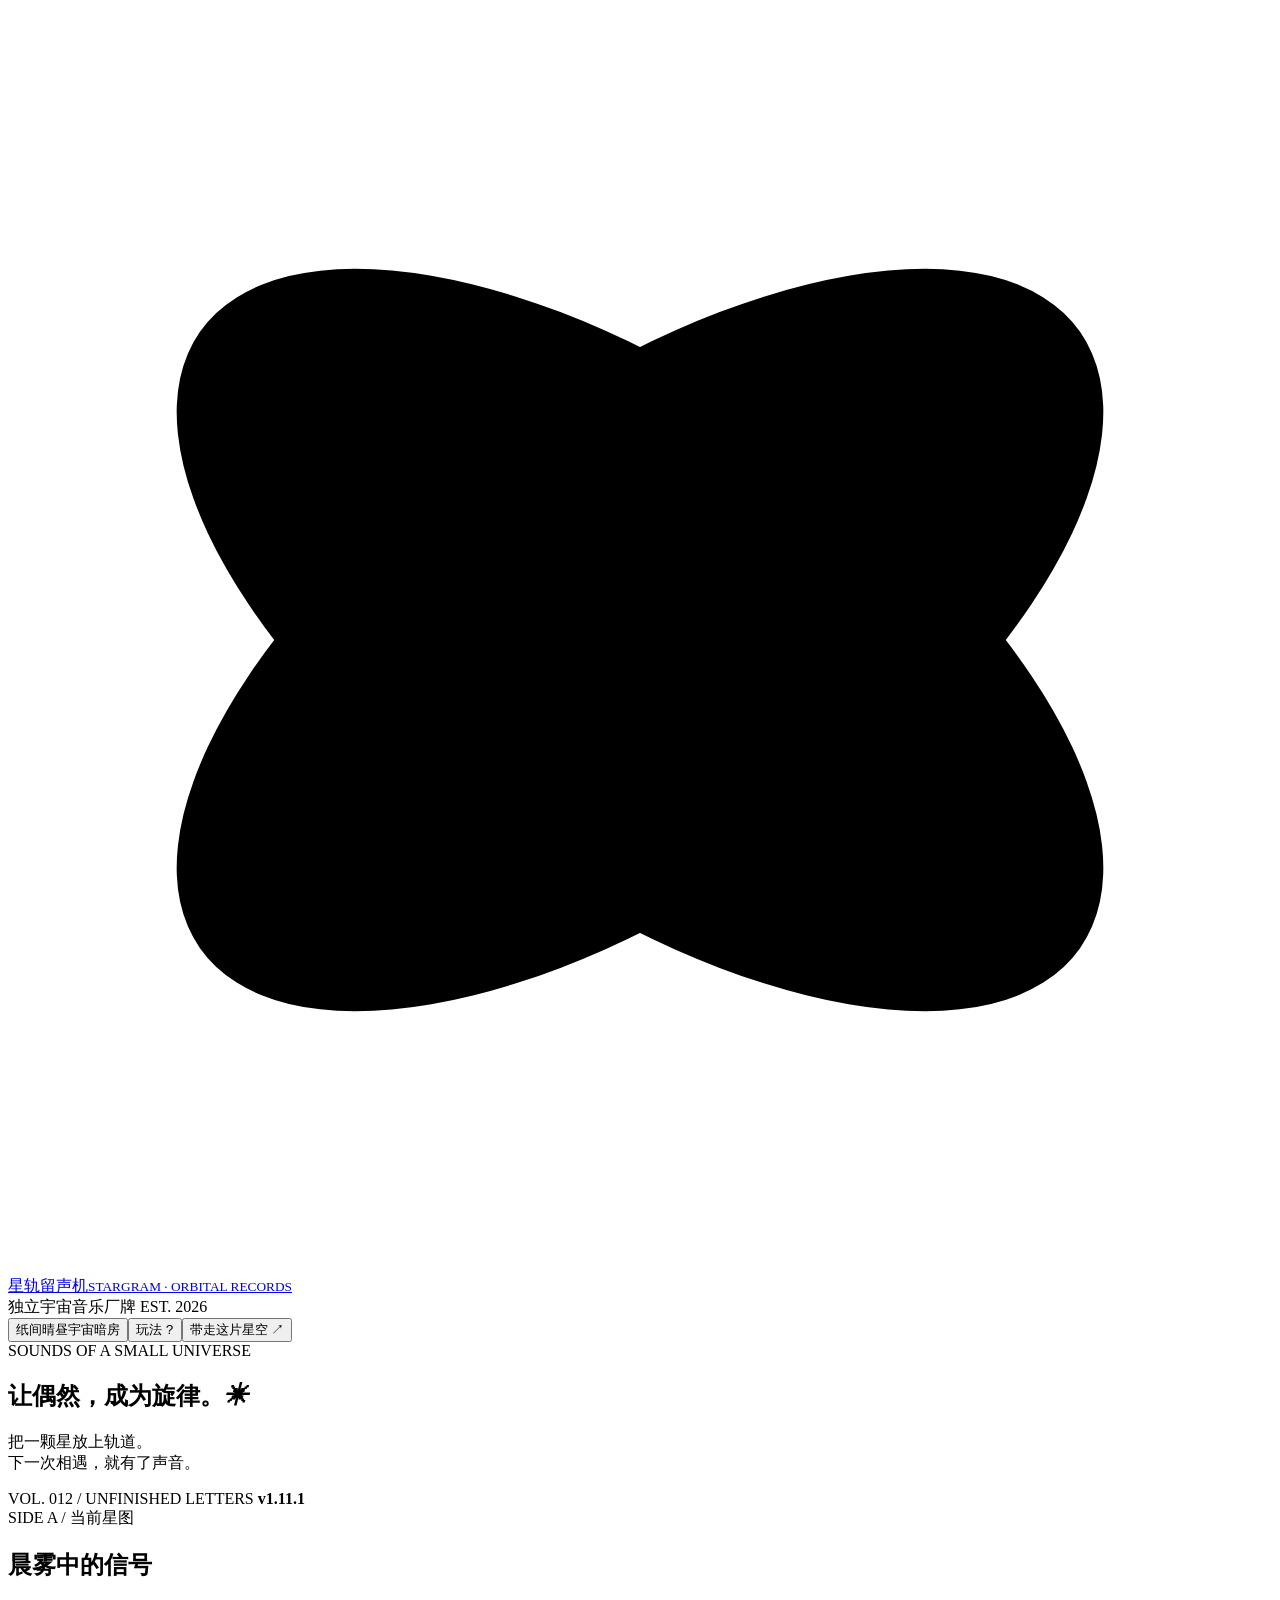
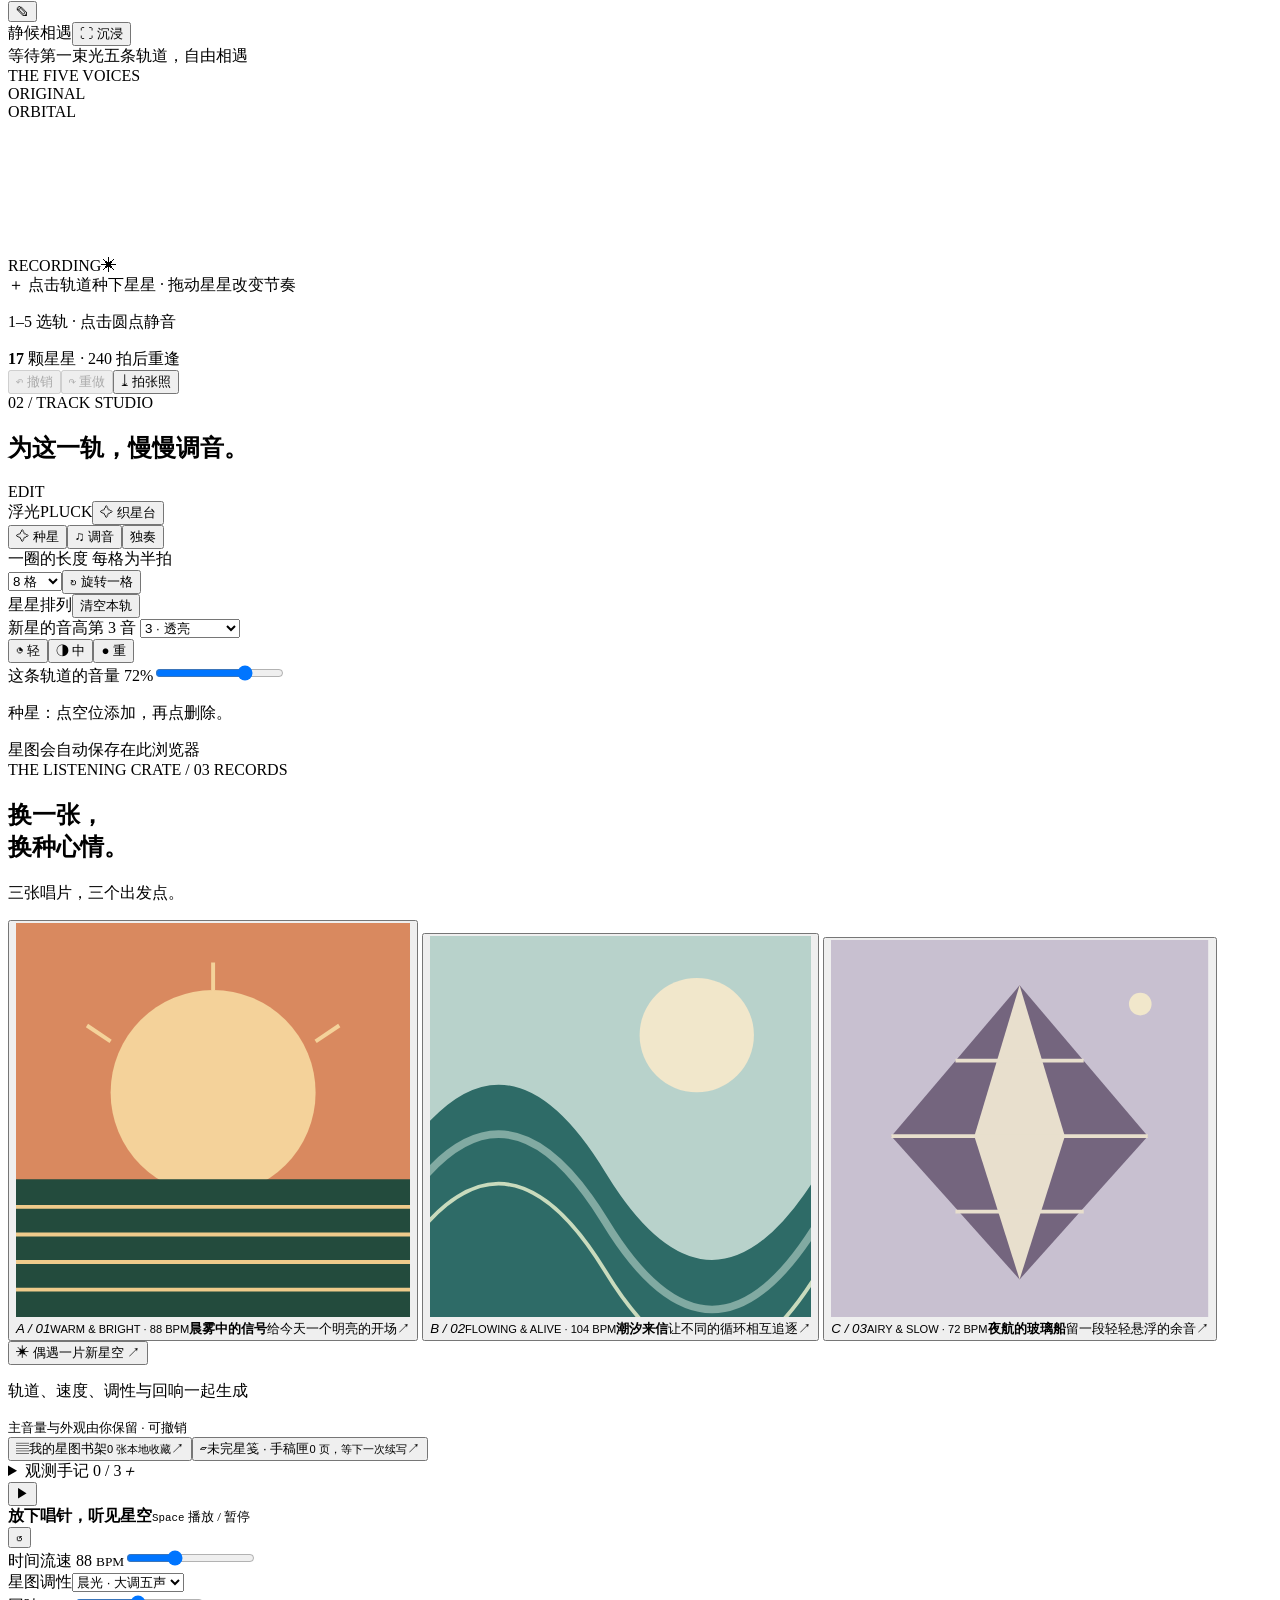
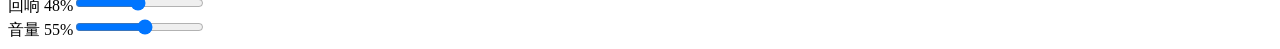
<file: src/index.html>
<!doctype html>
<html lang="zh-CN">
<head>
  <meta charset="UTF-8">
  <meta name="viewport" content="width=device-width, initial-scale=1.0">
  <meta name="theme-color" content="#f2efe6">
  <meta name="description" content="点亮星星，让轨道替你作曲。一台可以离线使用的星空音乐玩具。">
  <title>星轨留声机 · STARGRAM</title>
  <!-- APPEARANCE -->
  <script>try { AstroAppearance.applyTo(document.documentElement, AstroAppearance.read(localStorage).value); } catch { AstroAppearance.applyTo(document.documentElement, AstroAppearance.preset()); }</script>
  <!-- STYLE -->
</head>
<body>
  <header class="masthead">
    <a class="brand" href="#" aria-label="星轨留声机首页"><svg viewBox="0 0 40 40" aria-hidden="true"><ellipse cx="20" cy="20" rx="17" ry="8" transform="rotate(-35 20 20)"/><ellipse cx="20" cy="20" rx="17" ry="8" transform="rotate(35 20 20)"/><circle cx="20" cy="20" r="3"/></svg><span>星轨留声机<small>STARGRAM · ORBITAL RECORDS</small></span></a>
    <div class="header-note">独立宇宙音乐厂牌 <span>EST. 2026</span></div>
    <nav class="header-actions" aria-label="作品操作"><button id="themeBtn" class="theme-launch" aria-haspopup="dialog"><i aria-hidden="true"></i><span id="themeName">纸间晴昼</span><span class="theme-launch-label">宇宙暗房</span></button><button id="helpBtn" class="quiet">玩法 <kbd>?</kbd></button><button id="exportBtn" class="outline">带走这片星空 <span>↗</span></button></nav>
  </header>
  <section class="studio-intro" aria-label="星际唱片室">
    <div><div class="eyebrow">SOUNDS OF A SMALL UNIVERSE</div><h1>让偶然，<span>成为旋律。</span><i aria-hidden="true">✳</i></h1></div>
    <div class="studio-note"><p>把一颗星放上轨道。<br>下一次相遇，就有了声音。</p><div class="edition">VOL. 012 / UNFINISHED LETTERS <b>v1.11.1</b></div></div>
  </section>
  <main class="workspace">
    <section class="observatory" aria-label="互动星图">
      <div class="stage-heading"><div><div class="eyebrow">SIDE A / 当前星图</div><div class="scene-title-row"><h2 id="sceneTitle">晨雾中的信号</h2><button id="renameBtn" aria-label="为星图命名" title="为星图命名">✎</button></div></div><div class="stage-actions"><span class="live-label" id="liveLabel">静候相遇</span><button id="immerseBtn" class="tiny" aria-pressed="false">⛶ 沉浸</button></div></div>
      <div class="performance-line"><span id="beatReadout">等待第一束光</span><span id="noteReadout">五条轨道，自由相遇</span></div>
      <aside class="stage-voices" aria-label="五条声部"><div class="eyebrow">THE FIVE VOICES</div><div id="tracks" class="tracks" aria-label="选择音轨"></div></aside>
      <span class="record-stamp" aria-hidden="true">ORIGINAL<br>ORBITAL<br>RECORDING<span>✳</span></span>
      <canvas id="universe" tabindex="0" aria-label="互动星图：点击轨道添加或删除音符，拖动星星移动；也可使用右侧音符编辑器。"></canvas>
      <div class="stage-footer"><div class="stage-instructions"><div class="stage-hint" id="stageHint"><span>＋</span> 点击轨道种下星星 · 拖动星星改变节奏</div><p class="stage-shortcuts">1–5 选轨 · 点击圆点静音</p></div><div class="stage-bottom"><span><b id="noteCount">17</b> 颗星星 <i>·</i> <span id="cycleLabel">240 拍后重逢</span></span><div class="stage-history"><button id="undoBtn" class="tiny" title="撤销 Ctrl+Z" disabled>↶ 撤销</button><button id="redoBtn" class="tiny" title="重做 Ctrl+Shift+Z" disabled>↷ 重做</button><button id="captureBtn" class="tiny" title="保存星图明信片">⤓ 拍张照</button></div></div></div>
      <div class="canvas-tooltip" id="tooltip" hidden></div>
    </section>
    <aside class="inspector">
      <div class="inspector-body">
      <div class="eyebrow">02 / TRACK STUDIO</div>
      <div class="inspector-title"><h2>为这一轨，慢慢调音。</h2><span>EDIT</span></div>
      <section class="orbit-editor" aria-label="选中轨道的设置">
        <div class="editor-heading"><span id="selectedName">浮光</span><span id="selectedVoice" class="editor-voice">PLUCK</span><button id="loomBtn" class="loom-launch" title="从当前轨道起笔，写一份旋律手稿">✧ 织星台</button></div>
        <div class="edit-modes" role="group" aria-label="星星编辑方式"><button data-mode="plant" class="active" aria-pressed="true">✧ 种星</button><button data-mode="tune" aria-pressed="false">♫ 调音</button><button id="soloBtn" aria-pressed="false" title="只听这条轨道">独奏</button></div>
        <label class="control-label" for="lengthSelect">一圈的长度 <span>每格为半拍</span></label>
        <div class="orbit-settings"><select id="lengthSelect" aria-label="轨道长度"><option value="8">8 格</option><option value="12">12 格</option><option value="16">16 格</option><option value="20">20 格</option><option value="24">24 格</option></select><button id="rotateBtn" class="outline" title="让这条轨道的所有音符晚一格响起">↻ 旋转一格</button></div>
        <div class="control-label"><span>星星排列</span><button id="clearBtn" class="text-button">清空本轨</button></div>
        <div id="steps" class="steps" aria-label="逐格音符编辑器"></div>
        <label class="control-label" for="pitchSelect"><span id="pitchContext">新星的音高</span><span id="pitchLabel">第 3 音</span></label>
        <select id="pitchSelect" aria-label="新音符音高"><option value="0">1 · 低处的光</option><option value="1">2 · 向上一步</option><option value="2" selected>3 · 透亮</option><option value="3">4 · 远一点</option><option value="4">5 · 天际线</option><option value="5">6 · 高八度</option><option value="6">7 · 微光</option><option value="7">8 · 星尘</option><option value="8">9 · 云端</option><option value="9">10 · 最远的星</option></select>
        <div class="accent-control" role="group" aria-label="音符力度"><button data-accent="0.55" aria-pressed="false">◔ 轻</button><button data-accent="1" class="active" aria-pressed="true">◑ 中</button><button data-accent="1.35" aria-pressed="false">● 重</button></div>
        <label class="control-label" for="trackGain">这条轨道的音量 <output id="trackGainValue">72%</output></label><input id="trackGain" type="range" min="0" max="100" value="72">
        <p class="editor-tip" id="editTip">种星：点空位添加，再点删除。</p>
      </section>
      </div>
      <div class="save-note"><span class="status-dot"></span><span id="saveStatus">星图会自动保存在此浏览器</span></div>
    </aside>
    <aside class="library">
      <div class="library-heading"><div class="eyebrow">THE LISTENING CRATE / 03 RECORDS</div><h2>换一张，<br>换种心情。</h2><p>三张唱片，三个出发点。</p></div>
      <div class="presets" aria-label="预设星图">
        <button class="preset active" data-preset="dawn"><span class="preset-art dawn" aria-hidden="true"><svg viewBox="0 0 100 100"><path fill="#d9895f" d="M0 0h100v100H0z"/><circle cx="50" cy="43" r="26" fill="#f4d29a"/><path d="M0 65h100v35H0z" fill="#234b3d"/><path d="M0 72h100M0 79h100M0 86h100M0 93h100" stroke="#efcb8b" stroke-width="1"/><path d="M50 10v7m-32 9 6 4m58-4-6 4" stroke="#f4d29a"/></svg><em>A / 01</em></span><span><small>WARM & BRIGHT · 88 BPM</small><strong>晨雾中的信号</strong><span class="preset-caption">给今天一个明亮的开场</span></span><span class="preset-arrow">↗</span></button>
        <button class="preset" data-preset="tide"><span class="preset-art tide" aria-hidden="true"><svg viewBox="0 0 100 100"><path fill="#b8d2cb" d="M0 0h100v100H0z"/><circle cx="70" cy="26" r="15" fill="#f1e7cb"/><path d="M-10 62Q18 16 46 62T102 62v44H-10" fill="#2e6b67"/><path d="M-10 75Q18 29 46 75T102 75" fill="none" stroke="#81aaa2" stroke-width="2"/><path d="M-10 88Q18 42 46 88T102 88" fill="none" stroke="#c9dbbd" stroke-width="1"/></svg><em>B / 02</em></span><span><small>FLOWING & ALIVE · 104 BPM</small><strong>潮汐来信</strong><span class="preset-caption">让不同的循环相互追逐</span></span><span class="preset-arrow">↗</span></button>
        <button class="preset" data-preset="glass"><span class="preset-art glass" aria-hidden="true"><svg viewBox="0 0 100 100"><path fill="#c8c0d0" d="M0 0h100v100H0z"/><path d="m50 12 34 40-34 38-34-38Z" fill="#74657e"/><path d="m50 12 12 40-12 38-12-38Z" fill="#e8dfcd"/><path d="M16 52h68M33 32h34M33 72h34" stroke="#e8dfcd" fill="none" stroke-width="1"/><circle cx="82" cy="17" r="3" fill="#f1e7cb"/></svg><em>C / 03</em></span><span><small>AIRY & SLOW · 72 BPM</small><strong>夜航的玻璃船</strong><span class="preset-caption">留一段轻轻悬浮的余音</span></span><span class="preset-arrow">↗</span></button>
      </div>
      <div class="library-actions"><div class="wander-launch"><button id="randomBtn" class="random-button"><span>✳</span> 偶遇一片新星空 <span>↗</span></button><p id="randomStatus" class="wander-status" role="status">轨道、速度、调性与回响一起生成</p><small class="wander-volume">主音量与外观由你保留 · 可撤销</small></div><button id="shelfBtn" class="shelf-button"><span>▤</span><span>我的星图书架<small id="shelfCount">0 张本地收藏</small></span><span>↗</span></button><button id="draftsBtn" class="shelf-button draft-launch"><span>▱</span><span>未完星笺 · 手稿匣<small id="draftCount">0 页，等下一次续写</small></span><span>↗</span></button></div>
      <details class="field-notes"><summary>观测手记 <span id="discoveryCount">0 / 3</span><i>＋</i></summary><div class="discoveries"><div class="discovery" data-discovery="plant"><span>01</span> 亲手点亮一颗星星 <b>○</b></div><div class="discovery" data-discovery="orbit"><span>02</span> 改变一次轨道周期 <b>○</b></div><div class="discovery" data-discovery="listen"><span>03</span> 听见三十二次相遇 <b>○</b></div></div><p id="discoveryMessage">不必懂乐理，只需要一点好奇心。</p></details>
    </aside>
  </main>
  <footer class="transport">
    <div class="playback"><button id="playBtn" class="play-button" aria-label="开始演奏"><span id="playIcon">▶</span></button><div class="play-copy"><strong id="playText">放下唱针，听见星空</strong><small><kbd>Space</kbd> 播放 / 暂停</small></div><button id="restartBtn" class="restart" aria-label="从头演奏" title="从头演奏">↺</button></div>
    <div class="tempo-control"><label for="tempo">时间流速 <output id="tempoValue">88 <small>BPM</small></output></label><input id="tempo" type="range" min="48" max="160" value="88"></div>
    <div class="scale-control"><label for="scaleSelect">星图调性</label><select id="scaleSelect"><option value="dawn">晨光 · 大调五声</option><option value="tide">浮潮 · 小调五声</option><option value="glass">琉璃 · 悬浮音阶</option></select></div>
    <div class="space-control"><label for="space">回响 <output id="spaceValue">48%</output></label><input id="space" type="range" min="0" max="100" value="48"></div>
    <div class="volume-control"><label for="volume">音量 <output id="volumeValue">55%</output></label><input id="volume" type="range" min="0" max="100" value="55"></div>
  </footer>
  <div id="toast" class="toast" role="status" aria-live="polite"></div>
  <dialog id="themeDialog" class="theme-dialog darkroom" aria-labelledby="themeTitle">
    <button class="dialog-close" data-close aria-label="关闭宇宙暗房"><svg viewBox="0 0 24 24" width="18" height="18" aria-hidden="true" focusable="false"><path d="M4 4 20 20M20 4 4 20" fill="none" stroke="currentColor" stroke-width="1.8" stroke-linecap="round"/></svg></button>
    <div class="eyebrow">THE COSMIC DARKROOM / 宇宙暗房</div><div class="darkroom-title"><h2 id="themeTitle">把宇宙，调成你的颜色。</h2><span>06 × 05 × 04 × 03<br><b>360</b> 种相遇</span></div>
    <p class="dialog-intro">选一张天幕，滤一束光，再为它刻上纹样和字迹。</p>
    <div class="darkroom-layout">
      <section class="darkroom-preview" aria-label="实时观测样片"><div class="darkroom-view"><span class="preview-corner">LIVE PRINT / 当前星图</span><canvas id="darkroomCanvas" width="800" height="600" aria-label="当前外观的星图实时预览"></canvas></div><p id="recipeTypeSample" class="recipe-type-sample">让偶然，成为旋律。</p><p id="darkroomCaption" class="darkroom-caption"></p><div class="recipe-number"><label for="recipeCode">观测配方</label><input id="recipeCode" readonly aria-label="当前观测配方编号"><button id="recipeCopy" class="text-button">复制编号 ↗</button></div><div class="darkroom-tools"><button id="appearanceUndo" disabled>↶ 退一步</button><button id="appearanceRestore">回到进来时</button><button id="appearanceShuffle">✳ 偶遇一束光</button></div><p class="darkroom-footnote">色彩与形态取意于天文影像，经过艺术演绎。</p></section>
      <section class="darkroom-controls" aria-label="组合你的外观"><div class="appearance-tabs" role="tablist" aria-label="外观层次"><button id="tab-sky" data-appearance-tab="sky" role="tab" aria-controls="appearance-sky" aria-selected="true">01 天幕 <small>6</small></button><button id="tab-spectrum" data-appearance-tab="spectrum" role="tab" aria-controls="appearance-spectrum" aria-selected="false" tabindex="-1">02 光谱 <small>5</small></button><button id="tab-disc" data-appearance-tab="disc" role="tab" aria-controls="appearance-disc" aria-selected="false" tabindex="-1">03 星盘 <small>4</small></button><button id="tab-type" data-appearance-tab="type" role="tab" aria-controls="appearance-type" aria-selected="false" tabindex="-1">04 字样 <small>3</small></button></div>
        <div class="appearance-description"><strong id="partName"></strong><p id="partDescription"></p></div>
        <div id="appearance-sky" class="recipe-options sky-options" role="tabpanel" aria-labelledby="tab-sky"></div><div id="appearance-spectrum" class="recipe-options" role="tabpanel" aria-labelledby="tab-spectrum" hidden></div><div id="appearance-disc" class="recipe-options" role="tabpanel" aria-labelledby="tab-disc" hidden></div><div id="appearance-type" class="recipe-options" role="tabpanel" aria-labelledby="tab-type" hidden></div>
        <details class="recipe-starts"><summary>从一份观测配方开始 <span>6</span></summary><div id="recipePresets" class="recipe-presets"></div></details>
        <details class="recipe-import"><summary>收到一束光？读入配方 ↗</summary><form id="recipeImportForm"><label for="recipeInput">粘贴朋友的配方编号</label><div><input id="recipeInput" type="text" maxlength="24" placeholder="SG1-4131" autocomplete="off" spellcheck="false"><button class="outline" type="submit">读入</button></div></form></details>
      </section>
    </div><div class="darkroom-footer"><p id="themeStatus" role="status" aria-live="polite"></p><button class="primary" data-close>把这束光留在星图里 ↗</button></div>
  </dialog>
  <dialog id="loomDialog" class="loom-dialog" aria-labelledby="loomTitle">
    <button class="dialog-close" data-close aria-label="关闭织星台"><svg viewBox="0 0 24 24" width="18" height="18" aria-hidden="true" focusable="false"><path d="M4 4 20 20M20 4 4 20" fill="none" stroke="currentColor" stroke-width="1.8" stroke-linecap="round"/></svg></button>
    <div class="loom-scroll">
    <div class="eyebrow">ECHO MANUSCRIPT / 回声手稿</div>
    <h2 id="loomTitle">从这一圈，写向下一圈。</h2>
    <p class="dialog-intro">原轨留在这里，手稿可以慢慢改。听过，再决定留下哪一圈。</p><p class="loom-notice" id="manuscriptNotice">已抄下当前轨道。原轨还没有改变。</p>
    <div class="loom-layout">
      <section class="loom-paper" aria-label="旋律草稿">
        <div class="loom-paper-header"><span id="loomTrackLabel">03 / 浮光</span><span id="loomViewLabel">手稿预览</span></div>
        <div class="loom-audition"><div class="loom-listen-pair"><button id="loomOriginalListen" class="outline">A · 听原轨</button><button id="loomListen" class="outline">B · 听手稿</button></div><div><span id="loomAudioStatus" role="status" aria-live="polite">只听这条轨道 · 沿用当前音量与回响</span><small id="loomPosition">草稿还没有改变原星图</small></div></div>
        <canvas id="loomCanvas" width="720" height="720" aria-label="织星草稿预览，内圈音低，外圈音高"></canvas>
        <div class="loom-paper-caption"><span>内圈音低，外圈音高</span><span id="loomDraftMeta">5 颗星 / 16 格</span></div>
        <div id="loomPhrase" class="loom-phrase" aria-label="草稿的音符序列"></div>
        <div class="manuscript-keep"><span class="eyebrow">A LETTER FOR TOMORROW</span><p>写到一半，也可以先留下。</p><div><button id="manuscriptSave" class="outline">存一页手稿 ↗</button><button id="manuscriptVault" class="text-button">打开手稿匣</button></div><small id="manuscriptKeepStatus">存入手稿匣后，刷新也能取回。</small></div>
      </section>
      <div class="loom-workspace">
        <section class="manuscript-sheet" aria-label="编辑旋律手稿">
          <div class="manuscript-heading"><div><span class="eyebrow">THE SCORE PAPER / 可编辑星谱</span><h3>在星谱纸上，写一点变化。</h3></div><span id="manuscriptBadge">原轨副本</span></div>
          <div class="manuscript-toolbar"><label for="loomLength">手稿一圈</label><select id="loomLength" aria-label="手稿周期"><option value="8">8 格</option><option value="12">12 格</option><option value="16">16 格</option><option value="20">20 格</option><option value="24">24 格</option></select><span id="manuscriptDiff"></span></div>
          <div class="score-scroll" tabindex="-1"><div id="manuscriptGrid" class="manuscript-grid" role="grid" aria-label="手稿星谱，左右是时间，上下是音高" aria-rowcount="11"></div></div>
          <p id="manuscriptGhostHint" class="score-hint"></p>
          <section class="phrase-desk" aria-labelledby="phraseTitle">
            <div class="phrase-heading"><div><span class="eyebrow">PHRASE CUTOUTS / 星句剪影</span><h4 id="phraseTitle">让这一句，换个方向。</h4></div><div class="phrase-range-tools"><button id="phraseAll" class="text-button">圈选整轨</button><button id="phraseCancel" class="text-button" disabled>取消圈选</button></div></div>
            <div class="phrase-strip"><svg id="phraseContour" viewBox="0 0 320 56" aria-hidden="true"></svg><span id="phraseRange">尚未圈选</span></div>
            <p id="phraseHint" class="phrase-hint">点谱纸上方的格号选起点，再点终点；也可 Shift + 方向键圈选。</p>
            <div class="phrase-actions" role="group" aria-label="选中片段的变换">
              <button data-phrase="up"><span aria-hidden="true">↗</span>升一音</button><button data-phrase="down"><span aria-hidden="true">↘</span>降一音</button><button data-phrase="reverse"><span aria-hidden="true">⇄</span>反转音序</button><button data-phrase="invert"><span aria-hidden="true">↕</span>高低倒影</button>
              <button data-phrase="earlier"><span aria-hidden="true">←</span>提前一格</button><button data-phrase="later"><span aria-hidden="true">→</span>推后一格</button><button data-phrase="repeat"><span aria-hidden="true">＋</span>接到后一句</button><button data-phrase="erase"><span aria-hidden="true">·</span>擦掉这句</button>
            </div>
            <p id="phraseStatus" class="phrase-status" role="status" aria-live="polite">只改圈出的手稿 · 每次变换都可撤回</p>
          </section>
          <div class="manuscript-expression"><span id="manuscriptSelection">第 1 格</span><div role="group" aria-label="手稿音符力度"><button data-manuscript-accent="0.55">◔ 轻</button><button data-manuscript-accent="1">◑ 中</button><button data-manuscript-accent="1.35">● 重</button></div></div>
          <div class="manuscript-tools"><button id="manuscriptUndo" disabled>↶ 撤回</button><button id="manuscriptRedo" disabled>↷ 重做</button><button id="loomRotate">↗ 错开一格</button><button id="manuscriptReset">抄回原轨</button><button id="manuscriptClear">留一张空白</button></div>
        </section>
        <details id="loomGenerator" class="loom-generator"><summary>✧ 织一个新念头 <small>在当前手稿上试一份新候选</small></summary><div class="loom-controls">
        <div class="loom-section"><span>01</span><strong>留多少次相遇</strong></div>

        <label class="control-label" for="loomCount">星星数量 <output id="loomCountValue">5 颗</output></label><input id="loomCount" type="range" min="1" max="16" value="5">
        <p class="loom-hint">以下选项在点「织出候选」后生效。</p>
        <div class="loom-section"><span>02</span><strong>让旋律往哪里走</strong></div>
        <div class="loom-shapes" role="group" aria-label="旋律走向">
          <button data-shape="arc" aria-pressed="true"><svg viewBox="0 0 60 26" aria-hidden="true"><path d="m4 21 13-10 13-7 13 7 13 10"/></svg>回旋</button>
          <button data-shape="rise" aria-pressed="false"><svg viewBox="0 0 60 26" aria-hidden="true"><path d="m4 22 13-5 13-5 13-5 13-4"/></svg>升起</button>
          <button data-shape="fall" aria-pressed="false"><svg viewBox="0 0 60 26" aria-hidden="true"><path d="m4 3 13 4 13 5 13 5 13 5"/></svg>落下</button>
          <button data-shape="wander" aria-pressed="false"><svg viewBox="0 0 60 26" aria-hidden="true"><path d="m4 16 13-11 13 16 13-12 13 5"/></svg>漫游</button>
        </div>
        <label class="control-label" for="loomRegister">音区</label><select id="loomRegister"><option value="0">低处的星光 · 第 1–5 音</option><option value="5">高一层的星光 · 第 6–10 音</option></select>
        <label class="loom-dynamics"><input id="loomDynamics" type="checkbox" checked><span>让新候选轻重呼吸<small>第一颗更亮，最后一颗轻轻落下</small></span></label>
        <button id="loomAgain" class="primary wide">✧ 织出候选</button>
        </div></details>
      </div>
    </div>
    </div>
    <div class="loom-footer"><p>刷新前，可先「存一页手稿」留到下次。<br>种回这条轨道才改变作品，仍可一次撤销。</p><button id="loomApply" class="primary">把手稿种回这条轨道 <span>↗</span></button></div>
  </dialog>
  <dialog id="draftDialog" class="draft-dialog" aria-labelledby="draftTitle">
    <button class="dialog-close" data-close aria-label="关闭手稿匣"><svg viewBox="0 0 24 24" width="18" height="18" aria-hidden="true" focusable="false"><path d="M4 4 20 20M20 4 4 20" fill="none" stroke="currentColor" stroke-width="1.8" stroke-linecap="round"/></svg></button>
    <header class="draft-head"><div class="eyebrow">UNFINISHED LETTERS / 未完星笺</div><h2 id="draftTitle">留给下一次相遇的你。</h2><p>原轨、手稿，以及它出发的那片星空，一起留在这里。</p><div class="draft-tabs" role="group" aria-label="手稿匣操作"><button id="draftBrowseTab" aria-pressed="true">翻开手稿匣 <span id="draftTotal">0 / 12</span></button><button id="draftSaveTab" aria-pressed="false">存当前手稿</button></div></header>
    <div class="draft-scroll">
      <section id="draftSavePane" class="draft-save-pane" hidden>
        <div class="draft-save-copy"><span class="eyebrow">ONE PAGE, STILL BECOMING</span><h3>还没写完，也值得保存。</h3><p id="draftSaveSummary"></p><div id="draftSavePreview"></div></div>
        <form id="draftSaveForm"><label for="draftName">给这一页取个名字</label><input id="draftName" type="text" maxlength="60" required autocomplete="off"><p>保存稿面和原星图，不保存选区、撤回历史或试听。工作台保持原样。</p><div class="draft-save-actions"><button id="draftSaveSubmit" class="primary" type="submit">存进手稿匣</button><button id="draftSaveAs" class="outline" type="button" hidden>另存一页</button><button id="draftSaveFile" class="text-button" type="button">另存手稿文件 ↓</button></div></form>
      </section>
      <section id="draftBrowsePane">
        <div class="draft-toolbar"><span id="draftSummary">12页以内的小小抽屉</span><button id="draftImport" class="text-button">读入手稿文件 ↗</button><input id="draftImportFile" type="file" accept=".json,application/json" hidden></div>
        <div id="draftUndo" class="draft-undo" hidden><span>刚才移出的一页，还可以回来。</span><button id="draftRestore" class="text-button">撤销移出</button></div>
        <div class="draft-layout"><div id="draftList" class="draft-list" aria-label="已保存的手稿"></div><section id="draftDetail" class="draft-detail" aria-label="手稿预览"><div id="draftPreview"></div><div id="draftDetailActions" hidden><p class="draft-return-note">取回会把工作台换成原星图，再打开手稿，主星图可一次撤销。当前未入匣的页面手稿会结束。主音量和外观保留，不自动播放。</p><button id="draftTake" class="primary wide">取回原星图，继续写 ↗</button><button id="draftImportSave" class="primary wide" hidden>把这页收入手稿匣</button><div class="draft-detail-tools"><button id="draftExport" class="text-button">另存手稿文件 ↓</button><button id="draftRemove" class="text-button">移出这一页</button></div></div></section></div>
      </section>
    </div><footer class="draft-foot"><p id="draftStatus" role="status" aria-live="polite">只留在此浏览器。重要的一页，也可以另存手稿文件带走。</p></footer>
  </dialog>
  <dialog id="renameDialog"><button class="dialog-close" data-close aria-label="关闭命名"><svg viewBox="0 0 24 24" width="18" height="18" aria-hidden="true" focusable="false"><path d="M4 4 20 20M20 4 4 20" fill="none" stroke="currentColor" stroke-width="1.8" stroke-linecap="round"/></svg></button><div class="eyebrow">NAME THIS LITTLE UNIVERSE</div><h2>给这片星空一个名字。</h2><form id="renameForm"><label class="control-label" for="titleInput">星图名称 <span>最多 60 字</span></label><input id="titleInput" type="text" maxlength="60" required autocomplete="off"><button class="primary wide" type="submit">保存名字</button></form></dialog>
  <dialog id="shelfDialog" class="shelf-dialog"><button class="dialog-close" data-close aria-label="关闭星图书架"><svg viewBox="0 0 24 24" width="18" height="18" aria-hidden="true" focusable="false"><path d="M4 4 20 20M20 4 4 20" fill="none" stroke="currentColor" stroke-width="1.8" stroke-linecap="round"/></svg></button><div class="eyebrow">YOUR PRIVATE PRESSING / 24 RECORDS</div><h2>把喜欢的偶然，收进书架。</h2><p class="dialog-intro">每一张都是独立快照。随时回来看，继续拨动它的星星。</p><form id="shelfForm" class="shelf-save"><label for="shelfTitle" class="control-label">这次相遇的名字</label><div><input id="shelfTitle" type="text" maxlength="60" required autocomplete="off"><button class="primary" type="submit">收藏当前星图</button></div></form><div class="shelf-meta"><span id="shelfSummary">0 / 24 张星图</span><span>仅保存在此浏览器 · 可另存 JSON</span></div><div id="shelfFeedback" class="shelf-feedback" role="status" aria-live="polite"></div><div id="shelfUndo" class="shelf-undo" hidden><span>一张星图已移出书架</span><button id="restoreShelfBtn" class="text-button">撤销移除</button></div><div id="shelfGrid" class="shelf-grid"></div></dialog>
  <dialog id="helpDialog"><button class="dialog-close" data-close aria-label="关闭玩法"><svg viewBox="0 0 24 24" width="18" height="18" aria-hidden="true" focusable="false"><path d="M4 4 20 20M20 4 4 20" fill="none" stroke="currentColor" stroke-width="1.8" stroke-linecap="round"/></svg></button><div class="eyebrow">A SMALL GUIDE TO YOUR UNIVERSE</div><h2>这片星空，由你来调音。</h2><p class="dialog-intro">每一圈都是一条旋律。彗星与星星相遇，声音就会发生。</p><ol class="guide"><li><b>先听，再动手。</b>点击播放，或者按空格。选一张喜欢的星图作起点。</li><li><b>把音符种在轨道上。</b>点击空位添加，再点一次删除。拖到另一个位置改变时机，拖到另一圈改变音色。右击星星可升高音高。切到「调音」可选中星星改音高、轻重；Shift+点击可快速改变力度。也可以打开「织星台」，从当前轨道抄下一张星谱纸，点格子改音高与轻重，用 A/B 分别听原轨与手稿。想找新旋律时，展开「织一个新念头」，再按「织出候选」；喜欢后种回本轨。关窗可在本次页面接着写；存入“未完星笺”后，刷新也能取回。</li><li><b>让循环错开。</b>选中一条轨道，把一圈从 16 格改成 12 格。相同音符会在下一圈遇到不同的伙伴。</li><li><b>留下属于你的偶然。</b>给星图命名，收藏进自己的星图书架；也可以导出 WAV、MIDI 和保留全部设置的星图文件。</li></ol><div class="shortcut-row"><span><kbd>Space</kbd> 播放</span><span><kbd>Ctrl Z</kbd> 撤销</span><span><kbd>Ctrl Shift Z</kbd> 重做</span><span><kbd>1–5</kbd> 选轨</span><span><kbd>?</kbd> 玩法</span></div><p class="fine-print">完全离线 · 无账号 · 无上传 · 所有声音在本机合成<br>切到其他标签页会自动暂停。浏览器首次播放需要你点击一下。</p><button class="primary wide" data-close>知道了，去种星星</button></dialog>
  <dialog id="exportDialog"><button class="dialog-close" data-close aria-label="关闭导出"><svg viewBox="0 0 24 24" width="18" height="18" aria-hidden="true" focusable="false"><path d="M4 4 20 20M20 4 4 20" fill="none" stroke="currentColor" stroke-width="1.8" stroke-linecap="round"/></svg></button><div class="eyebrow">THE TAKEAWAY COUNTER / 留下这一刻</div><h2>把这次相遇带走。</h2><p class="dialog-intro">音乐从第一格开始导出；星图保留你现在的全部编排。</p><div class="letter-entry"><div><span class="eyebrow">INTERSTELLAR POST</span><strong>把你的星空，寄给某个人。</strong></div><button id="letterSendBtn" class="primary">寄出当前星图 ↗</button><button id="letterReadBtn" class="outline">读一封来信</button></div><div class="export-options"><button id="wavBtn"><span class="export-icon">WAV</span><span><strong>一段音乐</strong><small>WAV · 8 小节 + 混响尾音 · 44.1 kHz 立体声</small></span><b>↓</b></button><button id="midiBtn"><span class="export-icon">MIDI</span><span><strong>继续编曲</strong><small>MIDI · 五条独立音轨 · 含速度信息</small></span><b>↓</b></button><button id="jsonBtn"><span class="export-icon">MAP</span><span><strong>保存这张星图</strong><small>STARGRAM v2 · 保留音符力度、独奏与分轨音量</small></span><b>↓</b></button><button id="posterExportBtn"><span class="export-icon">PNG</span><span><strong>一张封面</strong><small>明信片 · 1600 × 1200 · 当前星图</small></span><b>↓</b></button></div><div class="import-row"><span>有一张以前保存的星图？</span><button id="importBtn" class="outline">导入星图 ↗</button><input type="file" id="importInput" accept=".json,application/json" hidden></div><p id="exportStatus" class="fine-print" aria-live="polite">文件由浏览器保存到下载位置。MIDI 音色由播放软件决定。</p></dialog>
  <dialog id="letterDialog" class="letter-dialog" aria-labelledby="letterTitle">
    <button class="dialog-close" data-close aria-label="关闭星际来信"><svg viewBox="0 0 24 24" width="18" height="18" aria-hidden="true" focusable="false"><path d="M4 4 20 20M20 4 4 20" fill="none" stroke="currentColor" stroke-width="1.8" stroke-linecap="round"/></svg></button>
    <div class="eyebrow">THE INTERSTELLAR POST / 星际来信</div>
    <h2 id="letterTitle">把这一圈，寄到另一片星空。</h2>
    <p class="dialog-intro">有些偶然，可以寄给某个人。让同一段旋律，在另一台唱片机上响起。</p>
    <div class="letter-layout">
      <section id="letterPreview" class="letter-card" aria-label="信中作品预览"></section>
      <div class="letter-writing">
        <div id="letterSend">
          <div class="letter-step">01 / 写好的这一刻</div><h3>连同这束光，一起寄出。</h3>
          <p class="letter-copy">五条轨道、每颗星星的轻重，以及你选的宇宙配方，都藏在这一封信里。</p>
          <label for="letterOutput">你的星图信笺</label><textarea id="letterOutput" rows="4" readonly spellcheck="false"></textarea>
          <p id="letterAddressHint" class="fine-print"></p>
          <div class="letter-actions"><button id="letterCopy" class="primary">复制游玩链接</button><button id="letterTry" class="outline">先拆开看看 ↗</button></div>
        </div>
        <div id="letterRead" hidden>
          <div class="letter-step">02 / 来自另一片星空</div><h3>这封信，先由你展开。</h3>
          <label for="letterInput">粘贴游玩链接或 SL1 信笺码</label><textarea id="letterInput" rows="4" maxlength="8192" spellcheck="false" placeholder="https://…/#letter=SL1.… 或 SL1.…"></textarea>
          <button id="letterParse" class="outline">展开来信</button>
          <label class="letter-choice"><input id="letterAppearance" type="checkbox" checked><span>也采用信中的宇宙配方<small>外观会单独记住；撤销乐曲时保留这束光。</small></span></label>
          <p class="letter-copy">放上唱片机后，工作台会换成信中的星图，可以一次撤销。收藏仍留在你的书架里。声音等你按下播放再开始。</p>
        </div>
        <p id="letterStatus" class="letter-status" role="status" aria-live="polite"></p>
      </div>
    </div>
    <div class="letter-footer"><span>一封信 · 一张星图 · 同一次相遇</span><button id="letterAccept" class="primary" hidden disabled>放到我的唱片机 <span>↗</span></button></div>
  </dialog>
  <!-- SCRIPTS -->
</body>
</html>
</file>
